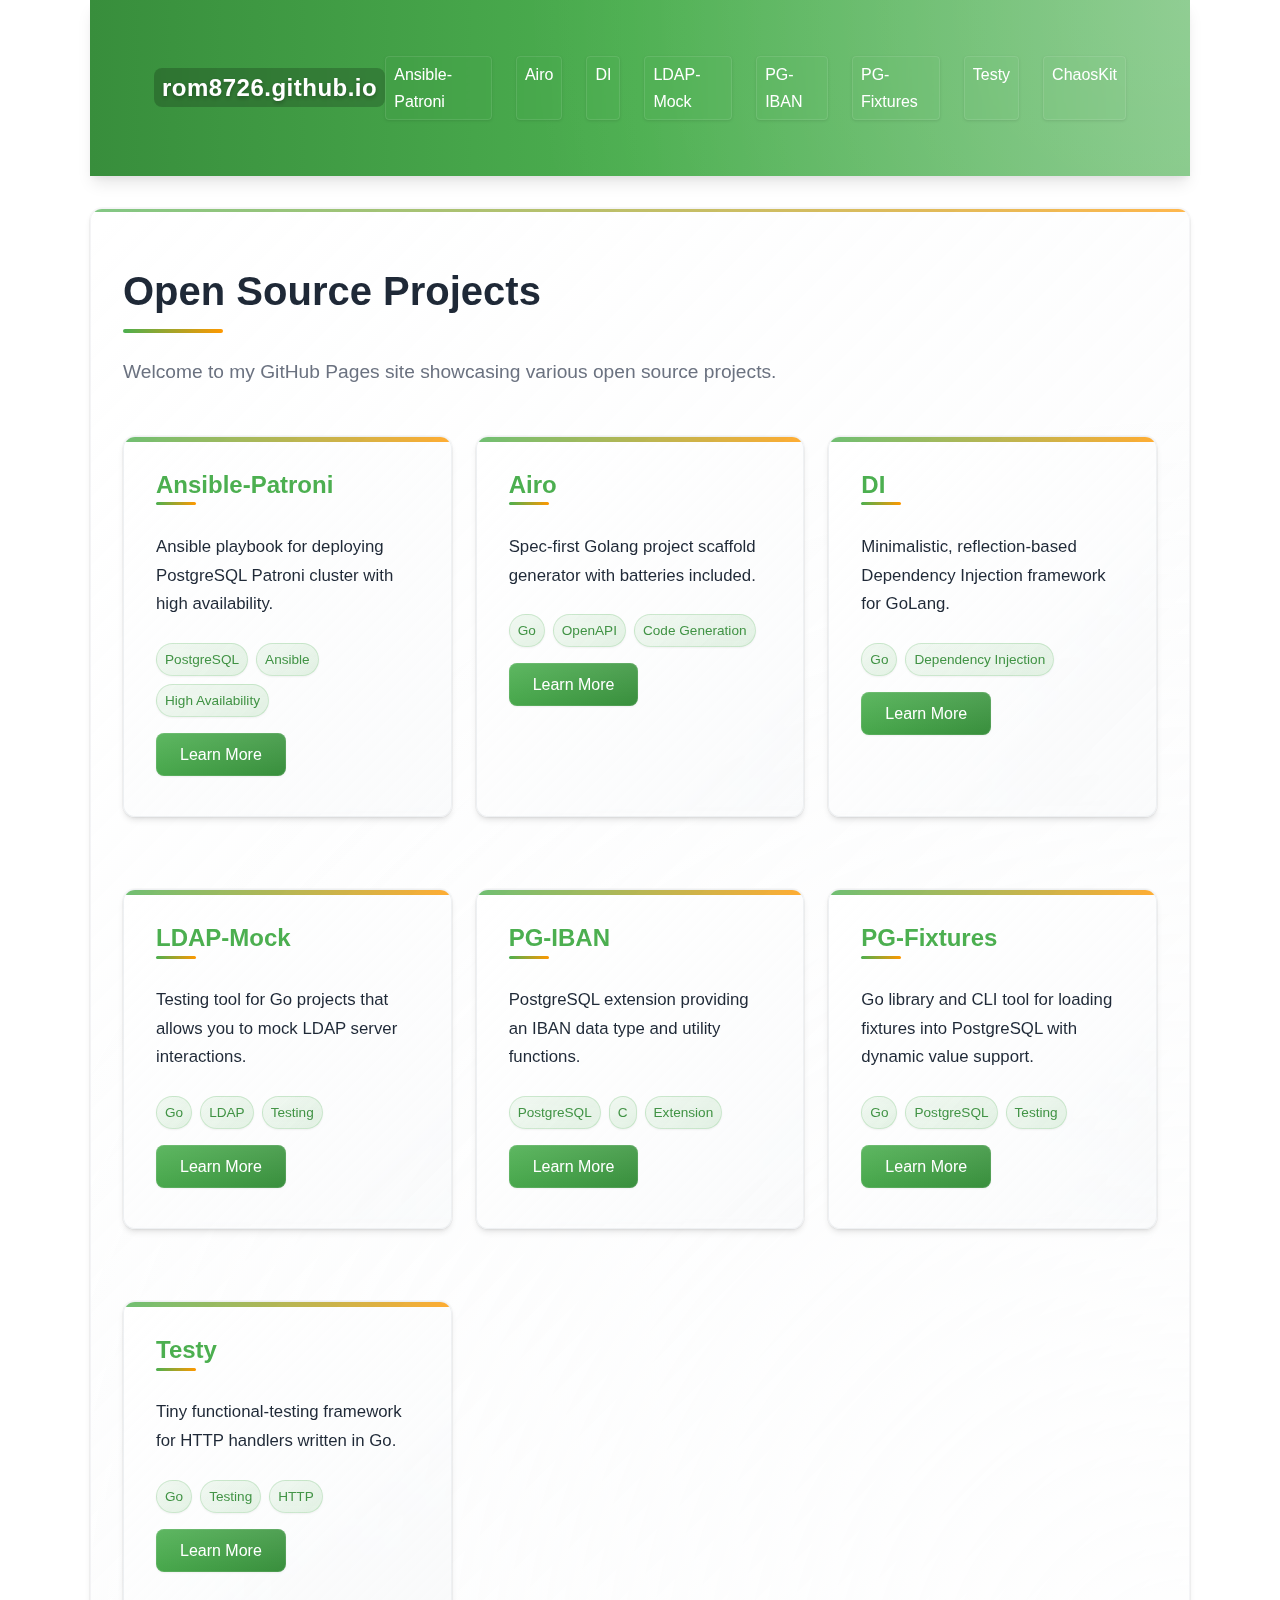
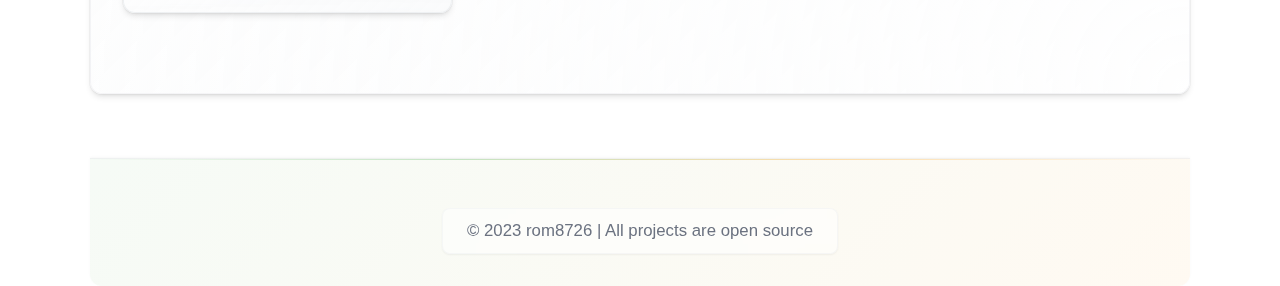
<file: index.html>
<!DOCTYPE html>
<html lang="en">

<head>
    <meta charset="UTF-8">
    <meta name="viewport" content="width=device-width, initial-scale=1.0">
    <meta name="description" content="A collection of open source projects by rom8726 including tools for Go development, PostgreSQL extensions, and DevOps utilities.">
    <link rel="icon" type="image/x-icon" href="favicon.ico">
    <title>rom8726.github.io - Open Source Projects</title>
    <link rel="stylesheet" href="styles.css">
</head>

<body>
    <header>
        <div class="container">
            <a href="index.html"><h2 class="site-title">rom8726.github.io</h2></a>
            <nav class="nav">
                <a href="ansible-patroni.html" class="nav-item">Ansible-Patroni</a>
                <a href="airo.html" class="nav-item">Airo</a>
                <a href="di.html" class="nav-item">DI</a>
                <a href="ldap_mock.html" class="nav-item">LDAP-Mock</a>
                <a href="pg_iban.html" class="nav-item">PG-IBAN</a>
                <a href="pgfixtures.html" class="nav-item">PG-Fixtures</a>
                <a href="testy.html" class="nav-item">Testy</a>
                <a href="chaoskit.html" class="nav-item">ChaosKit</a>
            </nav>
        </div>
    </header>

    <main class="container">
        <h1>Open Source Projects</h1>
        <p class="lead">Welcome to my GitHub Pages site showcasing various open source projects.</p>

        <div class="card-grid">
            <div class="card">
                <h3 class="card-title">Ansible-Patroni</h3>
                <p>Ansible playbook for deploying PostgreSQL Patroni cluster with high availability.</p>
                <div class="tags">
                    <span class="tag">PostgreSQL</span>
                    <span class="tag">Ansible</span>
                    <span class="tag">High Availability</span>
                </div>
                <a href="ansible-patroni.html" class="button">Learn More</a>
            </div>

            <div class="card">
                <h3 class="card-title">Airo</h3>
                <p>Spec-first Golang project scaffold generator with batteries included.</p>
                <div class="tags">
                    <span class="tag">Go</span>
                    <span class="tag">OpenAPI</span>
                    <span class="tag">Code Generation</span>
                </div>
                <a href="airo.html" class="button">Learn More</a>
            </div>

            <div class="card">
                <h3 class="card-title">DI</h3>
                <p>Minimalistic, reflection-based Dependency Injection framework for GoLang.</p>
                <div class="tags">
                    <span class="tag">Go</span>
                    <span class="tag">Dependency Injection</span>
                </div>
                <a href="di.html" class="button">Learn More</a>
            </div>

            <div class="card">
                <h3 class="card-title">LDAP-Mock</h3>
                <p>Testing tool for Go projects that allows you to mock LDAP server interactions.</p>
                <div class="tags">
                    <span class="tag">Go</span>
                    <span class="tag">LDAP</span>
                    <span class="tag">Testing</span>
                </div>
                <a href="ldap_mock.html" class="button">Learn More</a>
            </div>

            <div class="card">
                <h3 class="card-title">PG-IBAN</h3>
                <p>PostgreSQL extension providing an IBAN data type and utility functions.</p>
                <div class="tags">
                    <span class="tag">PostgreSQL</span>
                    <span class="tag">C</span>
                    <span class="tag">Extension</span>
                </div>
                <a href="pg_iban.html" class="button">Learn More</a>
            </div>

            <div class="card">
                <h3 class="card-title">PG-Fixtures</h3>
                <p>Go library and CLI tool for loading fixtures into PostgreSQL with dynamic value support.</p>
                <div class="tags">
                    <span class="tag">Go</span>
                    <span class="tag">PostgreSQL</span>
                    <span class="tag">Testing</span>
                </div>
                <a href="pgfixtures.html" class="button">Learn More</a>
            </div>

            <div class="card">
                <h3 class="card-title">Testy</h3>
                <p>Tiny functional-testing framework for HTTP handlers written in Go.</p>
                <div class="tags">
                    <span class="tag">Go</span>
                    <span class="tag">Testing</span>
                    <span class="tag">HTTP</span>
                </div>
                <a href="testy.html" class="button">Learn More</a>
            </div>
        </div>
    </main>

    <footer>
        <p>© 2023 rom8726 | All projects are open source</p>
    </footer>
</body>

</html>
</file>
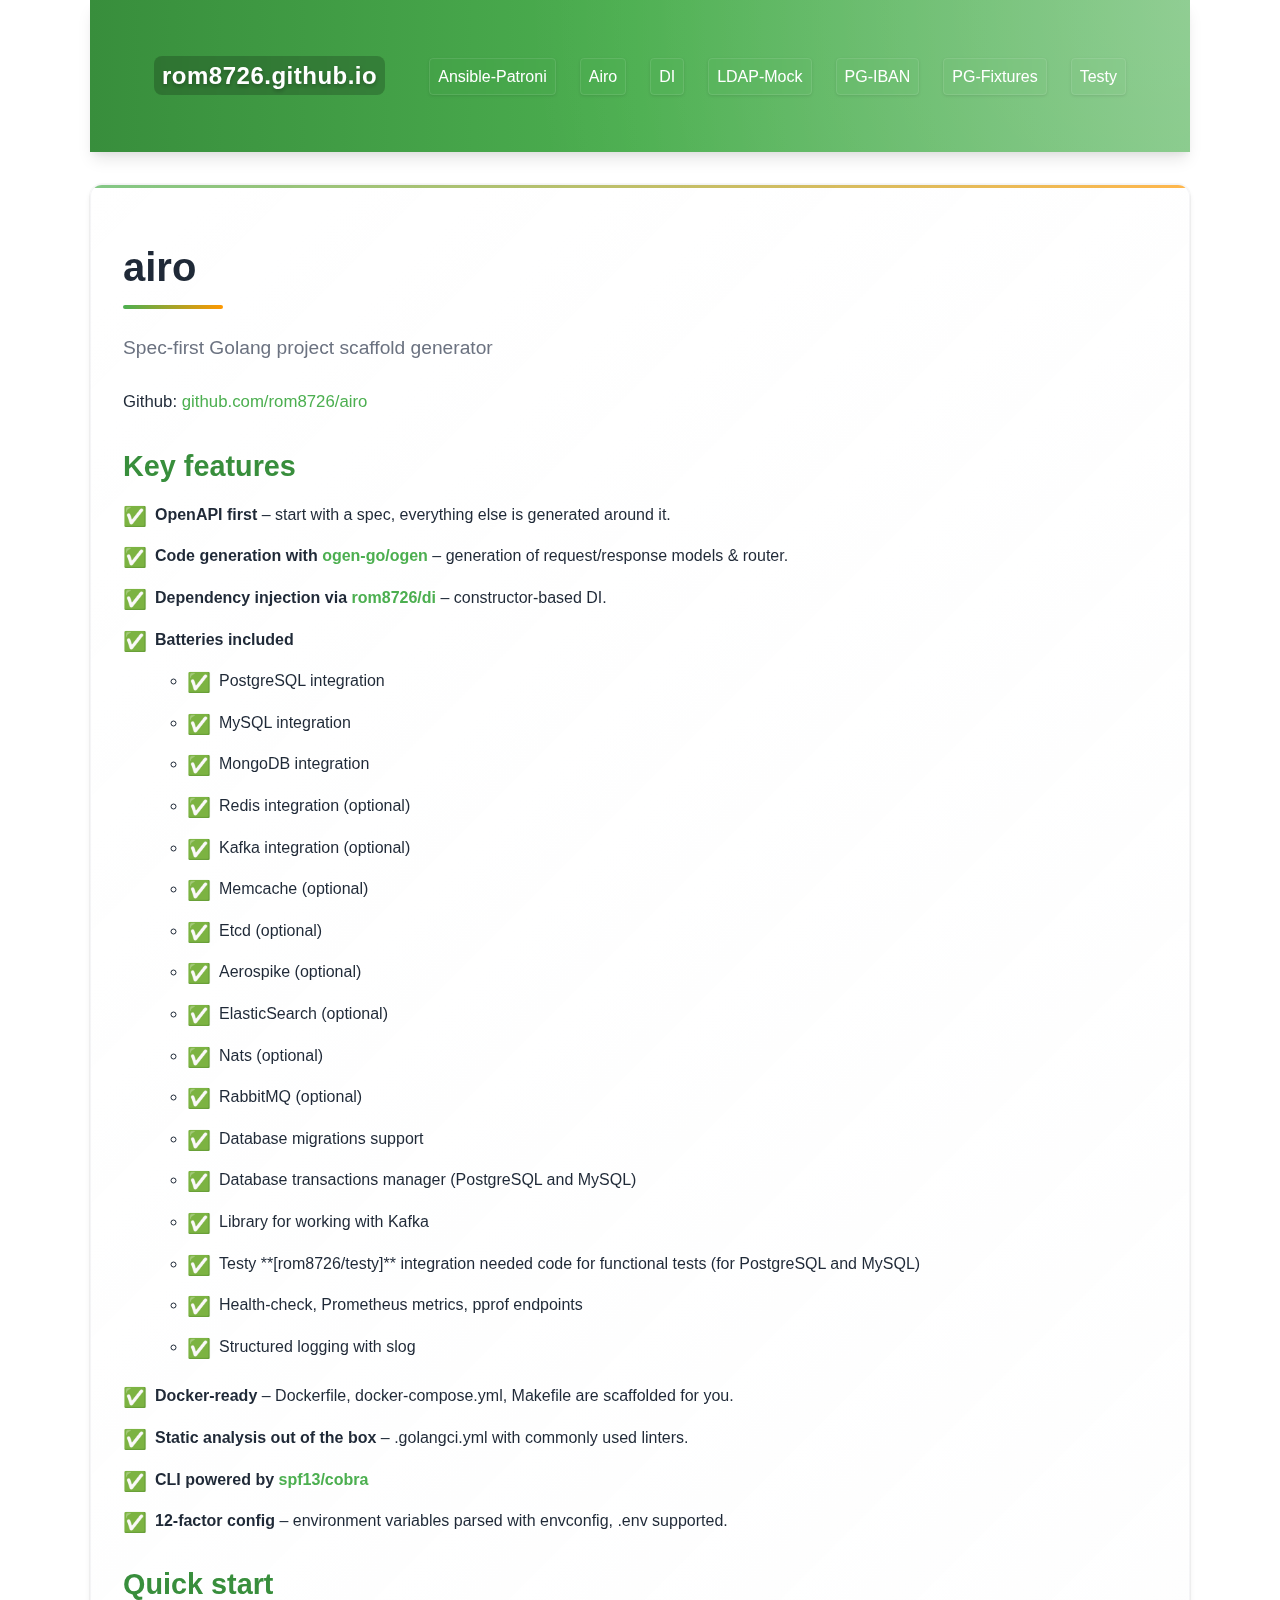
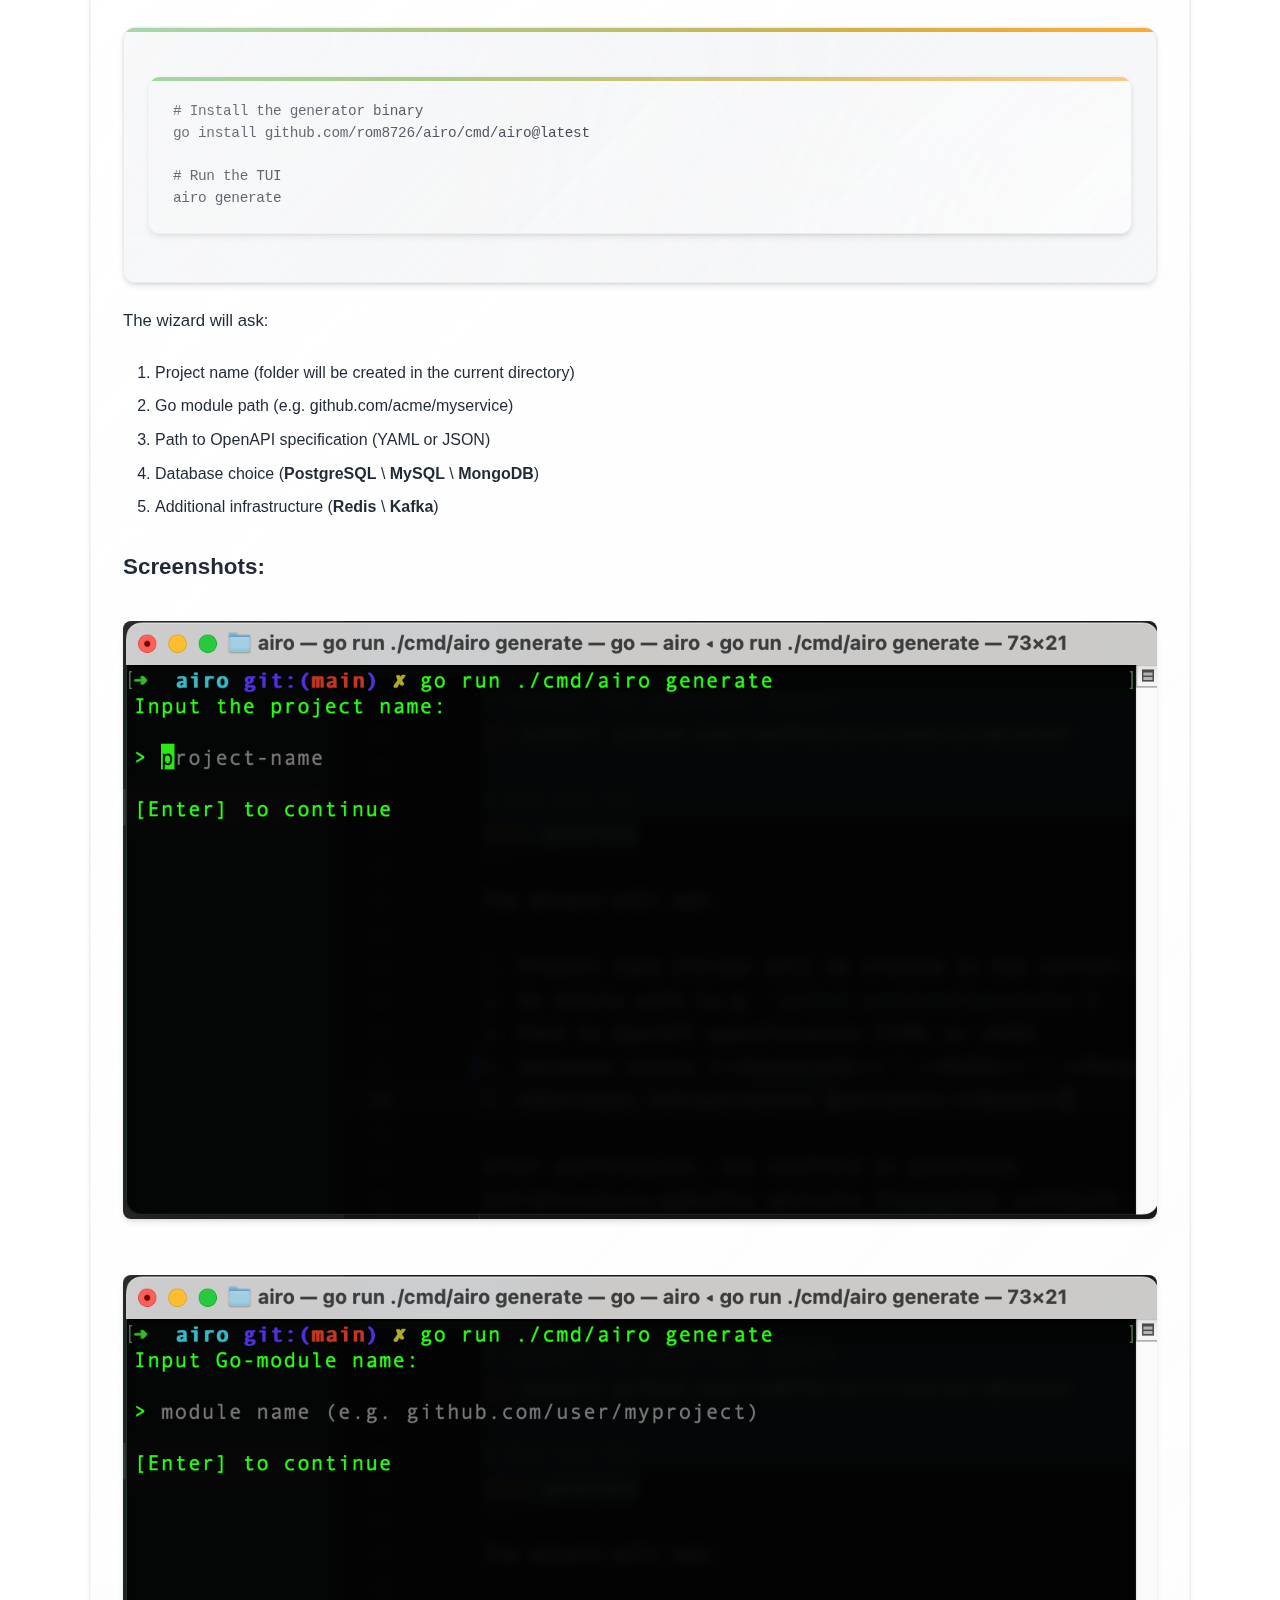
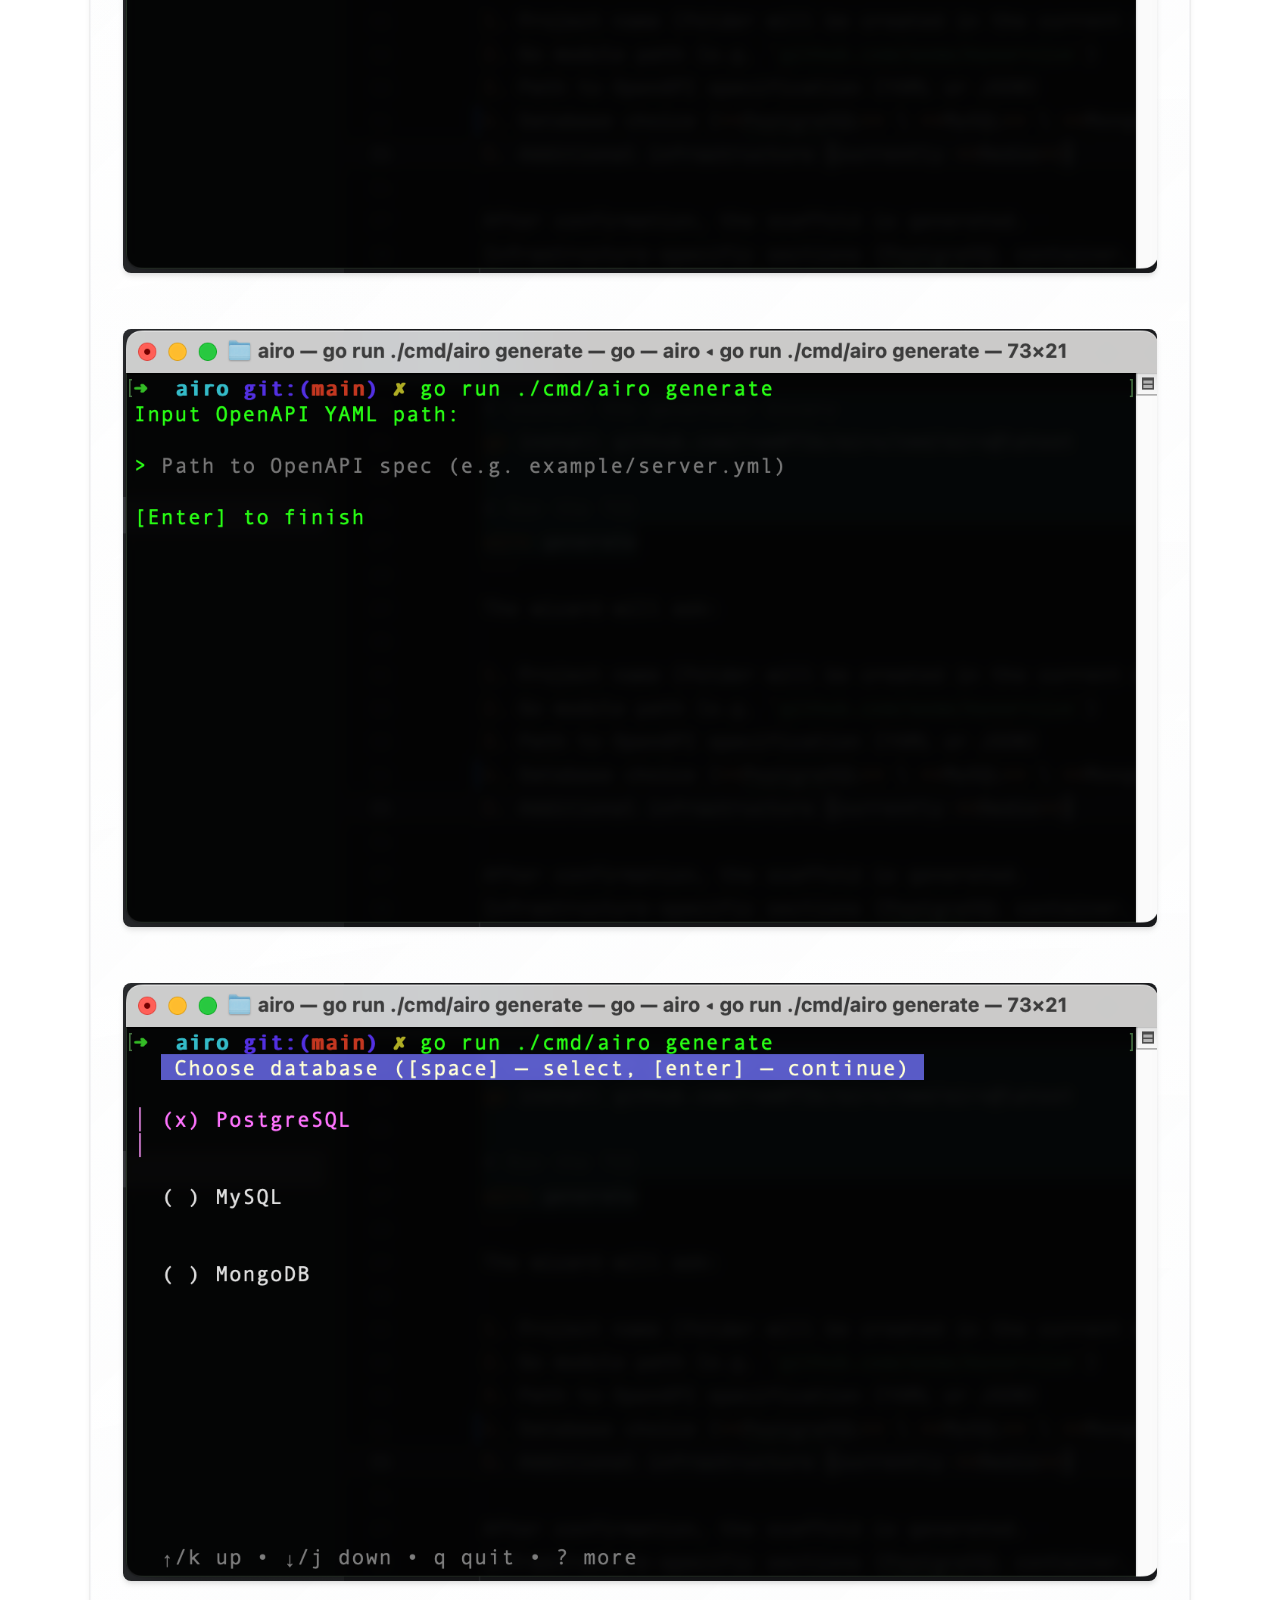
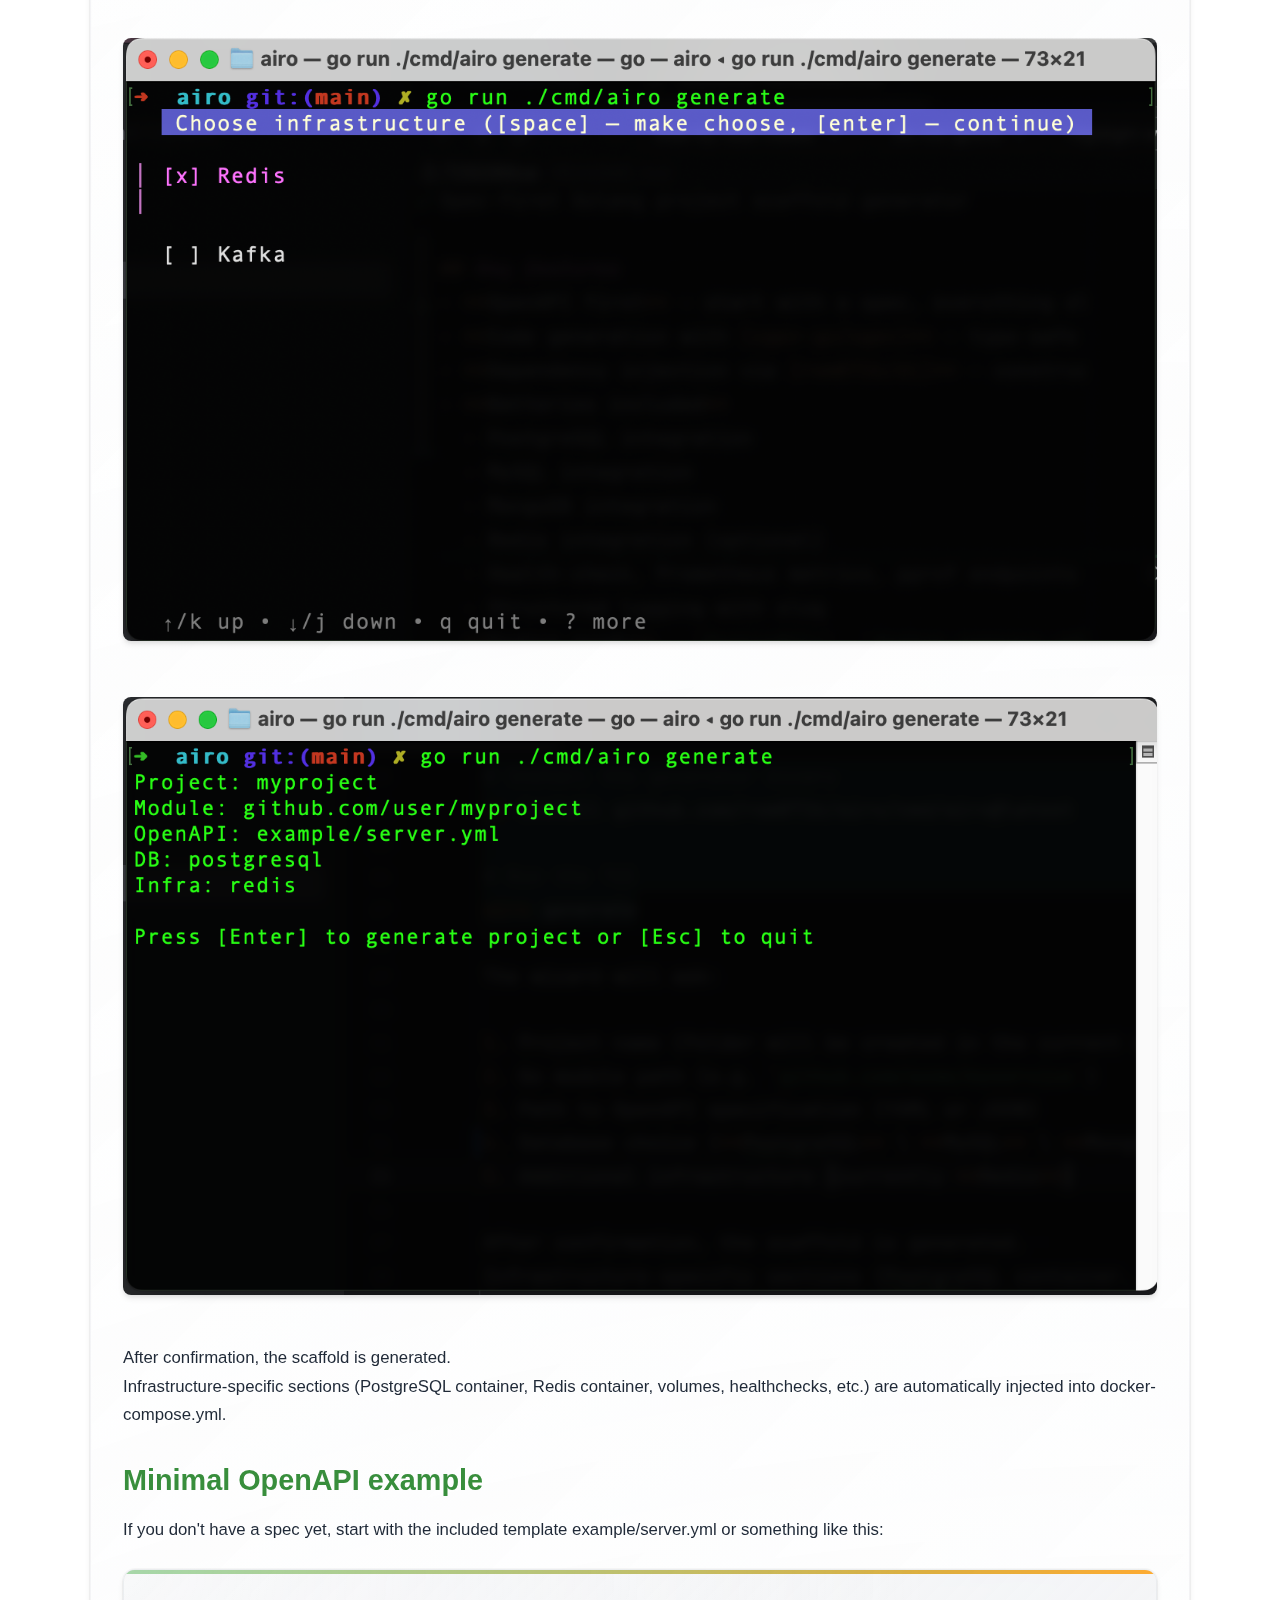
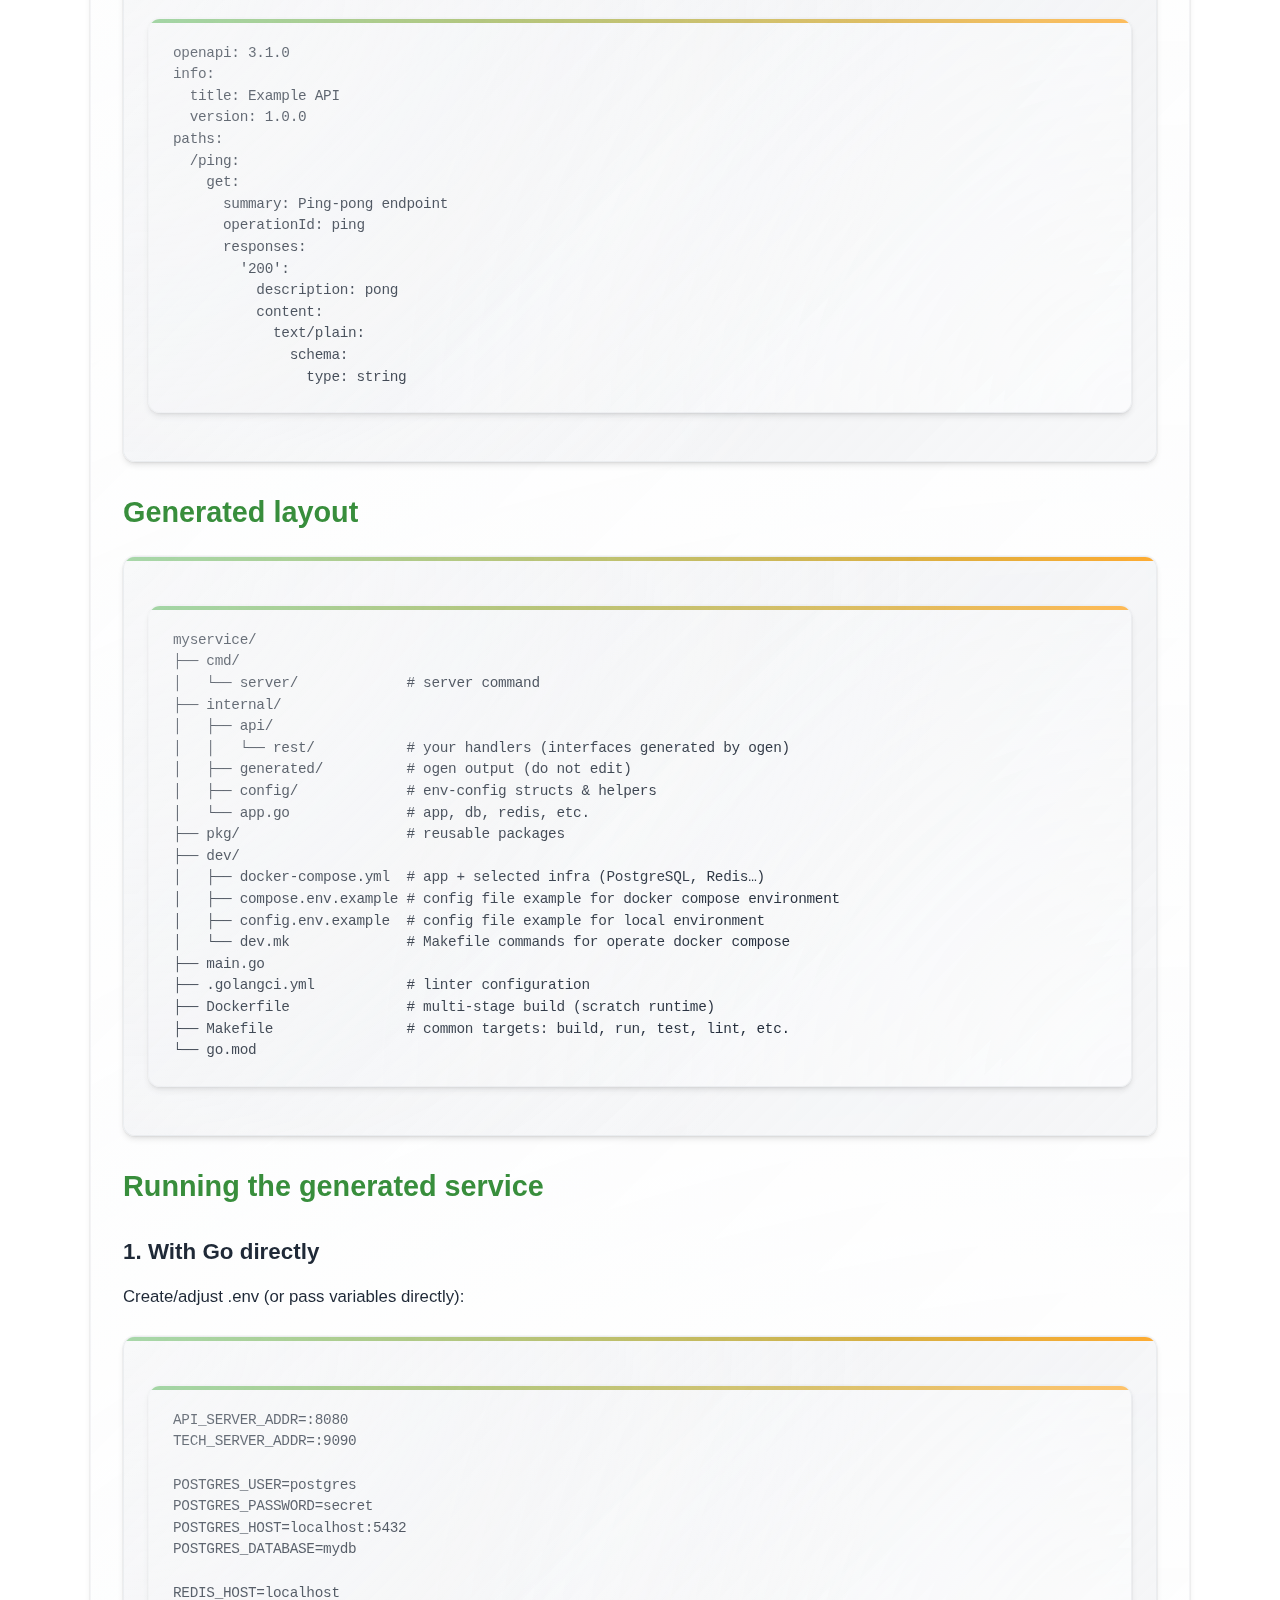
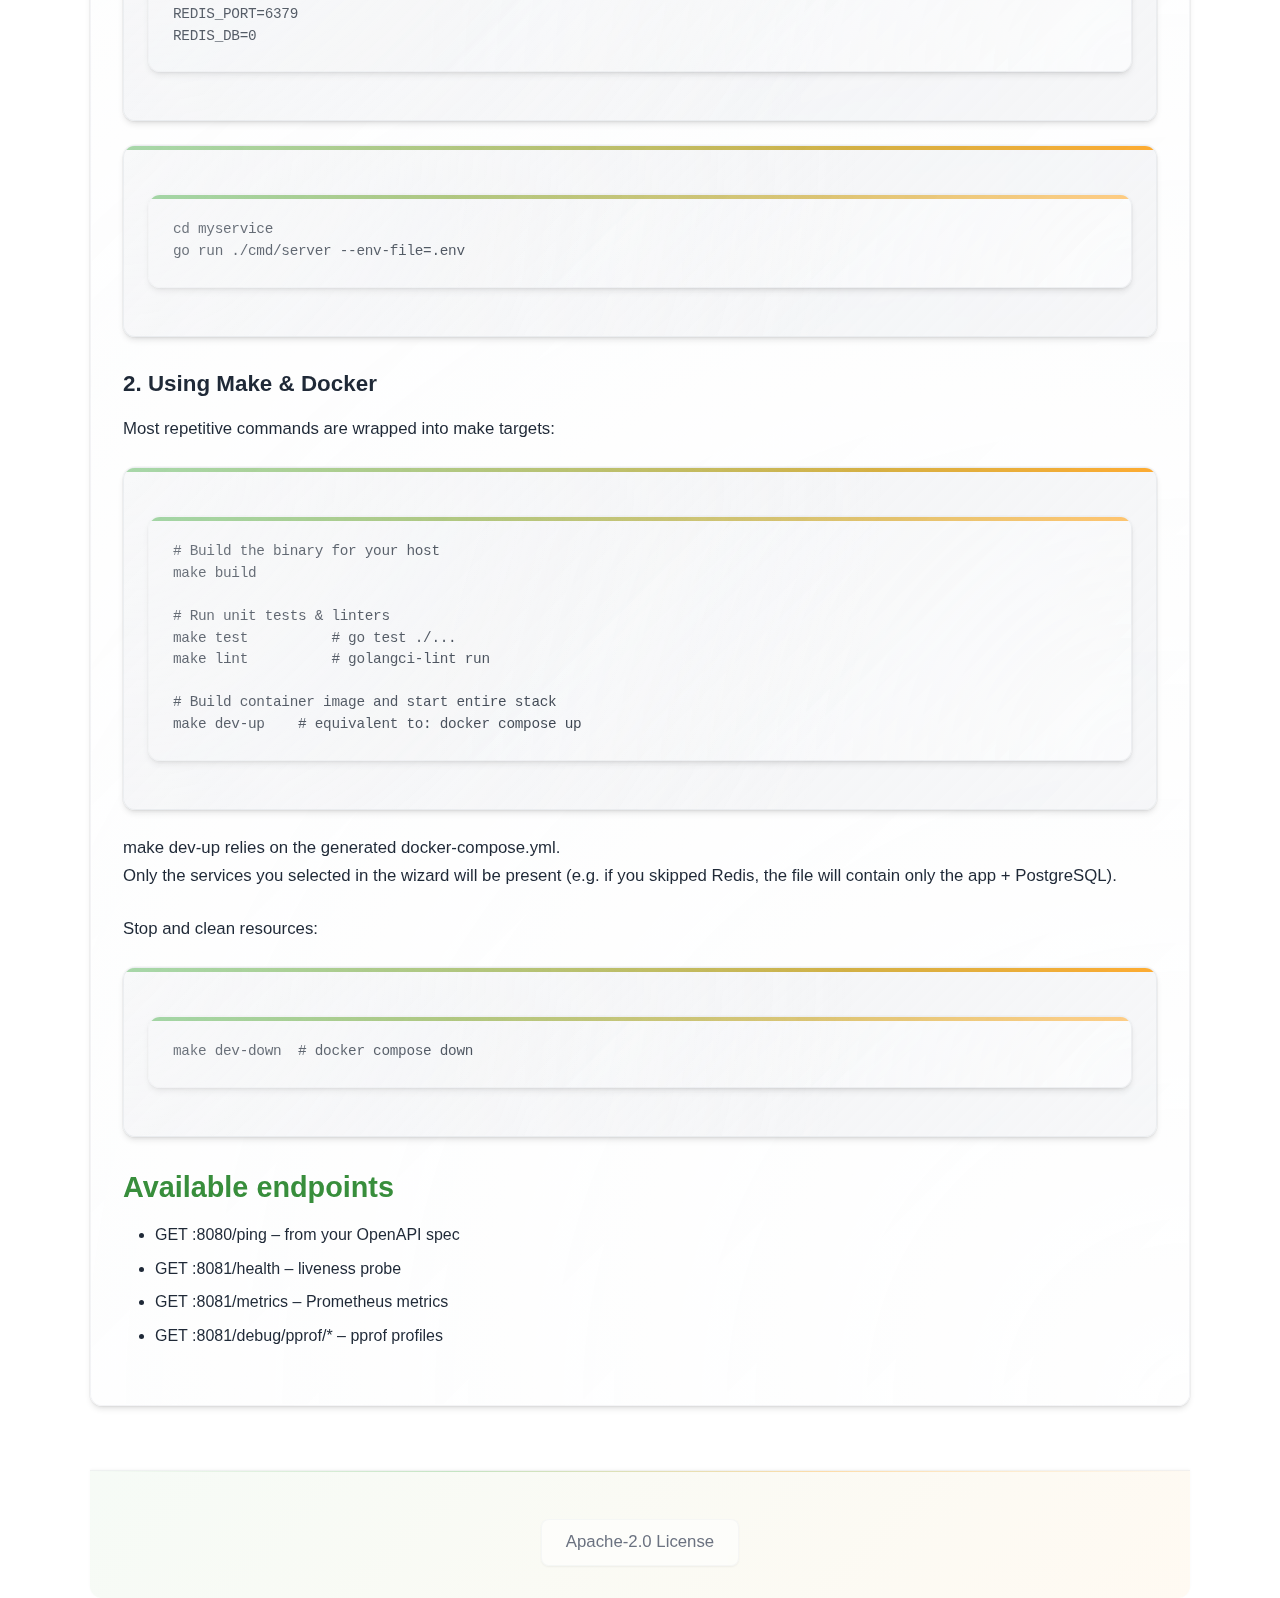
<file: airo.html>
<!DOCTYPE html>
<html lang="en">

<head>
    <link rel="icon" type="image/x-icon" href="favicon.ico">
    <meta charset="UTF-8">
    <meta name="viewport" content="width=device-width, initial-scale=1.0">
    <meta name="description" content="Airo is an OpenAPI-first Golang project scaffold generator with batteries included - supporting PostgreSQL, MySQL, MongoDB, Redis, Kafka and more.">
    <title>airo - Spec-first Golang project scaffold generator</title>
    <link rel="stylesheet" href="styles.css">
    <!-- Yandex.Metrika counter -->
    <script type="text/javascript">
        (function (m, e, t, r, i, k, a) {
            m[i] = m[i] || function () { (m[i].a = m[i].a || []).push(arguments) };
            m[i].l = 1 * new Date();
            for (var j = 0; j < document.scripts.length; j++) { if (document.scripts[j].src === r) { return; } }
            k = e.createElement(t), a = e.getElementsByTagName(t)[0], k.async = 1, k.src = r, a.parentNode.insertBefore(k, a)
        })
            (window, document, "script", "https://mc.yandex.ru/metrika/tag.js", "ym");

        ym(101946943, "init", {
            clickmap: true,
            trackLinks: true,
            accurateTrackBounce: true
        });
    </script>
    <noscript>
        <div><img src="https://mc.yandex.ru/watch/101946943" style="position:absolute; left:-9999px;" alt="" /></div>
    </noscript>
    <!-- /Yandex.Metrika counter -->
</head>

<body>
    <header>
        <div class="container">
            <a href="index.html"><h2 class="site-title">rom8726.github.io</h2></a>
            <nav class="nav">
                <a href="ansible-patroni.html" class="nav-item">Ansible-Patroni</a>
                <a href="airo.html" class="nav-item">Airo</a>
                <a href="di.html" class="nav-item">DI</a>
                <a href="ldap_mock.html" class="nav-item">LDAP-Mock</a>
                <a href="pg_iban.html" class="nav-item">PG-IBAN</a>
                <a href="pgfixtures.html" class="nav-item">PG-Fixtures</a>
                <a href="testy.html" class="nav-item">Testy</a>
            </nav>
        </div>
    </header>

    <main class="container">
        <h1>airo</h1>
        <p class="lead">Spec-first Golang project scaffold generator</p>
        <p>Github: <a href="https://github.com/rom8726/airo">github.com/rom8726/airo</a></p>

    <h2>Key features</h2>
    <ul class="features">
        <li><strong>OpenAPI first</strong> – start with a spec, everything else is generated around it.</li>
        <li><strong>Code generation with <a href="https://github.com/ogen-go/ogen">ogen-go/ogen</a></strong> –
            generation of request/response models & router.</li>
        <li><strong>Dependency injection via <a href="https://github.com/rom8726/di">rom8726/di</a></strong> –
            constructor-based DI.</li>
        <li><strong>Batteries included</strong>
            <ul>
                <li>PostgreSQL integration</li>
                <li>MySQL integration</li>
                <li>MongoDB integration</li>
                <li>Redis integration (optional)</li>
                <li>Kafka integration (optional)</li>
                <li>Memcache (optional)</li>
                <li>Etcd (optional)</li>
                <li>Aerospike (optional)</li>
                <li>ElasticSearch (optional)</li>
                <li>Nats (optional)</li>
                <li>RabbitMQ (optional)</li>
                <li>Database migrations support</li>
                <li>Database transactions manager (PostgreSQL and MySQL)</li>
                <li>Library for working with Kafka</li>
                <li>Testy **[rom8726/testy]** integration needed code for functional tests (for PostgreSQL and MySQL)</li>
                <li>Health-check, Prometheus metrics, pprof endpoints</li>
                <li>Structured logging with slog</li>
            </ul>
        </li>
        <li><strong>Docker-ready</strong> – Dockerfile, docker-compose.yml, Makefile are scaffolded for you.</li>
        <li><strong>Static analysis out of the box</strong> – .golangci.yml with commonly used linters.</li>
        <li><strong>CLI powered by <a href="https://github.com/spf13/cobra">spf13/cobra</a></strong></li>
        <li><strong>12-factor config</strong> – environment variables parsed with envconfig, .env supported.</li>
    </ul>

    <h2>Quick start</h2>
    <div class="example">
        <pre><code># Install the generator binary
go install github.com/rom8726/airo/cmd/airo@latest

# Run the TUI
airo generate</code></pre>
    </div>

    <p>The wizard will ask:</p>
    <ol>
        <li>Project name (folder will be created in the current directory)</li>
        <li>Go module path (e.g. github.com/acme/myservice)</li>
        <li>Path to OpenAPI specification (YAML or JSON)</li>
        <li>Database choice (<strong>PostgreSQL</strong> \ <strong>MySQL</strong> \ <strong>MongoDB</strong>)</li>
        <li>Additional infrastructure (<strong>Redis</strong> \ <strong>Kafka</strong>)</li>
    </ol>

    <h3>Screenshots:</h3>
    <div>
        <img src="./docs/wizard1.png" alt="Enter project name" />
        <img src="./docs/wizard2.png" alt="Enter module name" />
        <img src="./docs/wizard3.png" alt="Enter OpenAPI specification file path" />
        <img src="./docs/wizard4.png" alt="Choose database type" />
        <img src="./docs/wizard5.png" alt="Choose additional infrastructure" />
        <img src="./docs/wizard6.png" alt="Confirmation" />
    </div>

    <p>After confirmation, the scaffold is generated.<br>
        Infrastructure-specific sections (PostgreSQL container, Redis container, volumes, healthchecks, etc.) are
        automatically injected into docker-compose.yml.</p>

    <h2>Minimal OpenAPI example</h2>
    <p>If you don't have a spec yet, start with the included template example/server.yml or something like this:</p>
    <div class="example">
        <pre><code>openapi: 3.1.0
info:
  title: Example API
  version: 1.0.0
paths:
  /ping:
    get:
      summary: Ping-pong endpoint
      operationId: ping
      responses:
        '200':
          description: pong
          content:
            text/plain:
              schema:
                type: string</code></pre>
    </div>

    <h2>Generated layout</h2>
    <div class="example">
        <pre><code>myservice/
├── cmd/
│   └── server/             # server command
├── internal/
│   ├── api/
│   │   └── rest/           # your handlers (interfaces generated by ogen)
│   ├── generated/          # ogen output (do not edit)
│   ├── config/             # env-config structs & helpers
│   └── app.go              # app, db, redis, etc.
├── pkg/                    # reusable packages
├── dev/
│   ├── docker-compose.yml  # app + selected infra (PostgreSQL, Redis…)
│   ├── compose.env.example # config file example for docker compose environment
│   ├── config.env.example  # config file example for local environment
│   └── dev.mk              # Makefile commands for operate docker compose
├── main.go
├── .golangci.yml           # linter configuration
├── Dockerfile              # multi-stage build (scratch runtime)
├── Makefile                # common targets: build, run, test, lint, etc.
└── go.mod</code></pre>
    </div>

    <h2>Running the generated service</h2>

    <h3>1. With Go directly</h3>
    <p>Create/adjust .env (or pass variables directly):</p>
    <div class="example">
        <pre><code>API_SERVER_ADDR=:8080
TECH_SERVER_ADDR=:9090

POSTGRES_USER=postgres
POSTGRES_PASSWORD=secret
POSTGRES_HOST=localhost:5432
POSTGRES_DATABASE=mydb

REDIS_HOST=localhost
REDIS_PORT=6379
REDIS_DB=0</code></pre>
    </div>

    <div class="example">
        <pre><code>cd myservice
go run ./cmd/server --env-file=.env</code></pre>
    </div>

    <h3>2. Using Make & Docker</h3>
    <p>Most repetitive commands are wrapped into make targets:</p>
    <div class="example">
        <pre><code># Build the binary for your host
make build

# Run unit tests & linters
make test          # go test ./...
make lint          # golangci-lint run

# Build container image and start entire stack
make dev-up    # equivalent to: docker compose up</code></pre>
    </div>

    <p>make dev-up relies on the generated docker-compose.yml.<br>
        Only the services you selected in the wizard will be present (e.g. if you skipped Redis, the file will contain
        only the app + PostgreSQL).</p>

    <p>Stop and clean resources:</p>
    <div class="example">
        <pre><code>make dev-down  # docker compose down</code></pre>
    </div>

    <h2>Available endpoints</h2>
    <ul>
        <li>GET :8080/ping – from your OpenAPI spec</li>
        <li>GET :8081/health – liveness probe</li>
        <li>GET :8081/metrics – Prometheus metrics</li>
        <li>GET :8081/debug/pprof/* – pprof profiles</li>
    </ul>

    </main>

    <footer>
        <p>Apache-2.0 License</p>
    </footer>
</body>

</html>
</file>
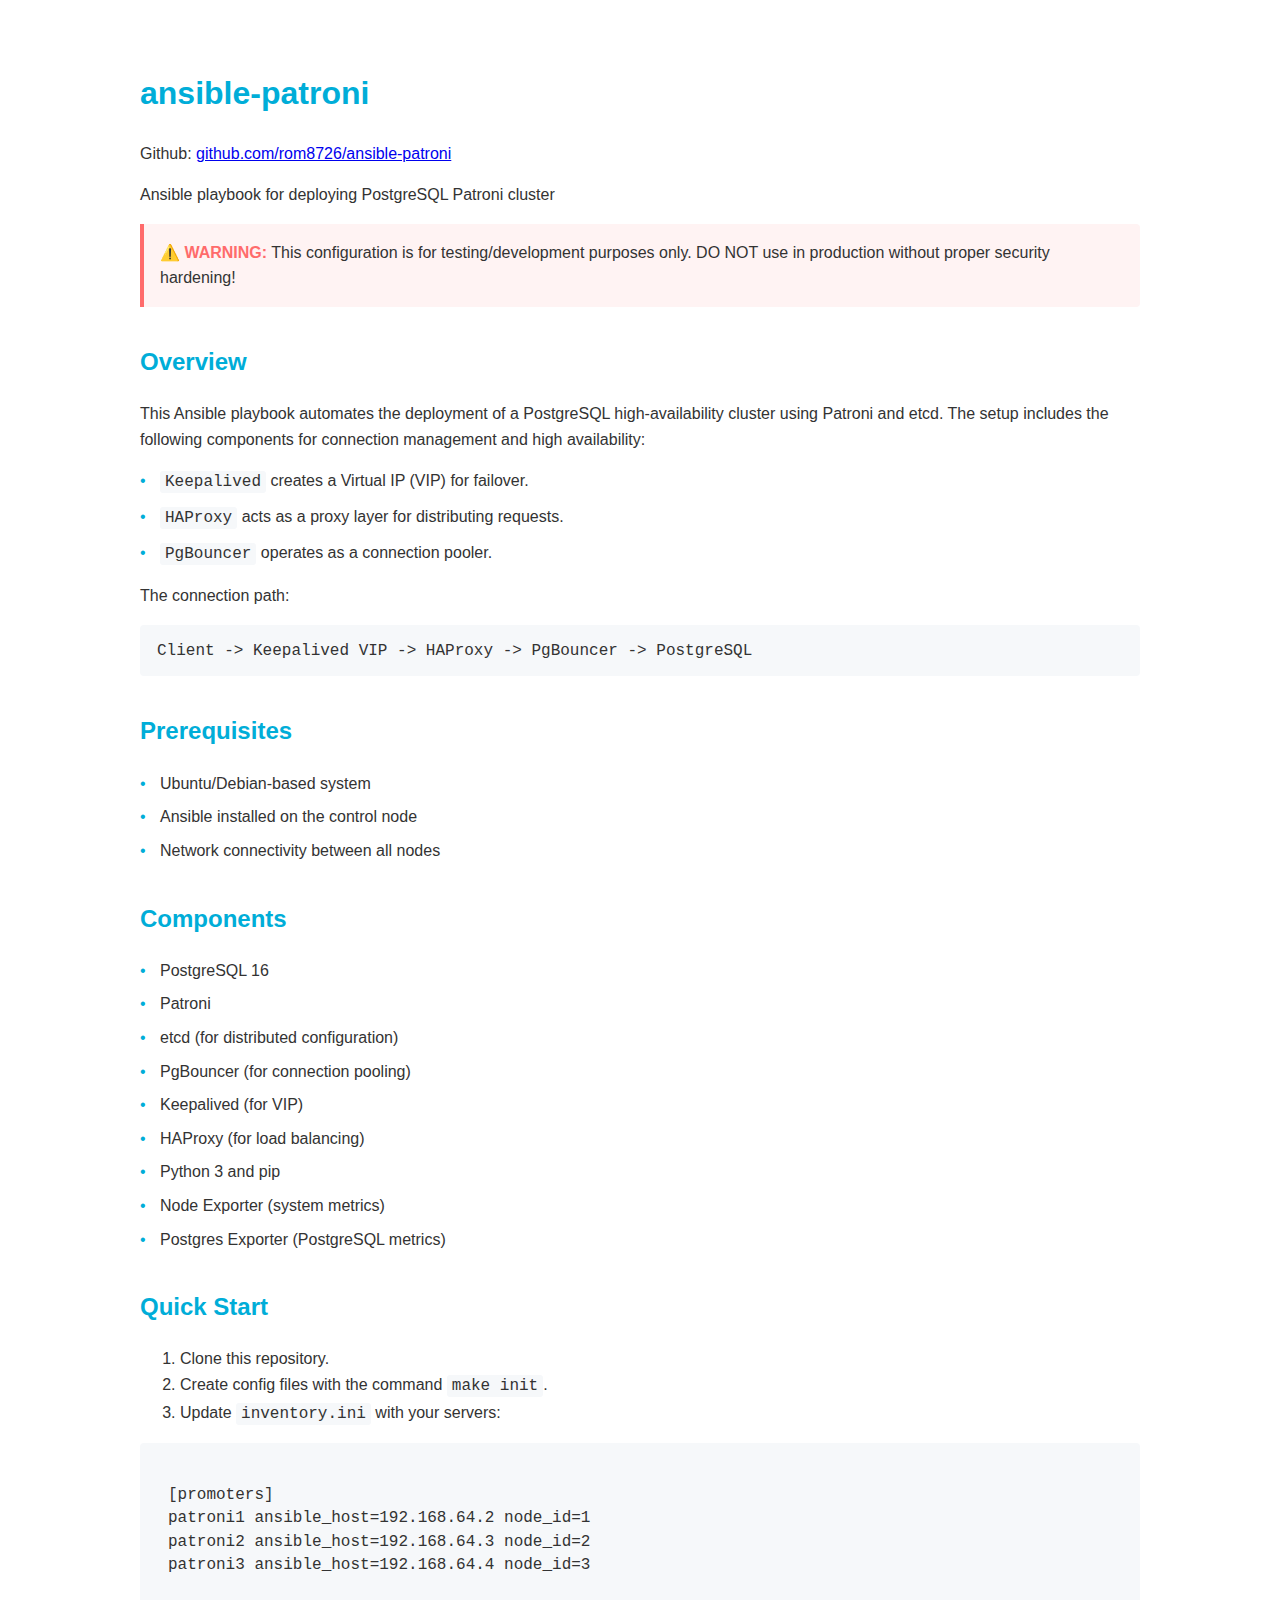
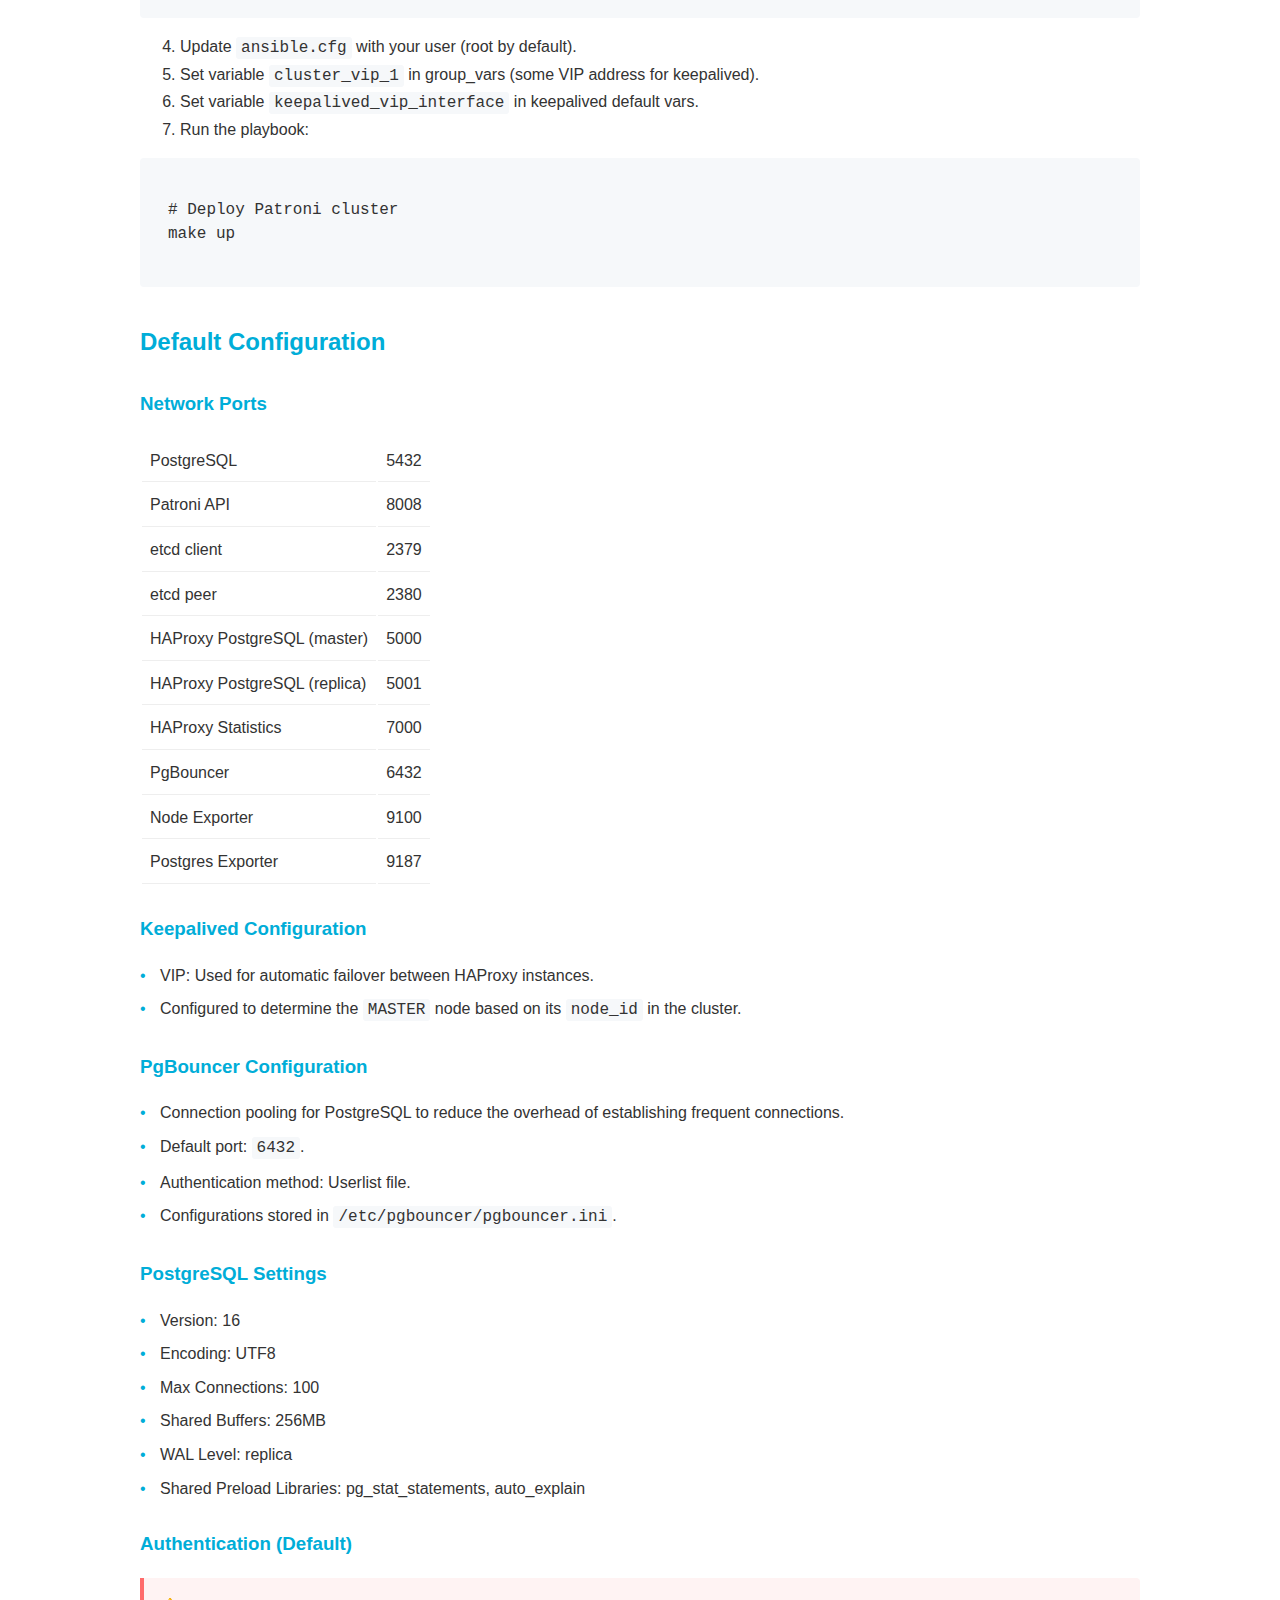
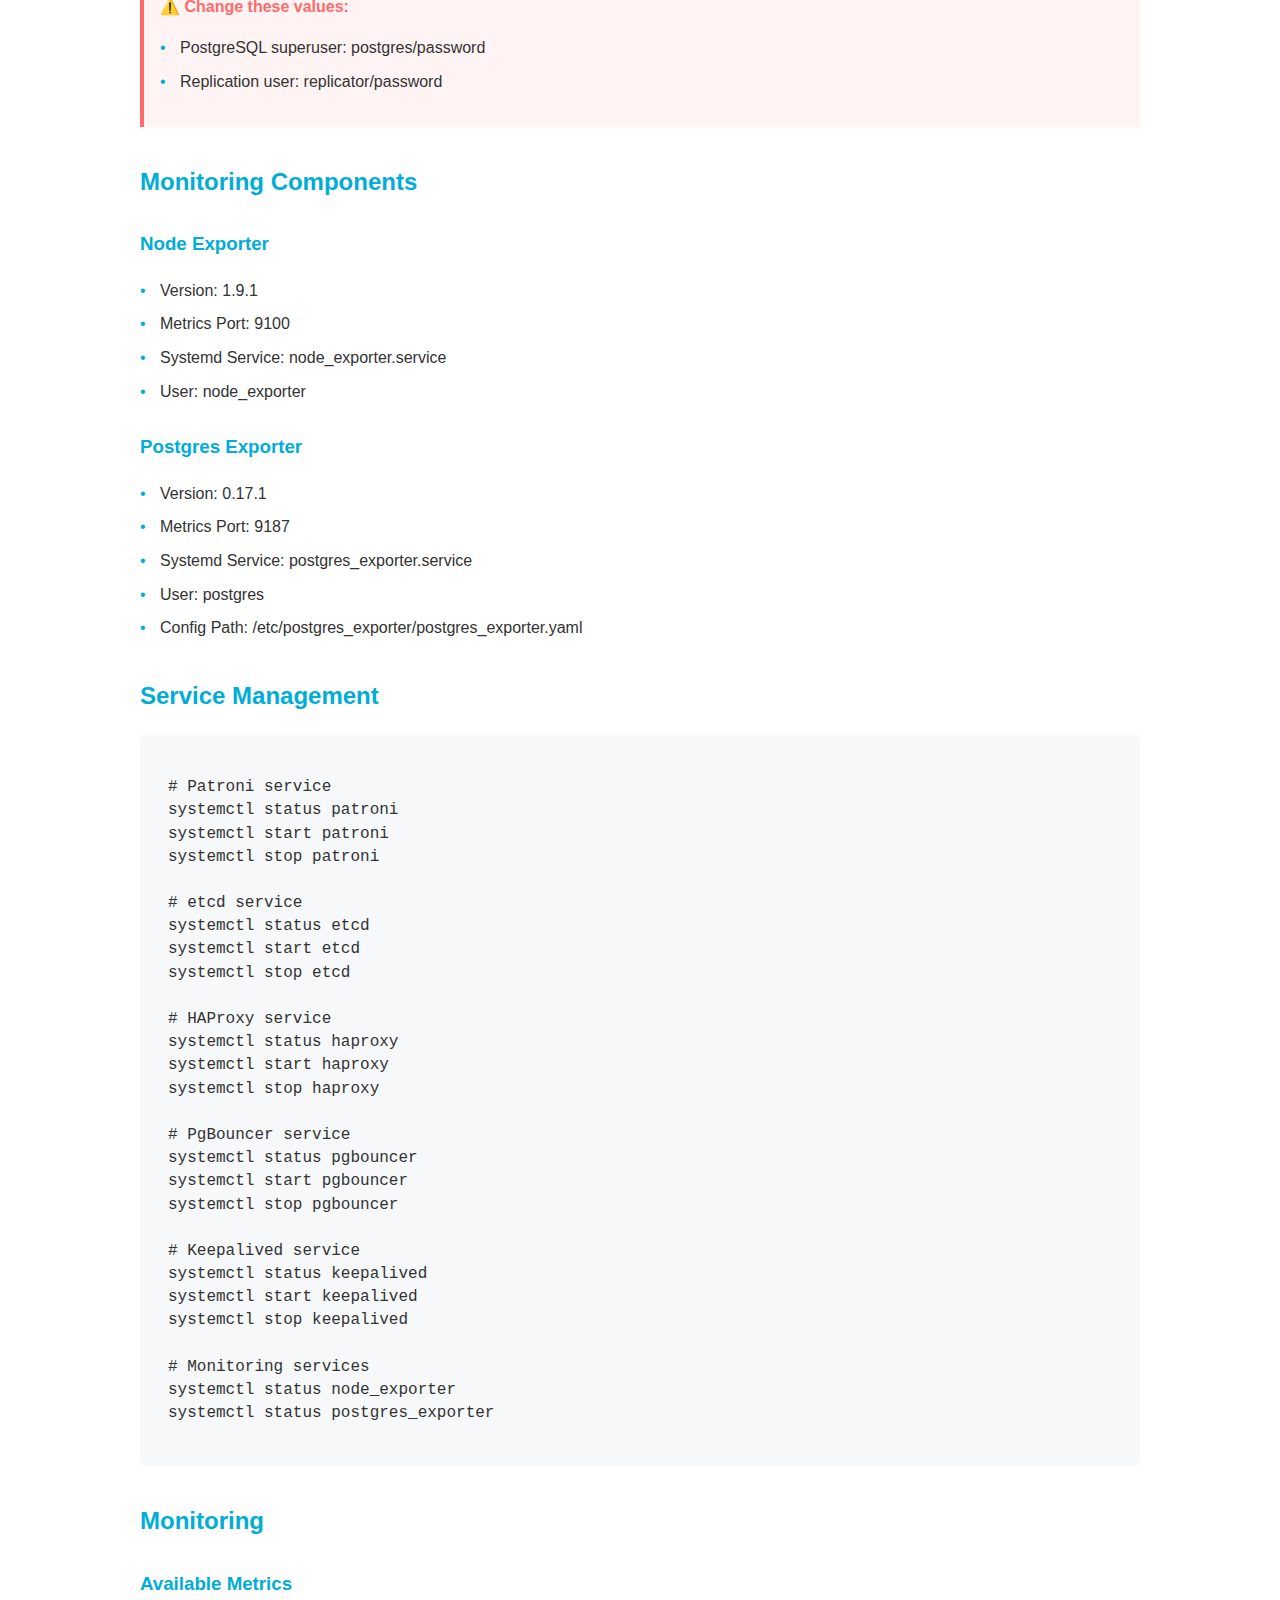
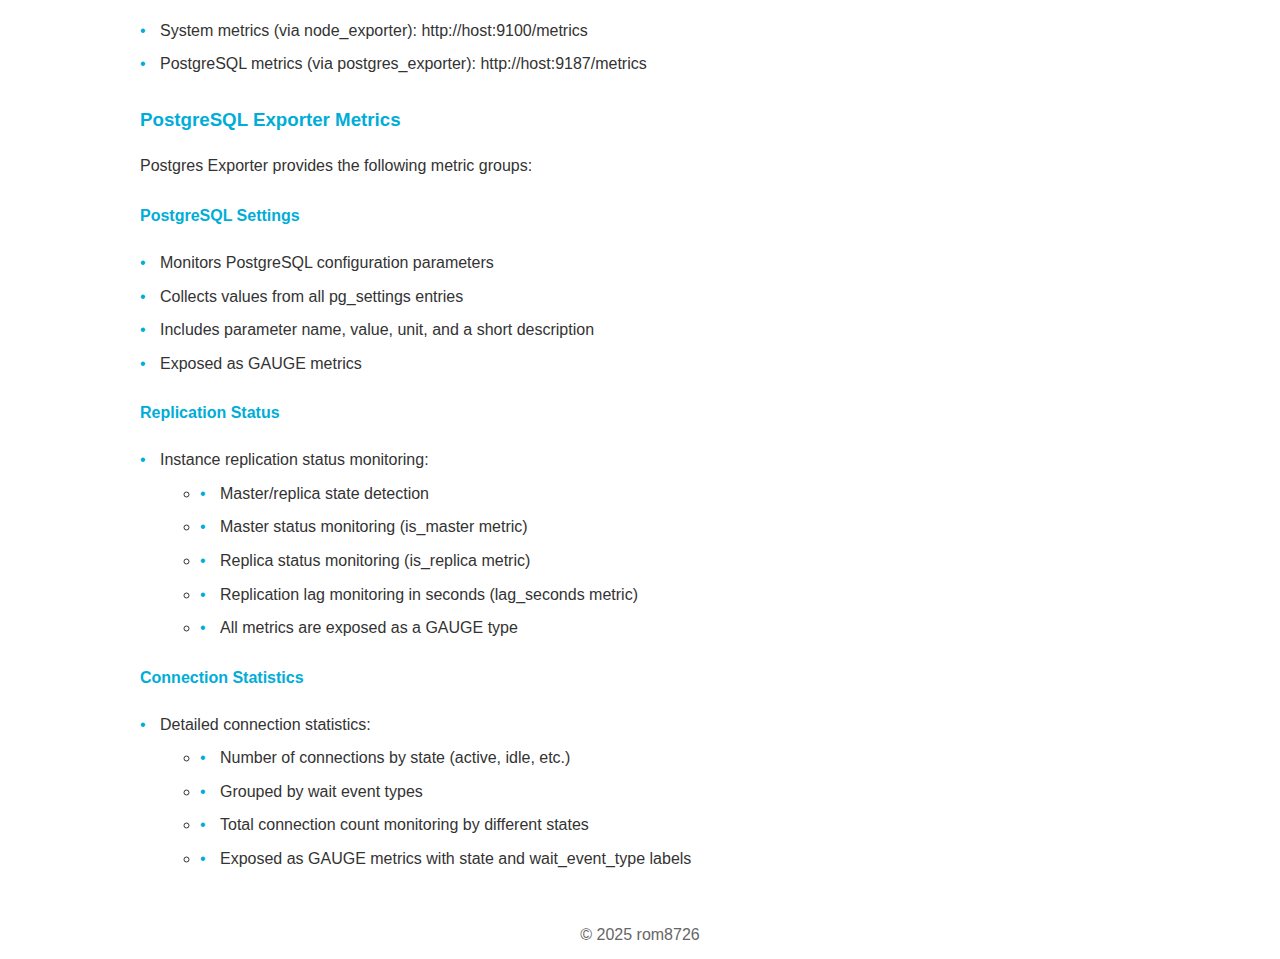
<file: ansible-patroni.html>
<!DOCTYPE html>
<html lang="en">

<head>
    <meta charset="UTF-8">
    <meta name="viewport" content="width=device-width, initial-scale=1.0">
    <link rel="icon" type="image/x-icon" href="favicon.ico">
    <title>ansible-patroni - PostgreSQL Patroni Cluster Deployment</title>
    <style>
        :root {
            --primary-color: #00ADD8;
            --text-color: #333;
            --bg-color: #fff;
            --code-bg: #f6f8fa;
            --warning-color: #ff6b6b;
        }

        body {
            font-family: -apple-system, BlinkMacSystemFont, 'Segoe UI', Roboto, Oxygen, Ubuntu, sans-serif;
            line-height: 1.6;
            color: var(--text-color);
            max-width: 1000px;
            margin: 0 auto;
            padding: 20px;
            background: var(--bg-color);
        }

        h1,
        h2,
        h3,
        h4 {
            color: var(--primary-color);
            margin-top: 1.5em;
        }

        code {
            background: var(--code-bg);
            padding: 2px 5px;
            border-radius: 3px;
            font-family: 'Monaco', 'Consolas', monospace;
        }

        pre code {
            display: block;
            padding: 16px;
            overflow-x: auto;
            line-height: 1.45;
        }

        .warning {
            background-color: #fff3f3;
            border-left: 4px solid var(--warning-color);
            padding: 1em;
            margin: 1em 0;
            border-radius: 0 4px 4px 0;
        }

        .warning strong {
            color: var(--warning-color);
        }

        .component-list {
            list-style: none;
            padding-left: 0;
        }

        .component-list li {
            margin: 8px 0;
            padding-left: 20px;
            position: relative;
        }

        .component-list li:before {
            content: "•";
            position: absolute;
            left: 0;
            color: var(--primary-color);
        }

        .config-table {
            width: 100%;
            border-collapse: collapse;
            margin: 1em 0;
        }

        .config-table td {
            padding: 8px;
            border-bottom: 1px solid #eee;
        }

        .config-table tr:hover {
            background: #f8f9fa;
        }

        .service-command {
            background: var(--code-bg);
            padding: 12px;
            margin: 8px 0;
            border-radius: 4px;
        }
    </style>
</head>

<body>
    <h1>ansible-patroni</h1>
    <p>Github: <a href="https://github.com/rom8726/ansible-patroni">github.com/rom8726/ansible-patroni</a></p>
    <p>Ansible playbook for deploying PostgreSQL Patroni cluster</p>

    <div class="warning">
        <strong>⚠️ WARNING:</strong> This configuration is for testing/development purposes only. DO NOT use in
        production without proper security hardening!
    </div>

    <h2>Overview</h2>
    <p>This Ansible playbook automates the deployment of a PostgreSQL high-availability cluster using Patroni and etcd.
        The setup includes the following components for connection management and high availability:</p>
    <ul class="component-list">
        <li><code>Keepalived</code> creates a Virtual IP (VIP) for failover.</li>
        <li><code>HAProxy</code> acts as a proxy layer for distributing requests.</li>
        <li><code>PgBouncer</code> operates as a connection pooler.</li>
    </ul>

    <p>The connection path:</p>
    <div class="service-command">
        <code>Client -> Keepalived VIP -> HAProxy -> PgBouncer -> PostgreSQL</code>
    </div>

    <h2>Prerequisites</h2>
    <ul class="component-list">
        <li>Ubuntu/Debian-based system</li>
        <li>Ansible installed on the control node</li>
        <li>Network connectivity between all nodes</li>
    </ul>

    <h2>Components</h2>
    <ul class="component-list">
        <li>PostgreSQL 16</li>
        <li>Patroni</li>
        <li>etcd (for distributed configuration)</li>
        <li>PgBouncer (for connection pooling)</li>
        <li>Keepalived (for VIP)</li>
        <li>HAProxy (for load balancing)</li>
        <li>Python 3 and pip</li>
        <li>Node Exporter (system metrics)</li>
        <li>Postgres Exporter (PostgreSQL metrics)</li>
    </ul>

    <h2>Quick Start</h2>
    <ol>
        <li>Clone this repository.</li>
        <li>Create config files with the command <code>make init</code>.</li>
        <li>Update <code>inventory.ini</code> with your servers:</li>
    </ol>
    <div class="service-command">
        <pre><code>[promoters]
patroni1 ansible_host=192.168.64.2 node_id=1
patroni2 ansible_host=192.168.64.3 node_id=2
patroni3 ansible_host=192.168.64.4 node_id=3</code></pre>
    </div>

    <ol start="4">
        <li>Update <code>ansible.cfg</code> with your user (root by default).</li>
        <li>Set variable <code>cluster_vip_1</code> in group_vars (some VIP address for keepalived).</li>
        <li>Set variable <code>keepalived_vip_interface</code> in keepalived default vars.</li>
        <li>Run the playbook:</li>
    </ol>
    <div class="service-command">
        <pre><code># Deploy Patroni cluster
make up</code></pre>
    </div>

    <h2>Default Configuration</h2>

    <h3>Network Ports</h3>
    <div class="config-table">
        <table>
            <tr>
                <td>PostgreSQL</td>
                <td>5432</td>
            </tr>
            <tr>
                <td>Patroni API</td>
                <td>8008</td>
            </tr>
            <tr>
                <td>etcd client</td>
                <td>2379</td>
            </tr>
            <tr>
                <td>etcd peer</td>
                <td>2380</td>
            </tr>
            <tr>
                <td>HAProxy PostgreSQL (master)</td>
                <td>5000</td>
            </tr>
            <tr>
                <td>HAProxy PostgreSQL (replica)</td>
                <td>5001</td>
            </tr>
            <tr>
                <td>HAProxy Statistics</td>
                <td>7000</td>
            </tr>
            <tr>
                <td>PgBouncer</td>
                <td>6432</td>
            </tr>
            <tr>
                <td>Node Exporter</td>
                <td>9100</td>
            </tr>
            <tr>
                <td>Postgres Exporter</td>
                <td>9187</td>
            </tr>
        </table>
    </div>

    <h3>Keepalived Configuration</h3>
    <ul class="component-list">
        <li>VIP: Used for automatic failover between HAProxy instances.</li>
        <li>Configured to determine the <code>MASTER</code> node based on its <code>node_id</code> in the cluster.</li>
    </ul>

    <h3>PgBouncer Configuration</h3>
    <ul class="component-list">
        <li>Connection pooling for PostgreSQL to reduce the overhead of establishing frequent connections.</li>
        <li>Default port: <code>6432</code>.</li>
        <li>Authentication method: Userlist file.</li>
        <li>Configurations stored in <code>/etc/pgbouncer/pgbouncer.ini</code>.</li>
    </ul>

    <h3>PostgreSQL Settings</h3>
    <ul class="component-list">
        <li>Version: 16</li>
        <li>Encoding: UTF8</li>
        <li>Max Connections: 100</li>
        <li>Shared Buffers: 256MB</li>
        <li>WAL Level: replica</li>
        <li>Shared Preload Libraries: pg_stat_statements, auto_explain</li>
    </ul>

    <h3>Authentication (Default)</h3>
    <div class="warning">
        <strong>⚠️ Change these values:</strong>
        <ul class="component-list">
            <li>PostgreSQL superuser: postgres/password</li>
            <li>Replication user: replicator/password</li>
        </ul>
    </div>

    <h2>Monitoring Components</h2>

    <h3>Node Exporter</h3>
    <ul class="component-list">
        <li>Version: 1.9.1</li>
        <li>Metrics Port: 9100</li>
        <li>Systemd Service: node_exporter.service</li>
        <li>User: node_exporter</li>
    </ul>

    <h3>Postgres Exporter</h3>
    <ul class="component-list">
        <li>Version: 0.17.1</li>
        <li>Metrics Port: 9187</li>
        <li>Systemd Service: postgres_exporter.service</li>
        <li>User: postgres</li>
        <li>Config Path: /etc/postgres_exporter/postgres_exporter.yaml</li>
    </ul>

    <h2>Service Management</h2>
    <div class="service-command">
        <pre><code># Patroni service
systemctl status patroni
systemctl start patroni
systemctl stop patroni

# etcd service
systemctl status etcd
systemctl start etcd
systemctl stop etcd

# HAProxy service
systemctl status haproxy
systemctl start haproxy
systemctl stop haproxy

# PgBouncer service
systemctl status pgbouncer
systemctl start pgbouncer
systemctl stop pgbouncer

# Keepalived service
systemctl status keepalived
systemctl start keepalived
systemctl stop keepalived

# Monitoring services
systemctl status node_exporter
systemctl status postgres_exporter</code></pre>
    </div>

    <h2>Monitoring</h2>
    <h3>Available Metrics</h3>
    <ul class="component-list">
        <li>System metrics (via node_exporter): http://host:9100/metrics</li>
        <li>PostgreSQL metrics (via postgres_exporter): http://host:9187/metrics</li>
    </ul>

    <h3>PostgreSQL Exporter Metrics</h3>
    <p>Postgres Exporter provides the following metric groups:</p>

    <h4>PostgreSQL Settings</h4>
    <ul class="component-list">
        <li>Monitors PostgreSQL configuration parameters</li>
        <li>Collects values from all pg_settings entries</li>
        <li>Includes parameter name, value, unit, and a short description</li>
        <li>Exposed as GAUGE metrics</li>
    </ul>

    <h4>Replication Status</h4>
    <ul class="component-list">
        <li>Instance replication status monitoring:
            <ul>
                <li>Master/replica state detection</li>
                <li>Master status monitoring (is_master metric)</li>
                <li>Replica status monitoring (is_replica metric)</li>
                <li>Replication lag monitoring in seconds (lag_seconds metric)</li>
                <li>All metrics are exposed as a GAUGE type</li>
            </ul>
        </li>
    </ul>

    <h4>Connection Statistics</h4>
    <ul class="component-list">
        <li>Detailed connection statistics:
            <ul>
                <li>Number of connections by state (active, idle, etc.)</li>
                <li>Grouped by wait event types</li>
                <li>Total connection count monitoring by different states</li>
                <li>Exposed as GAUGE metrics with state and wait_event_type labels</li>
            </ul>
        </li>
    </ul>

    <footer style="margin-top: 50px; text-align: center; color: #666;">
        <p>© 2025 rom8726</p>
    </footer>
</body>

</html>
</file>
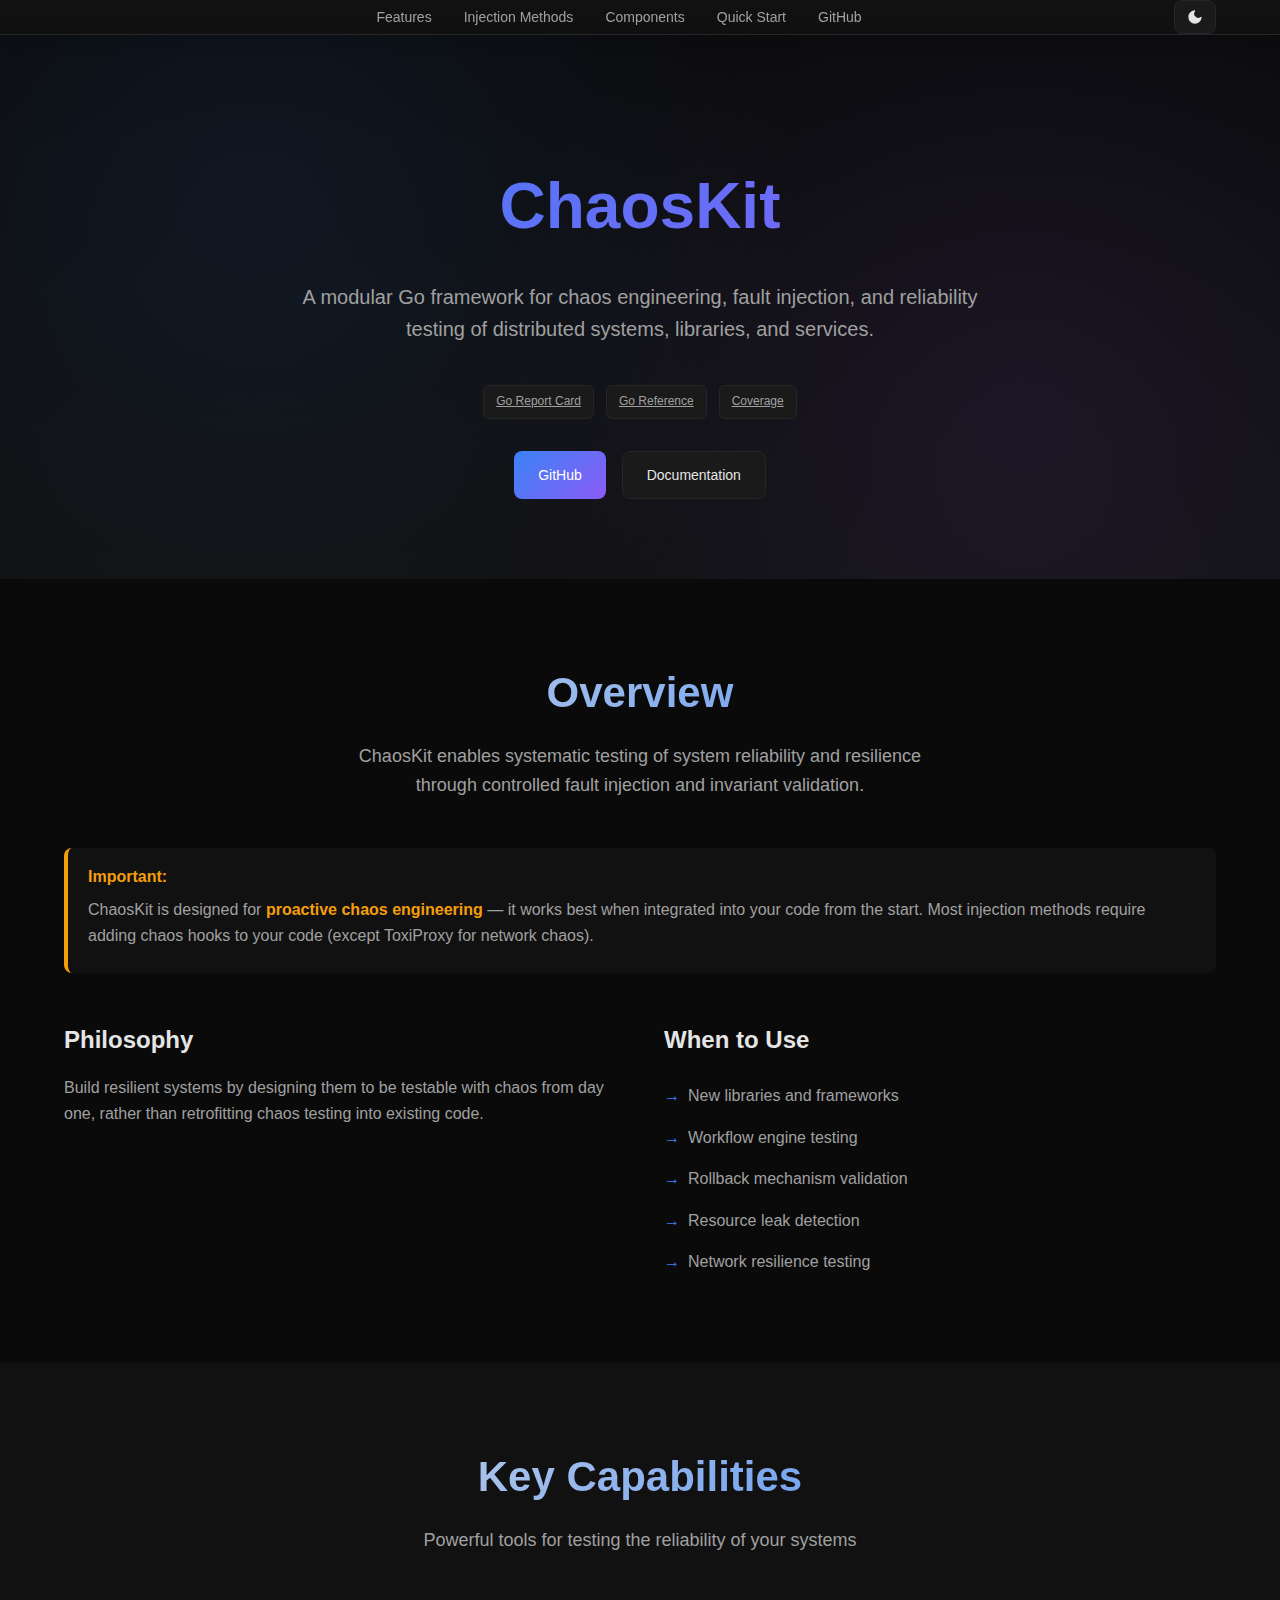
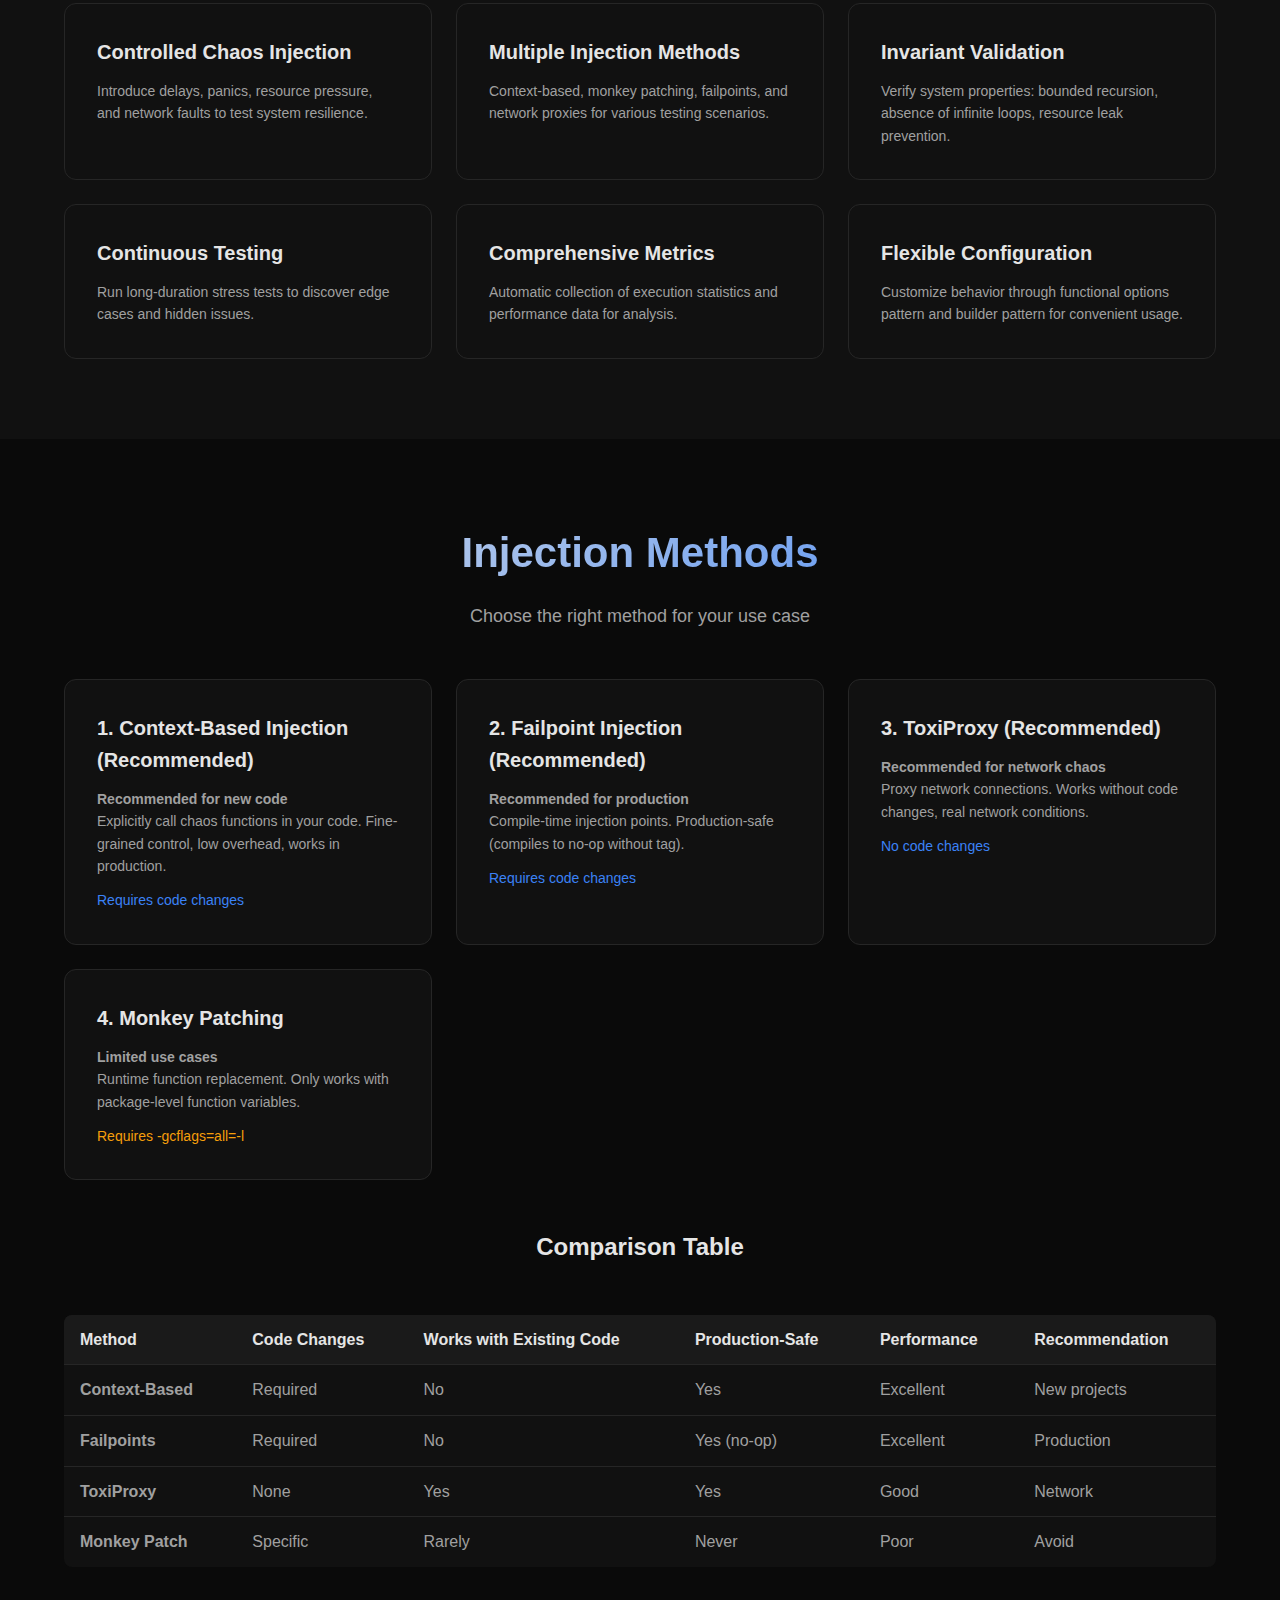
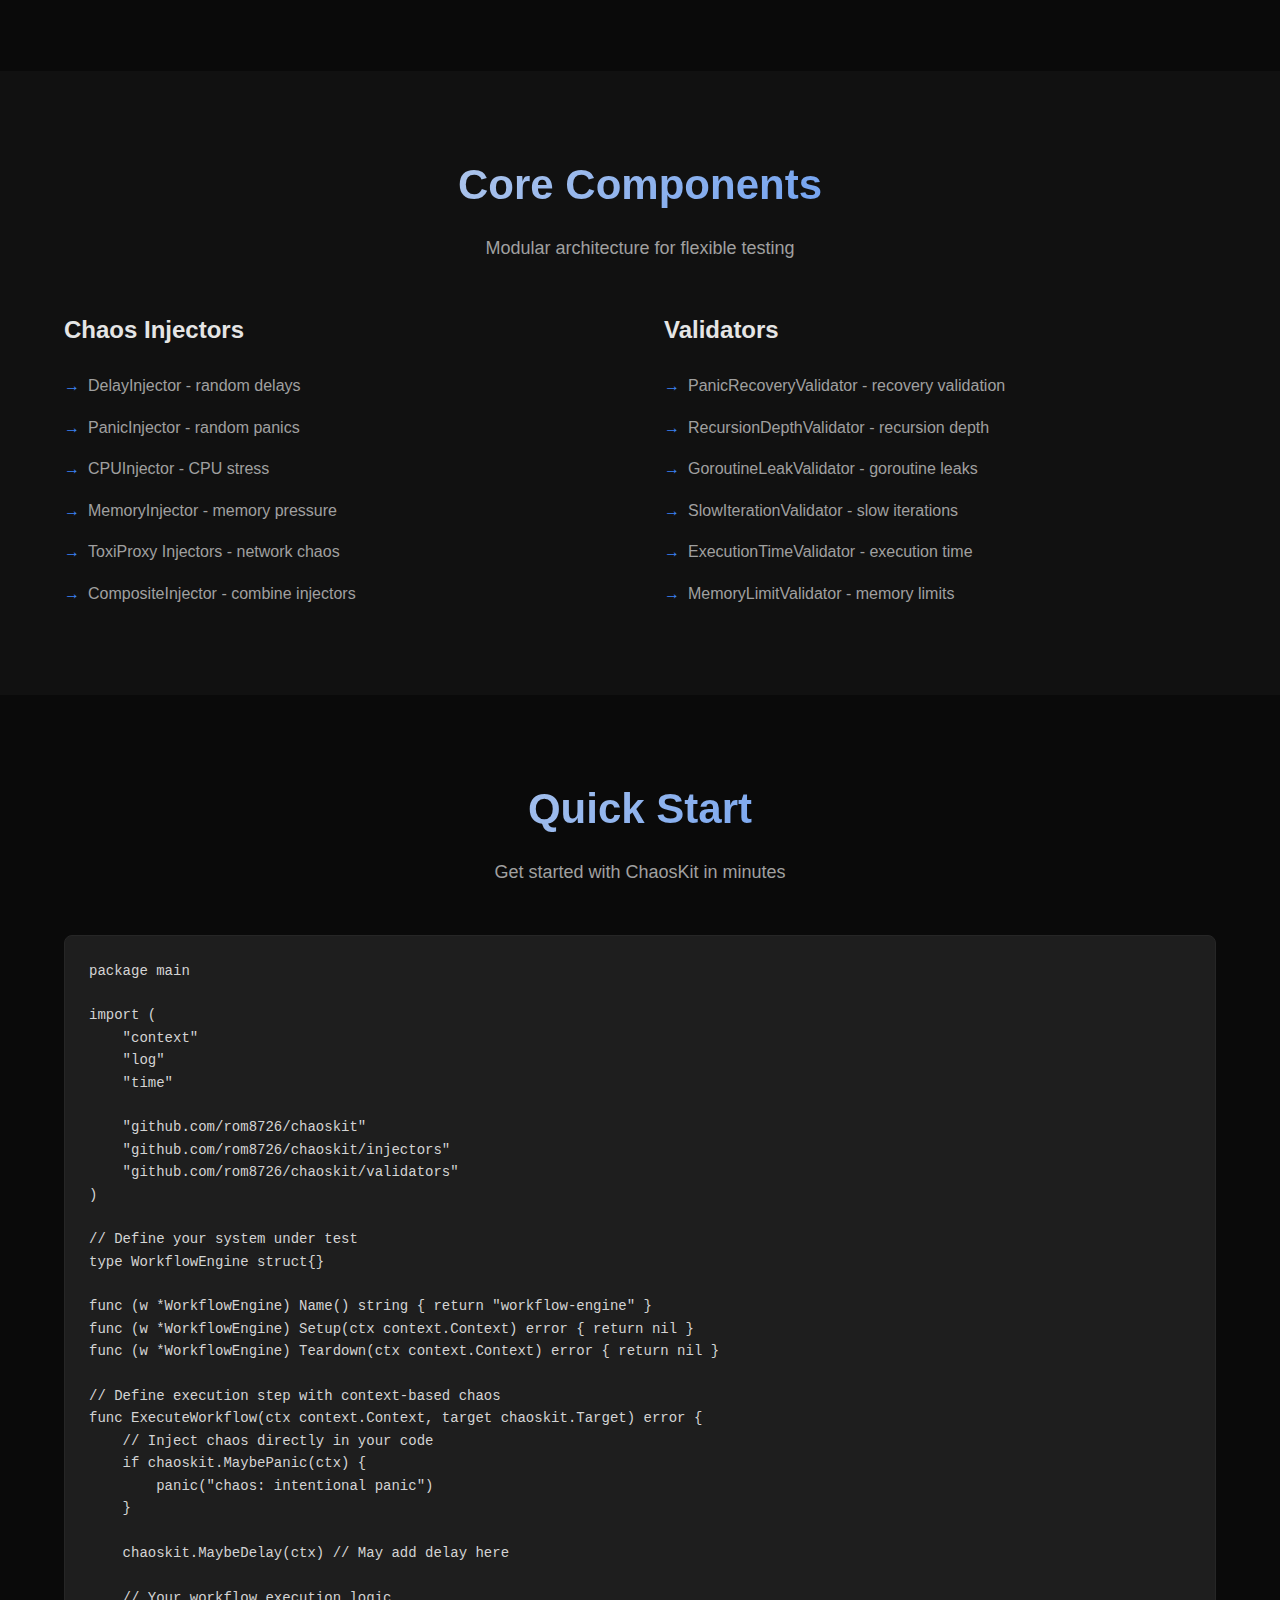
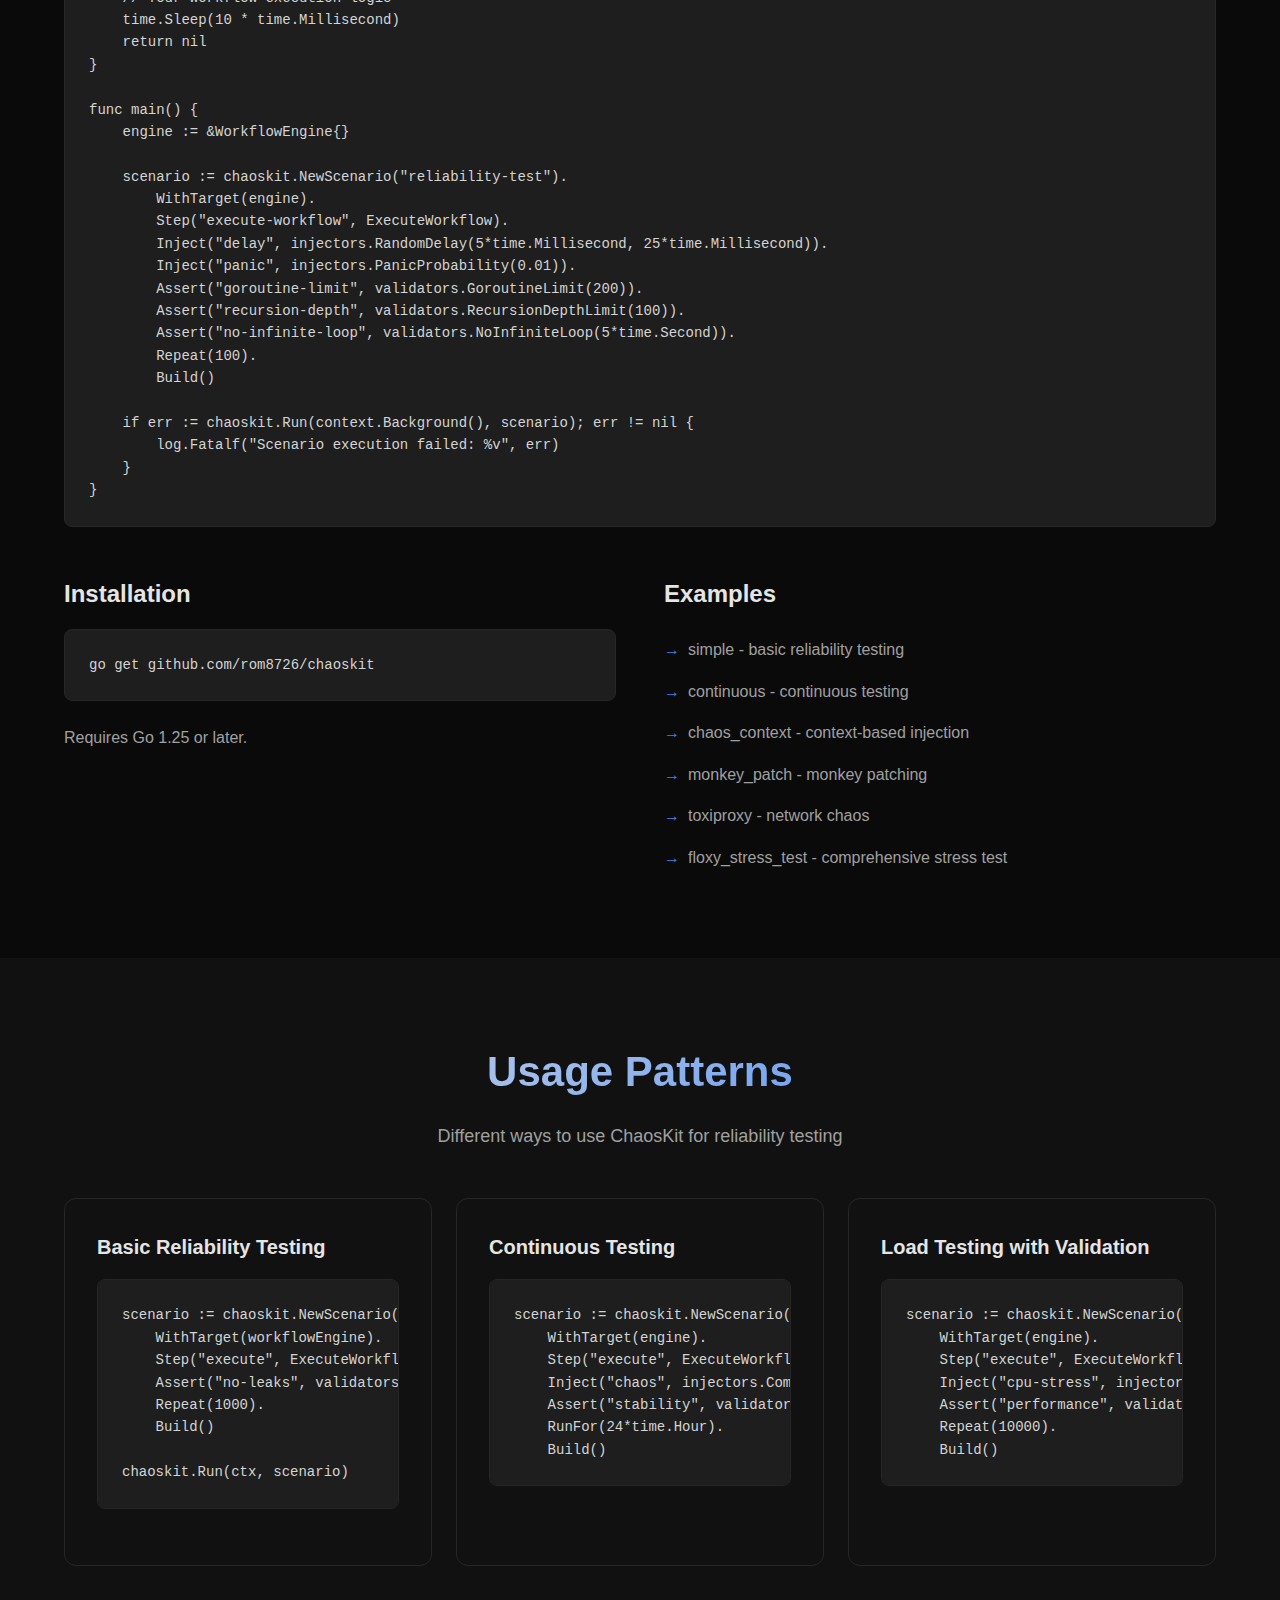
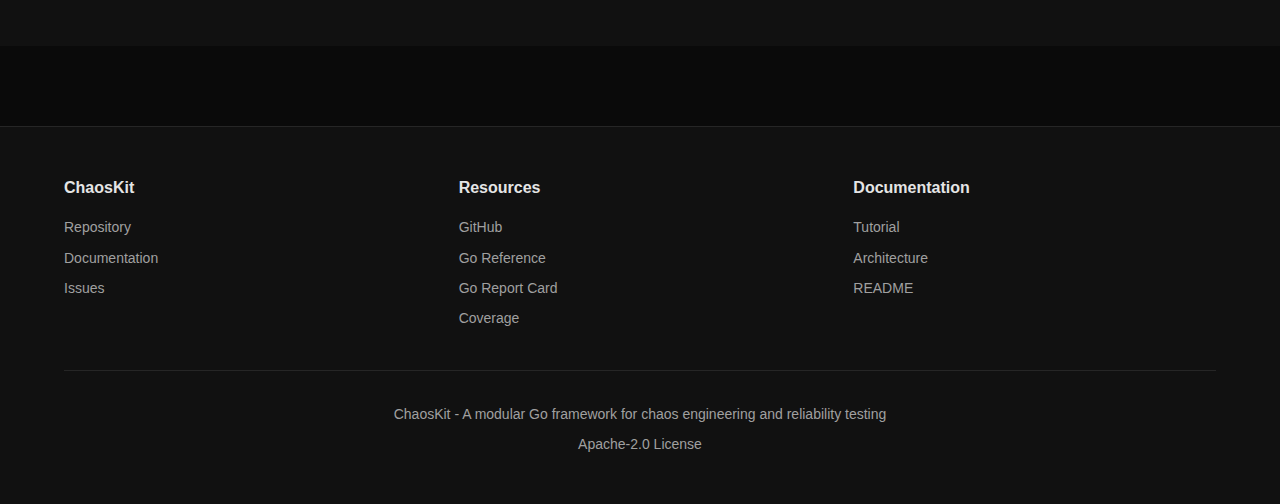
<file: chaoskit.html>
<!DOCTYPE html>
<html lang="en">

<head>
    <meta charset="UTF-8">
    <meta name="viewport" content="width=device-width, initial-scale=1.0">
    <title>ChaosKit - Chaos Engineering Framework for Go</title>
    <style>
        * {
            margin: 0;
            padding: 0;
            box-sizing: border-box;
        }

        :root {
            --bg-primary: #0a0a0a;
            --bg-secondary: #111111;
            --bg-tertiary: #1a1a1a;
            --text-primary: #e5e5e5;
            --text-secondary: #a0a0a0;
            --accent: #3b82f6;
            --accent-hover: #2563eb;
            --border: #262626;
            --code-bg: #1e1e1e;
            --gradient-start: #3b82f6;
            --gradient-end: #8b5cf6;
        }

        [data-theme="light"] {
            --bg-primary: #ffffff;
            --bg-secondary: #f8f9fa;
            --bg-tertiary: #f1f3f5;
            --text-primary: #1a1a1a;
            --text-secondary: #6b7280;
            --accent: #3b82f6;
            --accent-hover: #2563eb;
            --border: #e5e7eb;
            --code-bg: #f9fafb;
            --gradient-start: #3b82f6;
            --gradient-end: #8b5cf6;
        }

        body {
            font-family: -apple-system, BlinkMacSystemFont, 'Segoe UI', 'Roboto', 'Oxygen', 'Ubuntu', 'Cantarell', sans-serif;
            background: var(--bg-primary);
            color: var(--text-primary);
            line-height: 1.6;
            overflow-x: hidden;
        }

        .container {
            max-width: 1200px;
            margin: 0 auto;
            padding: 0 24px;
        }

        /* Header */
        header {
            background: linear-gradient(180deg, var(--bg-secondary) 0%, rgba(17, 17, 17, 0.95) 100%);
            border-bottom: 1px solid var(--border);
            position: sticky;
            top: 0;
            z-index: 100;
            backdrop-filter: blur(10px);
            box-shadow: 0 1px 20px rgba(0, 0, 0, 0.1);
        }

        [data-theme="light"] header {
            background: linear-gradient(180deg, var(--bg-secondary) 0%, rgba(248, 249, 250, 0.95) 100%);
        }

        nav {
            display: flex;
            justify-content: space-between;
            align-items: center;
            padding: 20px 0;
            gap: 16px;
        }

        .logo {
            display: flex;
            align-items: center;
            gap: 12px;
            font-size: 24px;
            font-weight: 600;
            color: var(--text-primary);
            text-decoration: none;
        }

        .logo img {
            height: 32px;
            width: auto;
        }

        .nav-links {
            display: flex;
            gap: 32px;
            list-style: none;
        }

        .nav-links a {
            color: var(--text-secondary);
            text-decoration: none;
            transition: color 0.2s;
            font-size: 14px;
        }

        .nav-links a:hover {
            color: var(--text-primary);
        }

        .theme-toggle {
            background: var(--bg-tertiary);
            border: 1px solid var(--border);
            border-radius: 8px;
            padding: 8px 12px;
            cursor: pointer;
            color: var(--text-primary);
            font-size: 14px;
            display: flex;
            align-items: center;
            gap: 8px;
            transition: all 0.2s;
        }

        .theme-toggle:hover {
            background: var(--bg-secondary);
            border-color: var(--accent);
        }

        .theme-toggle svg {
            width: 16px;
            height: 16px;
            fill: currentColor;
        }

        /* Hero Section */
        .hero {
            padding: 120px 0 80px;
            text-align: center;
            background: linear-gradient(180deg, var(--bg-primary) 0%, var(--bg-secondary) 100%);
            position: relative;
            overflow: hidden;
        }

        .hero>* {
            position: relative;
            z-index: 1;
        }

        .hero::before {
            content: '';
            position: absolute;
            top: 0;
            left: 0;
            right: 0;
            bottom: 0;
            background:
                radial-gradient(circle at 20% 30%, rgba(59, 130, 246, 0.1) 0%, transparent 50%),
                radial-gradient(circle at 80% 70%, rgba(139, 92, 246, 0.1) 0%, transparent 50%);
            pointer-events: none;
        }

        .glitter {
            position: absolute;
            width: 4px;
            height: 4px;
            background: linear-gradient(135deg, rgba(59, 130, 246, 0.8), rgba(139, 92, 246, 0.8));
            border-radius: 50%;
            pointer-events: none;
            animation: glitter-float 8s infinite ease-in-out;
            box-shadow: 0 0 10px rgba(59, 130, 246, 0.6);
            z-index: 0;
        }

        [data-theme="light"] .glitter {
            background: linear-gradient(135deg, rgba(59, 130, 246, 0.6), rgba(139, 92, 246, 0.6));
            box-shadow: 0 0 8px rgba(59, 130, 246, 0.4);
        }

        @keyframes glitter-float {

            0%,
            100% {
                transform: translateY(0) translateX(0) scale(1);
                opacity: 0;
            }

            10% {
                opacity: 1;
            }

            90% {
                opacity: 1;
            }

            50% {
                transform: translateY(-100px) translateX(50px) scale(1.5);
                opacity: 0.8;
            }
        }

        .hero h1 {
            font-size: 64px;
            font-weight: 700;
            margin-bottom: 24px;
            background: linear-gradient(135deg, var(--gradient-start), var(--gradient-end), #ec4899);
            background-size: 200% 200%;
            -webkit-background-clip: text;
            -webkit-text-fill-color: transparent;
            background-clip: text;
            animation: gradient-shift 5s ease infinite;
            position: relative;
        }

        @keyframes gradient-shift {

            0%,
            100% {
                background-position: 0% 50%;
            }

            50% {
                background-position: 100% 50%;
            }
        }

        .hero .subtitle {
            font-size: 20px;
            color: var(--text-secondary);
            margin-bottom: 40px;
            max-width: 700px;
            margin-left: auto;
            margin-right: auto;
        }

        .hero-logo {
            margin: 40px 0;
        }

        .hero-logo img {
            max-width: 500px;
            height: auto;
        }

        .cta-buttons {
            display: flex;
            gap: 16px;
            justify-content: center;
            flex-wrap: wrap;
        }

        .btn {
            padding: 12px 24px;
            border-radius: 8px;
            font-size: 14px;
            font-weight: 500;
            text-decoration: none;
            transition: all 0.2s;
            border: none;
            cursor: pointer;
            display: inline-flex;
            align-items: center;
            gap: 8px;
        }

        .btn-primary {
            background: linear-gradient(135deg, var(--gradient-start), var(--gradient-end));
            color: white;
        }

        .btn-primary:hover {
            transform: translateY(-2px);
            box-shadow: 0 8px 24px rgba(59, 130, 246, 0.4);
        }

        .btn-secondary {
            background: var(--bg-tertiary);
            color: var(--text-primary);
            border: 1px solid var(--border);
        }

        .btn-secondary:hover {
            background: var(--bg-secondary);
            border-color: var(--accent);
        }

        /* Section */
        section {
            padding: 80px 0;
        }

        .section-title {
            font-size: 42px;
            font-weight: 700;
            margin-bottom: 16px;
            text-align: center;
            background: linear-gradient(135deg, var(--text-primary), var(--accent), var(--gradient-end));
            background-size: 200% 200%;
            -webkit-background-clip: text;
            -webkit-text-fill-color: transparent;
            background-clip: text;
            animation: gradient-shift 6s ease infinite;
        }

        .section-subtitle {
            font-size: 18px;
            color: var(--text-secondary);
            text-align: center;
            max-width: 600px;
            margin: 0 auto 48px;
        }

        /* Features Grid */
        .features-grid {
            display: grid;
            grid-template-columns: repeat(auto-fit, minmax(300px, 1fr));
            gap: 24px;
            margin-top: 48px;
        }

        .feature-card {
            background: var(--bg-secondary);
            border: 1px solid var(--border);
            border-radius: 12px;
            padding: 32px;
            transition: all 0.3s;
            position: relative;
            overflow: hidden;
        }

        .feature-card::before {
            content: '';
            position: absolute;
            top: 0;
            left: 0;
            right: 0;
            height: 2px;
            background: linear-gradient(90deg, var(--gradient-start), var(--gradient-end), var(--gradient-start));
            background-size: 200% 100%;
            transform: translateX(-100%);
            transition: transform 0.5s;
        }

        .feature-card:hover::before {
            transform: translateX(100%);
            animation: gradient-shift 2s linear infinite;
        }

        .feature-card:hover {
            border-color: var(--accent);
            transform: translateY(-4px);
            box-shadow: 0 12px 32px rgba(59, 130, 246, 0.2), 0 0 40px rgba(139, 92, 246, 0.1);
        }

        .feature-card h3 {
            font-size: 20px;
            font-weight: 600;
            margin-bottom: 12px;
            color: var(--text-primary);
        }

        .feature-card p {
            color: var(--text-secondary);
            font-size: 14px;
            line-height: 1.6;
        }

        /* Code Block */
        .code-block {
            background: var(--code-bg);
            border: 1px solid var(--border);
            border-radius: 8px;
            padding: 24px;
            margin: 24px 0;
            overflow-x: auto;
        }

        .code-block pre {
            margin: 0;
            padding: 0;
            background: transparent;
            border: none;
        }

        .code-block code {
            font-family: 'Monaco', 'Menlo', 'Ubuntu Mono', monospace;
            font-size: 14px;
            color: #d4d4d4;
            line-height: 1.6;
            white-space: pre;
            display: block;
        }

        [data-theme="light"] .code-block code {
            color: #1f2937;
        }

        /* Two Column Layout */
        .two-column {
            display: grid;
            grid-template-columns: 1fr 1fr;
            gap: 48px;
            align-items: start;
            margin-top: 48px;
        }

        @media (max-width: 768px) {
            .two-column {
                grid-template-columns: 1fr;
            }
        }

        .column h3 {
            font-size: 24px;
            font-weight: 600;
            margin-bottom: 16px;
        }

        .column p {
            color: var(--text-secondary);
            margin-bottom: 16px;
        }

        .column ul {
            list-style: none;
            padding-left: 0;
        }

        .column ul li {
            padding: 8px 0;
            padding-left: 24px;
            position: relative;
            color: var(--text-secondary);
        }

        .column ul li:before {
            content: "→";
            position: absolute;
            left: 0;
            color: var(--accent);
        }

        /* Badges */
        .badges {
            display: flex;
            gap: 12px;
            justify-content: center;
            flex-wrap: wrap;
            margin: 32px 0;
        }

        .badge {
            padding: 6px 12px;
            background: var(--bg-tertiary);
            border: 1px solid var(--border);
            border-radius: 6px;
            font-size: 12px;
            color: var(--text-secondary);
            transition: all 0.2s;
        }

        .badge:hover {
            border-color: var(--accent);
        }

        /* Warning Box */
        .warning-box {
            background: var(--bg-secondary);
            border-left: 4px solid #f59e0b;
            border-radius: 8px;
            padding: 16px 20px;
            margin: 24px 0;
        }

        .warning-box strong {
            color: #f59e0b;
        }

        .warning-box p {
            color: var(--text-secondary);
            margin: 8px 0;
        }

        /* Table */
        .comparison-table {
            width: 100%;
            border-collapse: collapse;
            margin: 24px 0;
            background: var(--bg-secondary);
            border-radius: 8px;
            overflow: hidden;
        }

        .comparison-table th,
        .comparison-table td {
            padding: 12px 16px;
            text-align: left;
            border-bottom: 1px solid var(--border);
        }

        .comparison-table th {
            background: var(--bg-tertiary);
            font-weight: 600;
            color: var(--text-primary);
        }

        .comparison-table td {
            color: var(--text-secondary);
        }

        .comparison-table tr:last-child td {
            border-bottom: none;
        }

        /* Footer */
        footer {
            background: var(--bg-secondary);
            border-top: 1px solid var(--border);
            padding: 48px 0;
            margin-top: 80px;
        }

        .footer-content {
            display: grid;
            grid-template-columns: repeat(auto-fit, minmax(200px, 1fr));
            gap: 32px;
        }

        .footer-section h4 {
            font-size: 16px;
            font-weight: 600;
            margin-bottom: 16px;
        }

        .footer-section a {
            display: block;
            color: var(--text-secondary);
            text-decoration: none;
            margin-bottom: 8px;
            font-size: 14px;
            transition: color 0.2s;
        }

        .footer-section a:hover {
            color: var(--text-primary);
        }

        .footer-bottom {
            text-align: center;
            margin-top: 32px;
            padding-top: 32px;
            border-top: 1px solid var(--border);
            color: var(--text-secondary);
            font-size: 14px;
        }

        /* Responsive */
        @media (max-width: 768px) {
            .hero h1 {
                font-size: 40px;
            }

            .hero .subtitle {
                font-size: 18px;
            }

            .section-title {
                font-size: 32px;
            }

            .nav-links {
                display: none;
            }

            .theme-toggle {
                padding: 6px 10px;
                font-size: 12px;
            }

            .comparison-table {
                font-size: 12px;
            }

            .comparison-table th,
            .comparison-table td {
                padding: 8px 12px;
            }
        }
    </style>
</head>

<body>
    <header>
        <nav class="container">
            <a href="#" class="logo"></a>
            <ul class="nav-links">
                <li><a href="#features">Features</a></li>
                <li><a href="#methods">Injection Methods</a></li>
                <li><a href="#components">Components</a></li>
                <li><a href="#quickstart">Quick Start</a></li>
                <li><a href="https://github.com/rom8726/chaoskit" target="_blank">GitHub</a></li>
            </ul>
            <button class="theme-toggle" id="theme-toggle" aria-label="Toggle theme">
                <svg id="theme-icon-sun" style="display: none;" xmlns="http://www.w3.org/2000/svg" viewBox="0 0 24 24"
                    fill="none" stroke="currentColor" stroke-width="2" stroke-linecap="round" stroke-linejoin="round">
                    <circle cx="12" cy="12" r="5"></circle>
                    <line x1="12" y1="1" x2="12" y2="3"></line>
                    <line x1="12" y1="21" x2="12" y2="23"></line>
                    <line x1="4.22" y1="4.22" x2="5.64" y2="5.64"></line>
                    <line x1="18.36" y1="18.36" x2="19.78" y2="19.78"></line>
                    <line x1="1" y1="12" x2="3" y2="12"></line>
                    <line x1="21" y1="12" x2="23" y2="12"></line>
                    <line x1="4.22" y1="19.78" x2="5.64" y2="18.36"></line>
                    <line x1="18.36" y1="5.64" x2="19.78" y2="4.22"></line>
                </svg>
                <svg id="theme-icon-moon" xmlns="http://www.w3.org/2000/svg" viewBox="0 0 24 24" fill="none"
                    stroke="currentColor" stroke-width="2" stroke-linecap="round" stroke-linejoin="round">
                    <path d="M21 12.79A9 9 0 1 1 11.21 3 7 7 0 0 0 21 12.79z"></path>
                </svg>
            </button>
        </nav>
    </header>

    <main>
        <section class="hero">
            <div class="container">
                <!--            <div class="hero-logo">-->
                <!--                <img src="docs/chaoskit_logo.png" alt="ChaosKit Logo">-->
                <!--            </div>-->
                <h1>ChaosKit</h1>
                <p class="subtitle">
                    A modular Go framework for chaos engineering, fault injection, and reliability testing of
                    distributed systems, libraries, and services.
                </p>
                <div class="badges">
                    <a href="https://goreportcard.com/report/github.com/rom8726/chaoskit" target="_blank"
                        class="badge">Go Report Card</a>
                    <a href="https://pkg.go.dev/github.com/rom8726/chaoskit" target="_blank" class="badge">Go
                        Reference</a>
                    <a href="https://coveralls.io/github/rom8726/chaoskit?branch=main" target="_blank"
                        class="badge">Coverage</a>
                </div>
                <div class="cta-buttons">
                    <a href="https://github.com/rom8726/chaoskit" class="btn btn-primary" target="_blank">GitHub</a>
                    <a href="https://pkg.go.dev/github.com/rom8726/chaoskit" class="btn btn-secondary"
                        target="_blank">Documentation</a>
                </div>
            </div>
        </section>

        <section id="overview">
            <div class="container">
                <h2 class="section-title">Overview</h2>
                <p class="section-subtitle">
                    ChaosKit enables systematic testing of system reliability and resilience through controlled fault
                    injection and invariant validation.
                </p>

                <div class="warning-box">
                    <strong>Important:</strong>
                    <p>ChaosKit is designed for <strong>proactive chaos engineering</strong> — it works best when
                        integrated into your code from the start. Most injection methods require adding chaos hooks to
                        your code (except ToxiProxy for network chaos).</p>
                </div>

                <div class="two-column" style="margin-top: 48px;">
                    <div class="column">
                        <h3>Philosophy</h3>
                        <p>Build resilient systems by designing them to be testable with chaos from day one, rather than
                            retrofitting chaos testing into existing code.</p>
                    </div>
                    <div class="column">
                        <h3>When to Use</h3>
                        <ul>
                            <li>New libraries and frameworks</li>
                            <li>Workflow engine testing</li>
                            <li>Rollback mechanism validation</li>
                            <li>Resource leak detection</li>
                            <li>Network resilience testing</li>
                        </ul>
                    </div>
                </div>
            </div>
        </section>

        <section id="features" style="background: var(--bg-secondary);">
            <div class="container">
                <h2 class="section-title">Key Capabilities</h2>
                <p class="section-subtitle">
                    Powerful tools for testing the reliability of your systems
                </p>

                <div class="features-grid">
                    <div class="feature-card">
                        <h3>Controlled Chaos Injection</h3>
                        <p>Introduce delays, panics, resource pressure, and network faults to test system resilience.
                        </p>
                    </div>
                    <div class="feature-card">
                        <h3>Multiple Injection Methods</h3>
                        <p>Context-based, monkey patching, failpoints, and network proxies for various testing
                            scenarios.</p>
                    </div>
                    <div class="feature-card">
                        <h3>Invariant Validation</h3>
                        <p>Verify system properties: bounded recursion, absence of infinite loops, resource leak
                            prevention.</p>
                    </div>
                    <div class="feature-card">
                        <h3>Continuous Testing</h3>
                        <p>Run long-duration stress tests to discover edge cases and hidden issues.</p>
                    </div>
                    <div class="feature-card">
                        <h3>Comprehensive Metrics</h3>
                        <p>Automatic collection of execution statistics and performance data for analysis.</p>
                    </div>
                    <div class="feature-card">
                        <h3>Flexible Configuration</h3>
                        <p>Customize behavior through functional options pattern and builder pattern for convenient
                            usage.</p>
                    </div>
                </div>
            </div>
        </section>

        <section id="methods">
            <div class="container">
                <h2 class="section-title">Injection Methods</h2>
                <p class="section-subtitle">
                    Choose the right method for your use case
                </p>

                <div class="features-grid">
                    <div class="feature-card">
                        <h3>1. Context-Based Injection (Recommended)</h3>
                        <p><strong>Recommended for new code</strong></p>
                        <p>Explicitly call chaos functions in your code. Fine-grained control, low overhead, works in
                            production.</p>
                        <p style="margin-top: 12px; color: var(--accent);">Requires code changes</p>
                    </div>
                    <div class="feature-card">
                        <h3>2. Failpoint Injection (Recommended)</h3>
                        <p><strong>Recommended for production</strong></p>
                        <p>Compile-time injection points. Production-safe (compiles to no-op without tag).</p>
                        <p style="margin-top: 12px; color: var(--accent);">Requires code changes</p>
                    </div>
                    <div class="feature-card">
                        <h3>3. ToxiProxy (Recommended)</h3>
                        <p><strong>Recommended for network chaos</strong></p>
                        <p>Proxy network connections. Works without code changes, real network conditions.</p>
                        <p style="margin-top: 12px; color: var(--accent);">No code changes</p>
                    </div>
                    <div class="feature-card">
                        <h3>4. Monkey Patching</h3>
                        <p><strong>Limited use cases</strong></p>
                        <p>Runtime function replacement. Only works with package-level function variables.</p>
                        <p style="margin-top: 12px; color: #f59e0b;">Requires -gcflags=all=-l</p>
                    </div>
                </div>

                <div style="margin-top: 48px;">
                    <h3 style="font-size: 24px; margin-bottom: 24px; text-align: center;">Comparison Table</h3>
                    <div style="overflow-x: auto;">
                        <table class="comparison-table">
                            <thead>
                                <tr>
                                    <th>Method</th>
                                    <th>Code Changes</th>
                                    <th>Works with Existing Code</th>
                                    <th>Production-Safe</th>
                                    <th>Performance</th>
                                    <th>Recommendation</th>
                                </tr>
                            </thead>
                            <tbody>
                                <tr>
                                    <td><strong>Context-Based</strong></td>
                                    <td>Required</td>
                                    <td>No</td>
                                    <td>Yes</td>
                                    <td>Excellent</td>
                                    <td>New projects</td>
                                </tr>
                                <tr>
                                    <td><strong>Failpoints</strong></td>
                                    <td>Required</td>
                                    <td>No</td>
                                    <td>Yes (no-op)</td>
                                    <td>Excellent</td>
                                    <td>Production</td>
                                </tr>
                                <tr>
                                    <td><strong>ToxiProxy</strong></td>
                                    <td>None</td>
                                    <td>Yes</td>
                                    <td>Yes</td>
                                    <td>Good</td>
                                    <td>Network</td>
                                </tr>
                                <tr>
                                    <td><strong>Monkey Patch</strong></td>
                                    <td>Specific</td>
                                    <td>Rarely</td>
                                    <td>Never</td>
                                    <td>Poor</td>
                                    <td>Avoid</td>
                                </tr>
                            </tbody>
                        </table>
                    </div>
                </div>
            </div>
        </section>

        <section id="components" style="background: var(--bg-secondary);">
            <div class="container">
                <h2 class="section-title">Core Components</h2>
                <p class="section-subtitle">
                    Modular architecture for flexible testing
                </p>

                <div class="two-column">
                    <div class="column">
                        <h3>Chaos Injectors</h3>
                        <ul>
                            <li>DelayInjector - random delays</li>
                            <li>PanicInjector - random panics</li>
                            <li>CPUInjector - CPU stress</li>
                            <li>MemoryInjector - memory pressure</li>
                            <li>ToxiProxy Injectors - network chaos</li>
                            <li>CompositeInjector - combine injectors</li>
                        </ul>
                    </div>
                    <div class="column">
                        <h3>Validators</h3>
                        <ul>
                            <li>PanicRecoveryValidator - recovery validation</li>
                            <li>RecursionDepthValidator - recursion depth</li>
                            <li>GoroutineLeakValidator - goroutine leaks</li>
                            <li>SlowIterationValidator - slow iterations</li>
                            <li>ExecutionTimeValidator - execution time</li>
                            <li>MemoryLimitValidator - memory limits</li>
                        </ul>
                    </div>
                </div>
            </div>
        </section>

        <section id="quickstart">
            <div class="container">
                <h2 class="section-title">Quick Start</h2>
                <p class="section-subtitle">
                    Get started with ChaosKit in minutes
                </p>

                <div class="code-block">
                    <pre><code>package main

import (
    "context"
    "log"
    "time"

    "github.com/rom8726/chaoskit"
    "github.com/rom8726/chaoskit/injectors"
    "github.com/rom8726/chaoskit/validators"
)

// Define your system under test
type WorkflowEngine struct{}

func (w *WorkflowEngine) Name() string { return "workflow-engine" }
func (w *WorkflowEngine) Setup(ctx context.Context) error { return nil }
func (w *WorkflowEngine) Teardown(ctx context.Context) error { return nil }

// Define execution step with context-based chaos
func ExecuteWorkflow(ctx context.Context, target chaoskit.Target) error {
    // Inject chaos directly in your code
    if chaoskit.MaybePanic(ctx) {
        panic("chaos: intentional panic")
    }
    
    chaoskit.MaybeDelay(ctx) // May add delay here
    
    // Your workflow execution logic
    time.Sleep(10 * time.Millisecond)
    return nil
}

func main() {
    engine := &WorkflowEngine{}

    scenario := chaoskit.NewScenario("reliability-test").
        WithTarget(engine).
        Step("execute-workflow", ExecuteWorkflow).
        Inject("delay", injectors.RandomDelay(5*time.Millisecond, 25*time.Millisecond)).
        Inject("panic", injectors.PanicProbability(0.01)).
        Assert("goroutine-limit", validators.GoroutineLimit(200)).
        Assert("recursion-depth", validators.RecursionDepthLimit(100)).
        Assert("no-infinite-loop", validators.NoInfiniteLoop(5*time.Second)).
        Repeat(100).
        Build()

    if err := chaoskit.Run(context.Background(), scenario); err != nil {
        log.Fatalf("Scenario execution failed: %v", err)
    }
}</code></pre>
                </div>

                <div class="two-column" style="margin-top: 48px;">
                    <div class="column">
                        <h3>Installation</h3>
                        <div class="code-block" style="margin-top: 16px;">
                            <code>go get github.com/rom8726/chaoskit</code>
                        </div>
                        <p style="margin-top: 16px; color: var(--text-secondary);">
                            Requires Go 1.25 or later.
                        </p>
                    </div>
                    <div class="column">
                        <h3>Examples</h3>
                        <ul>
                            <li>simple - basic reliability testing</li>
                            <li>continuous - continuous testing</li>
                            <li>chaos_context - context-based injection</li>
                            <li>monkey_patch - monkey patching</li>
                            <li>toxiproxy - network chaos</li>
                            <li>floxy_stress_test - comprehensive stress test</li>
                        </ul>
                    </div>
                </div>
            </div>
        </section>

        <section id="usage-patterns" style="background: var(--bg-secondary);">
            <div class="container">
                <h2 class="section-title">Usage Patterns</h2>
                <p class="section-subtitle">
                    Different ways to use ChaosKit for reliability testing
                </p>

                <div class="features-grid">
                    <div class="feature-card">
                        <h3>Basic Reliability Testing</h3>
                        <div class="code-block" style="margin-top: 16px;">
                            <pre><code>scenario := chaoskit.NewScenario("basic-test").
    WithTarget(workflowEngine).
    Step("execute", ExecuteWorkflow).
    Assert("no-leaks", validators.GoroutineLimit(100)).
    Repeat(1000).
    Build()

chaoskit.Run(ctx, scenario)</code></pre>
                        </div>
                    </div>
                    <div class="feature-card">
                        <h3>Continuous Testing</h3>
                        <div class="code-block" style="margin-top: 16px;">
                            <pre><code>scenario := chaoskit.NewScenario("continuous-test").
    WithTarget(engine).
    Step("execute", ExecuteWorkflow).
    Inject("chaos", injectors.CompositeInjector(...)).
    Assert("stability", validators.GoroutineLimit(500)).
    RunFor(24*time.Hour).
    Build()</code></pre>
                        </div>
                    </div>
                    <div class="feature-card">
                        <h3>Load Testing with Validation</h3>
                        <div class="code-block" style="margin-top: 16px;">
                            <pre><code>scenario := chaoskit.NewScenario("load-test").
    WithTarget(engine).
    Step("execute", ExecuteWorkflow).
    Inject("cpu-stress", injectors.NewCPUInjector(4, 500*time.Millisecond)).
    Assert("performance", validators.NewExecutionTimeValidator(100*time.Millisecond)).
    Repeat(10000).
    Build()</code></pre>
                        </div>
                    </div>
                </div>
            </div>
        </section>
    </main>

    <footer>
        <div class="container">
            <div class="footer-content">
                <div class="footer-section">
                    <h4>ChaosKit</h4>
                    <a href="https://github.com/rom8726/chaoskit" target="_blank">Repository</a>
                    <a href="https://pkg.go.dev/github.com/rom8726/chaoskit" target="_blank">Documentation</a>
                    <a href="https://github.com/rom8726/chaoskit/issues" target="_blank">Issues</a>
                </div>
                <div class="footer-section">
                    <h4>Resources</h4>
                    <a href="https://github.com/rom8726/chaoskit" target="_blank">GitHub</a>
                    <a href="https://pkg.go.dev/github.com/rom8726/chaoskit" target="_blank">Go Reference</a>
                    <a href="https://goreportcard.com/report/github.com/rom8726/chaoskit" target="_blank">Go Report
                        Card</a>
                    <a href="https://coveralls.io/github/rom8726/chaoskit?branch=main" target="_blank">Coverage</a>
                </div>
                <div class="footer-section">
                    <h4>Documentation</h4>
                    <a href="https://github.com/rom8726/chaoskit/blob/main/TUTORIAL.md" target="_blank">Tutorial</a>
                    <a href="https://github.com/rom8726/chaoskit/blob/main/ARCHITECTURE.md" target="_blank">Architecture</a>
                    <a href="https://github.com/rom8726/chaoskit/blob/main/README.md" target="_blank">README</a>
                </div>
            </div>
            <div class="footer-bottom">
                <p>ChaosKit - A modular Go framework for chaos engineering and reliability testing</p>
                <p style="margin-top: 8px;">Apache-2.0 License</p>
            </div>
        </div>
    </footer>

    <script>
        (function () {
            const themeToggle = document.getElementById('theme-toggle');
            const themeIconSun = document.getElementById('theme-icon-sun');
            const themeIconMoon = document.getElementById('theme-icon-moon');
            const html = document.documentElement;

            // Get theme from localStorage or default to dark
            const currentTheme = localStorage.getItem('theme') || 'dark';

            // Apply theme on page load
            function applyTheme(theme) {
                html.setAttribute('data-theme', theme);
                if (theme === 'light') {
                    themeIconSun.style.display = 'block';
                    themeIconMoon.style.display = 'none';
                } else {
                    themeIconSun.style.display = 'none';
                    themeIconMoon.style.display = 'block';
                }
            }

            // Initialize theme
            applyTheme(currentTheme);

            // Toggle theme on button click
            themeToggle.addEventListener('click', function () {
                const currentTheme = html.getAttribute('data-theme');
                const newTheme = currentTheme === 'dark' ? 'light' : 'dark';

                applyTheme(newTheme);
                localStorage.setItem('theme', newTheme);
            });
        })();

        // Glitter effect
        (function () {
            const hero = document.querySelector('.hero');
            if (!hero) return;

            function createGlitter() {
                const glitter = document.createElement('div');
                glitter.className = 'glitter';

                const startX = Math.random() * 100;
                const startY = 100 + Math.random() * 50;
                const delay = Math.random() * 8;
                const duration = 6 + Math.random() * 4;

                glitter.style.left = startX + '%';
                glitter.style.top = startY + '%';
                glitter.style.animationDelay = delay + 's';
                glitter.style.animationDuration = duration + 's';

                hero.appendChild(glitter);

                setTimeout(() => {
                    glitter.remove();
                }, (delay + duration) * 1000);
            }

            // Create glitters periodically
            setInterval(createGlitter, 800);

            // Create initial glitters
            for (let i = 0; i < 5; i++) {
                setTimeout(createGlitter, i * 200);
            }
        })();
    </script>
</body>

</html>
</file>
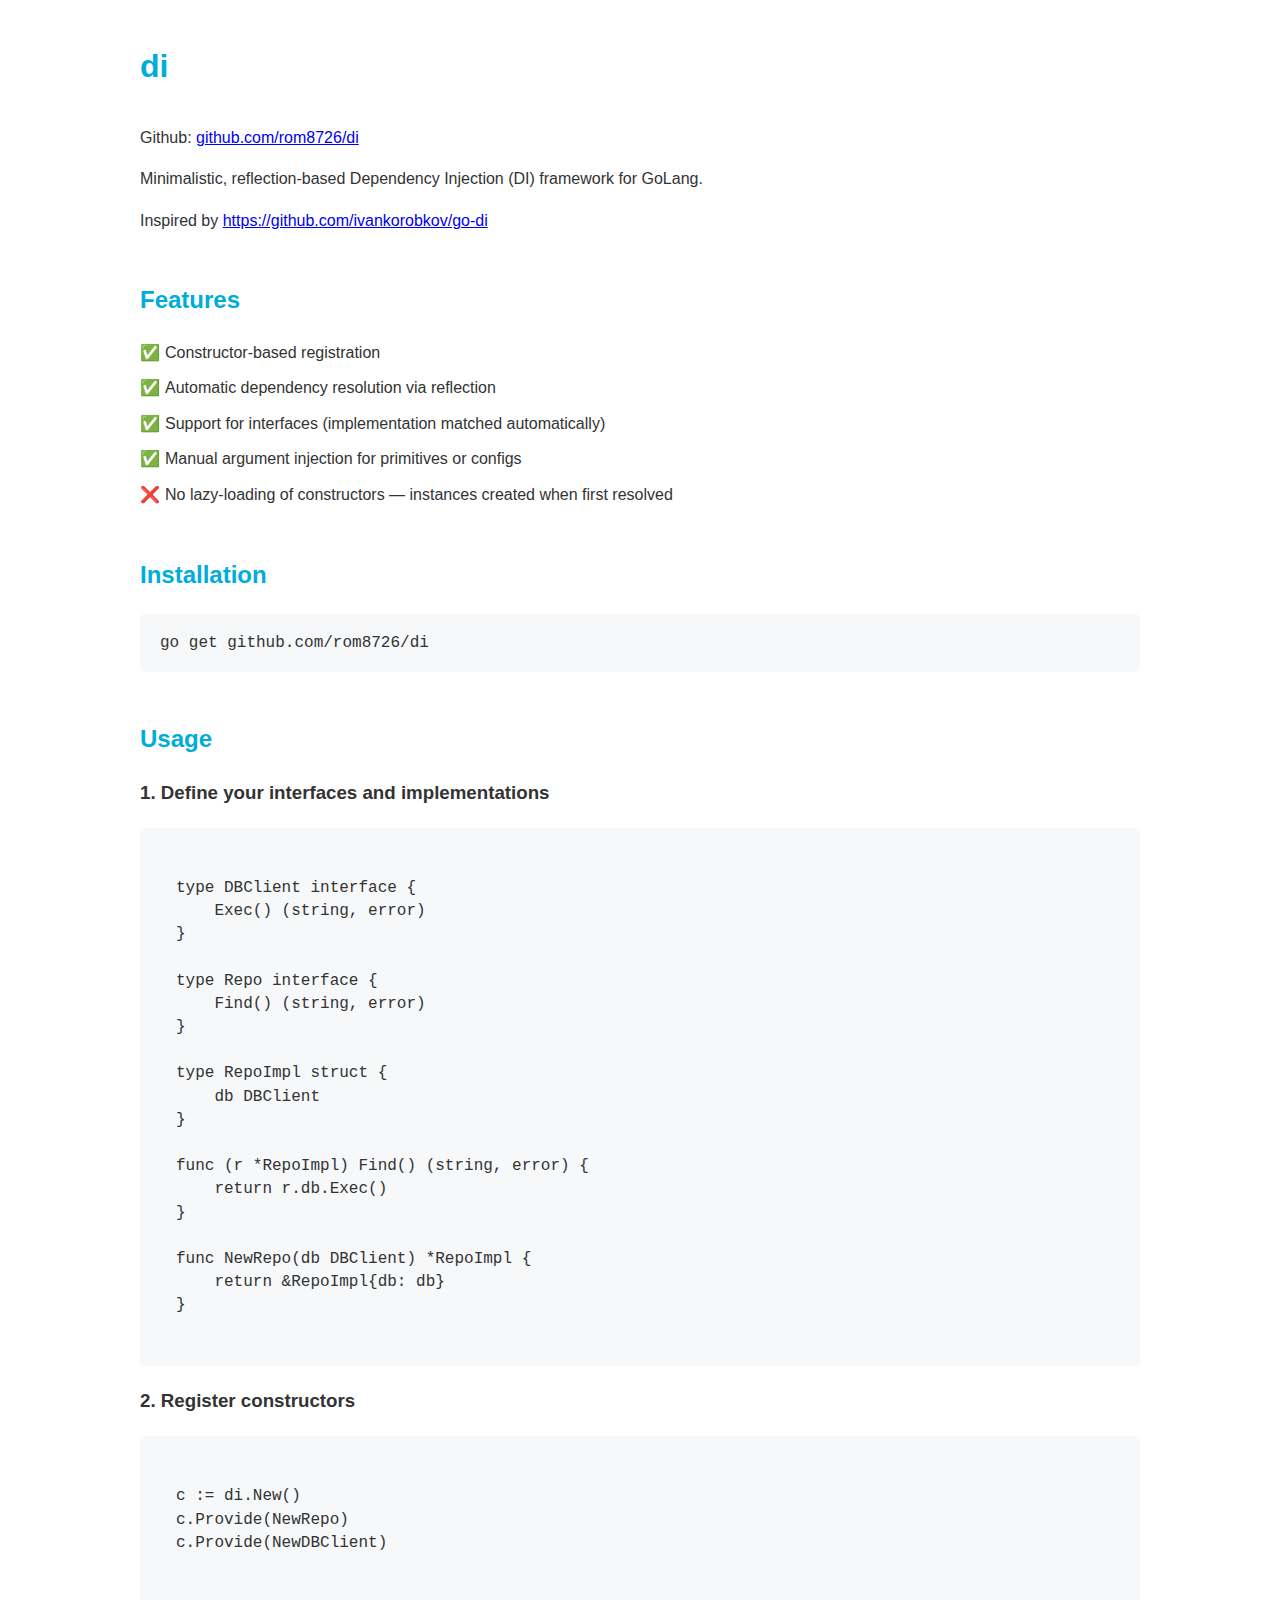
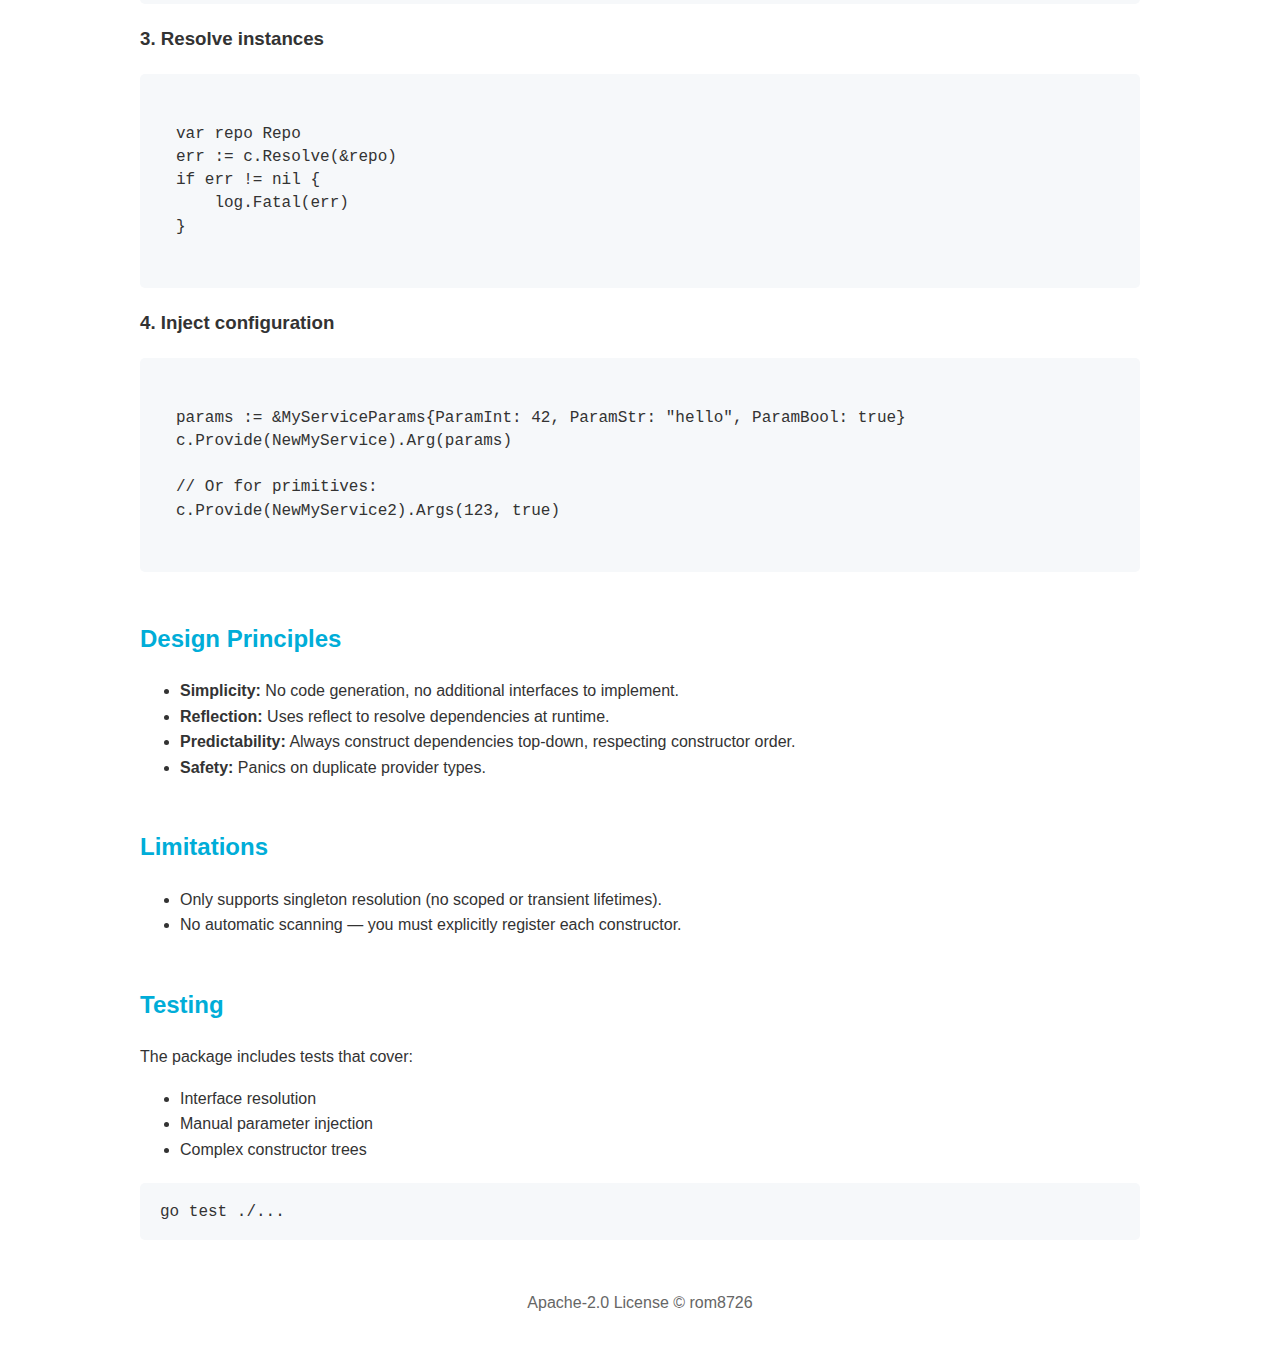
<file: di.html>
<!DOCTYPE html>
<html lang="en">

<head>
    <meta charset="UTF-8">
    <meta name="viewport" content="width=device-width, initial-scale=1.0">
    <link rel="icon" type="image/x-icon" href="favicon.ico">
    <title>di - Minimalistic DI Framework for Go</title>
    <style>
        :root {
            --primary-color: #00ADD8;
            --text-color: #333;
            --bg-color: #fff;
            --code-bg: #f6f8fa;
        }

        body {
            font-family: -apple-system, BlinkMacSystemFont, 'Segoe UI', Roboto, Oxygen, Ubuntu, sans-serif;
            line-height: 1.6;
            color: var(--text-color);
            max-width: 1000px;
            margin: 0 auto;
            padding: 20px;
            background: var(--bg-color);
        }

        h1 {
            color: var(--primary-color);
            margin-bottom: 1em;
        }

        h2 {
            margin-top: 2em;
            color: var(--primary-color);
        }

        code {
            background: var(--code-bg);
            padding: 2px 5px;
            border-radius: 3px;
            font-family: 'Monaco', 'Consolas', monospace;
        }

        pre code {
            display: block;
            padding: 16px;
            overflow-x: auto;
            line-height: 1.45;
        }

        .features {
            list-style: none;
            padding: 0;
        }

        .features li {
            margin: 10px 0;
            padding-left: 25px;
            position: relative;
        }

        .features li:before {
            content: "✅";
            position: absolute;
            left: 0;
        }

        .features li.no:before {
            content: "❌";
        }

        .install {
            background: var(--code-bg);
            padding: 15px;
            border-radius: 5px;
            margin: 20px 0;
        }

        .example {
            background: var(--code-bg);
            padding: 20px;
            border-radius: 5px;
            margin: 20px 0;
        }
    </style>
</head>

<body>
    <h1>di</h1>
    <p>Github: <a href="https://github.com/rom8726/di">github.com/rom8726/di</a></p>
    <p>Minimalistic, reflection-based Dependency Injection (DI) framework for GoLang.</p>

    <p>Inspired by <a href="https://github.com/ivankorobkov/go-di">https://github.com/ivankorobkov/go-di</a></p>

    <h2>Features</h2>
    <ul class="features">
        <li>Constructor-based registration</li>
        <li>Automatic dependency resolution via reflection</li>
        <li>Support for interfaces (implementation matched automatically)</li>
        <li>Manual argument injection for primitives or configs</li>
        <li class="no">No lazy-loading of constructors — instances created when first resolved</li>
    </ul>

    <h2>Installation</h2>
    <div class="install">
        <code>go get github.com/rom8726/di</code>
    </div>

    <h2>Usage</h2>

    <h3>1. Define your interfaces and implementations</h3>
    <div class="example">
        <pre><code>type DBClient interface {
    Exec() (string, error)
}

type Repo interface {
    Find() (string, error)
}

type RepoImpl struct {
    db DBClient
}

func (r *RepoImpl) Find() (string, error) {
    return r.db.Exec()
}

func NewRepo(db DBClient) *RepoImpl {
    return &RepoImpl{db: db}
}</code></pre>
    </div>

    <h3>2. Register constructors</h3>
    <div class="example">
        <pre><code>c := di.New()
c.Provide(NewRepo)
c.Provide(NewDBClient)</code></pre>
    </div>

    <h3>3. Resolve instances</h3>
    <div class="example">
        <pre><code>var repo Repo
err := c.Resolve(&repo)
if err != nil {
    log.Fatal(err)
}</code></pre>
    </div>

    <h3>4. Inject configuration</h3>
    <div class="example">
        <pre><code>params := &MyServiceParams{ParamInt: 42, ParamStr: "hello", ParamBool: true}
c.Provide(NewMyService).Arg(params)

// Or for primitives:
c.Provide(NewMyService2).Args(123, true)</code></pre>
    </div>

    <h2>Design Principles</h2>
    <ul>
        <li><strong>Simplicity:</strong> No code generation, no additional interfaces to implement.</li>
        <li><strong>Reflection:</strong> Uses reflect to resolve dependencies at runtime.</li>
        <li><strong>Predictability:</strong> Always construct dependencies top-down, respecting constructor order.</li>
        <li><strong>Safety:</strong> Panics on duplicate provider types.</li>
    </ul>

    <h2>Limitations</h2>
    <ul>
        <li>Only supports singleton resolution (no scoped or transient lifetimes).</li>
        <li>No automatic scanning — you must explicitly register each constructor.</li>
    </ul>

    <h2>Testing</h2>
    <p>The package includes tests that cover:</p>
    <ul>
        <li>Interface resolution</li>
        <li>Manual parameter injection</li>
        <li>Complex constructor trees</li>
    </ul>
    <div class="install">
        <code>go test ./...</code>
    </div>

    <footer style="margin-top: 50px; text-align: center; color: #666;">
        <p>Apache-2.0 License © rom8726</p>
    </footer>
</body>

</html>
</file>
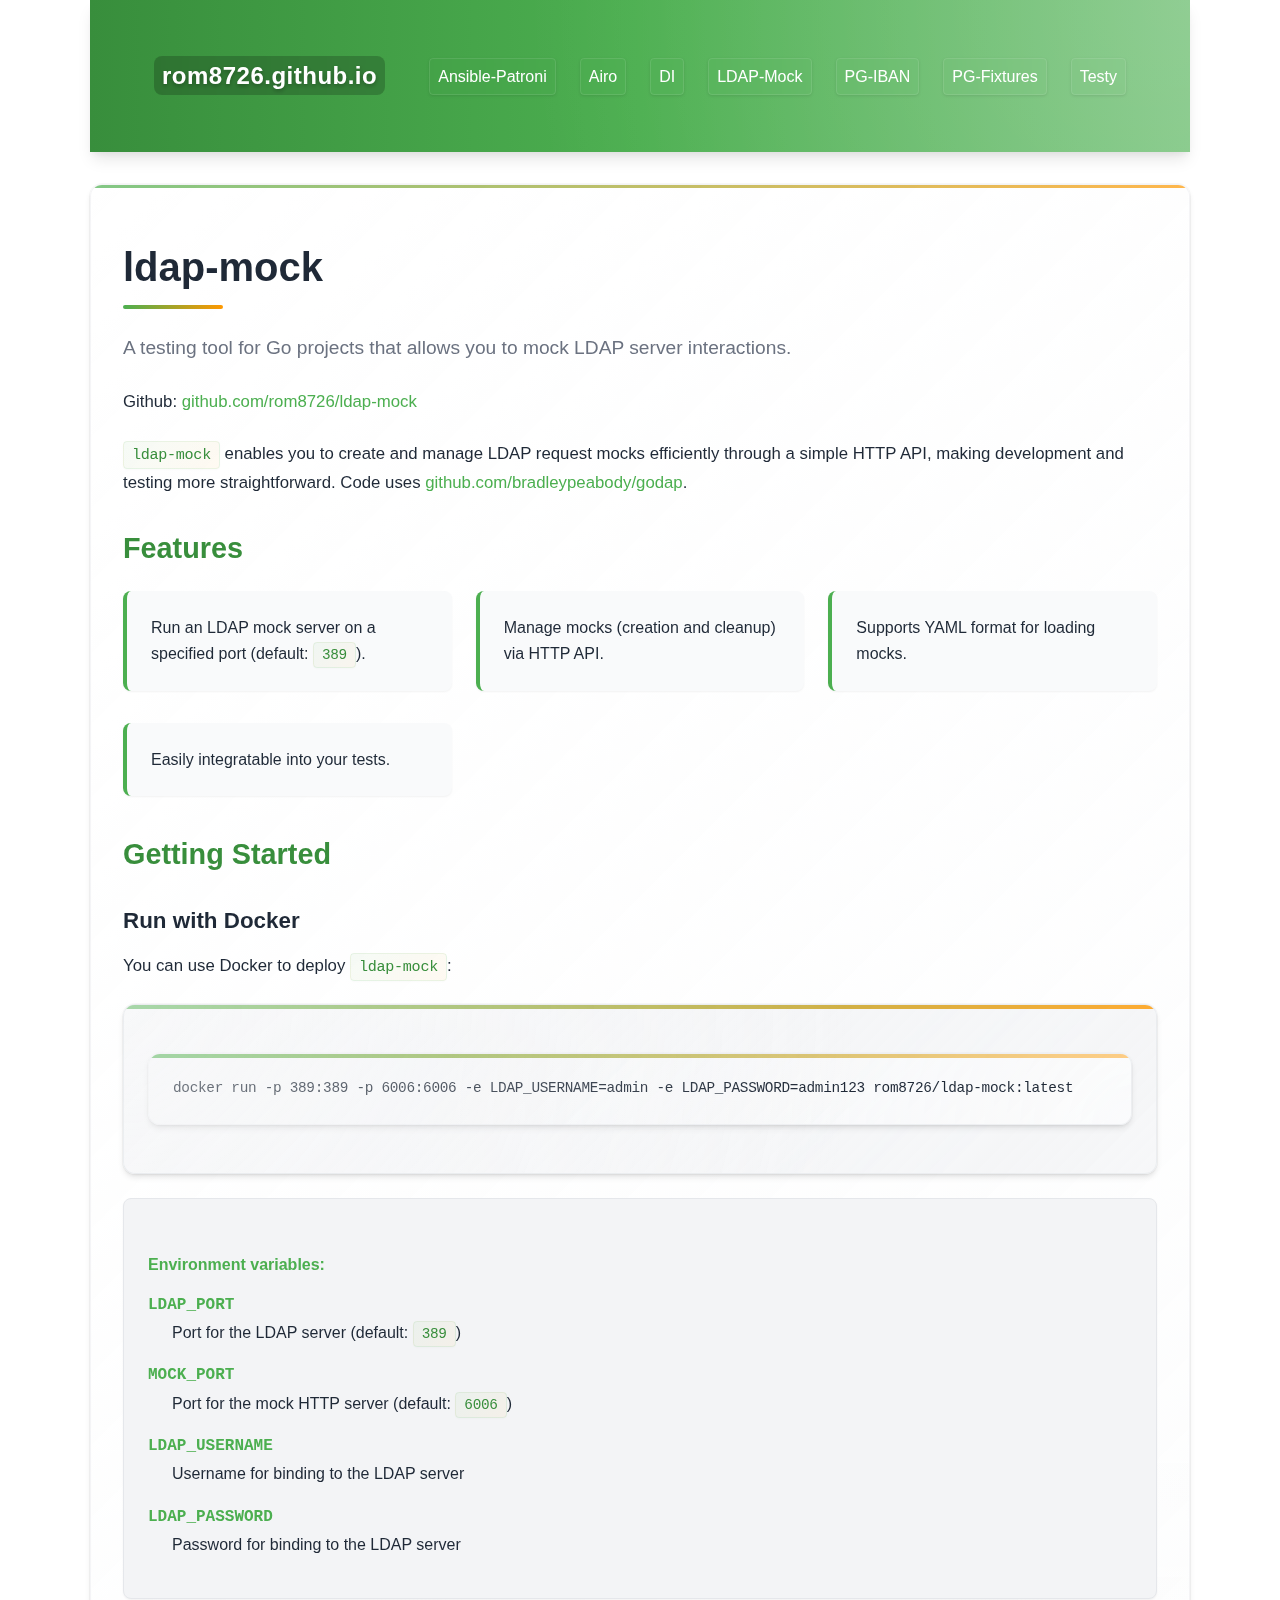
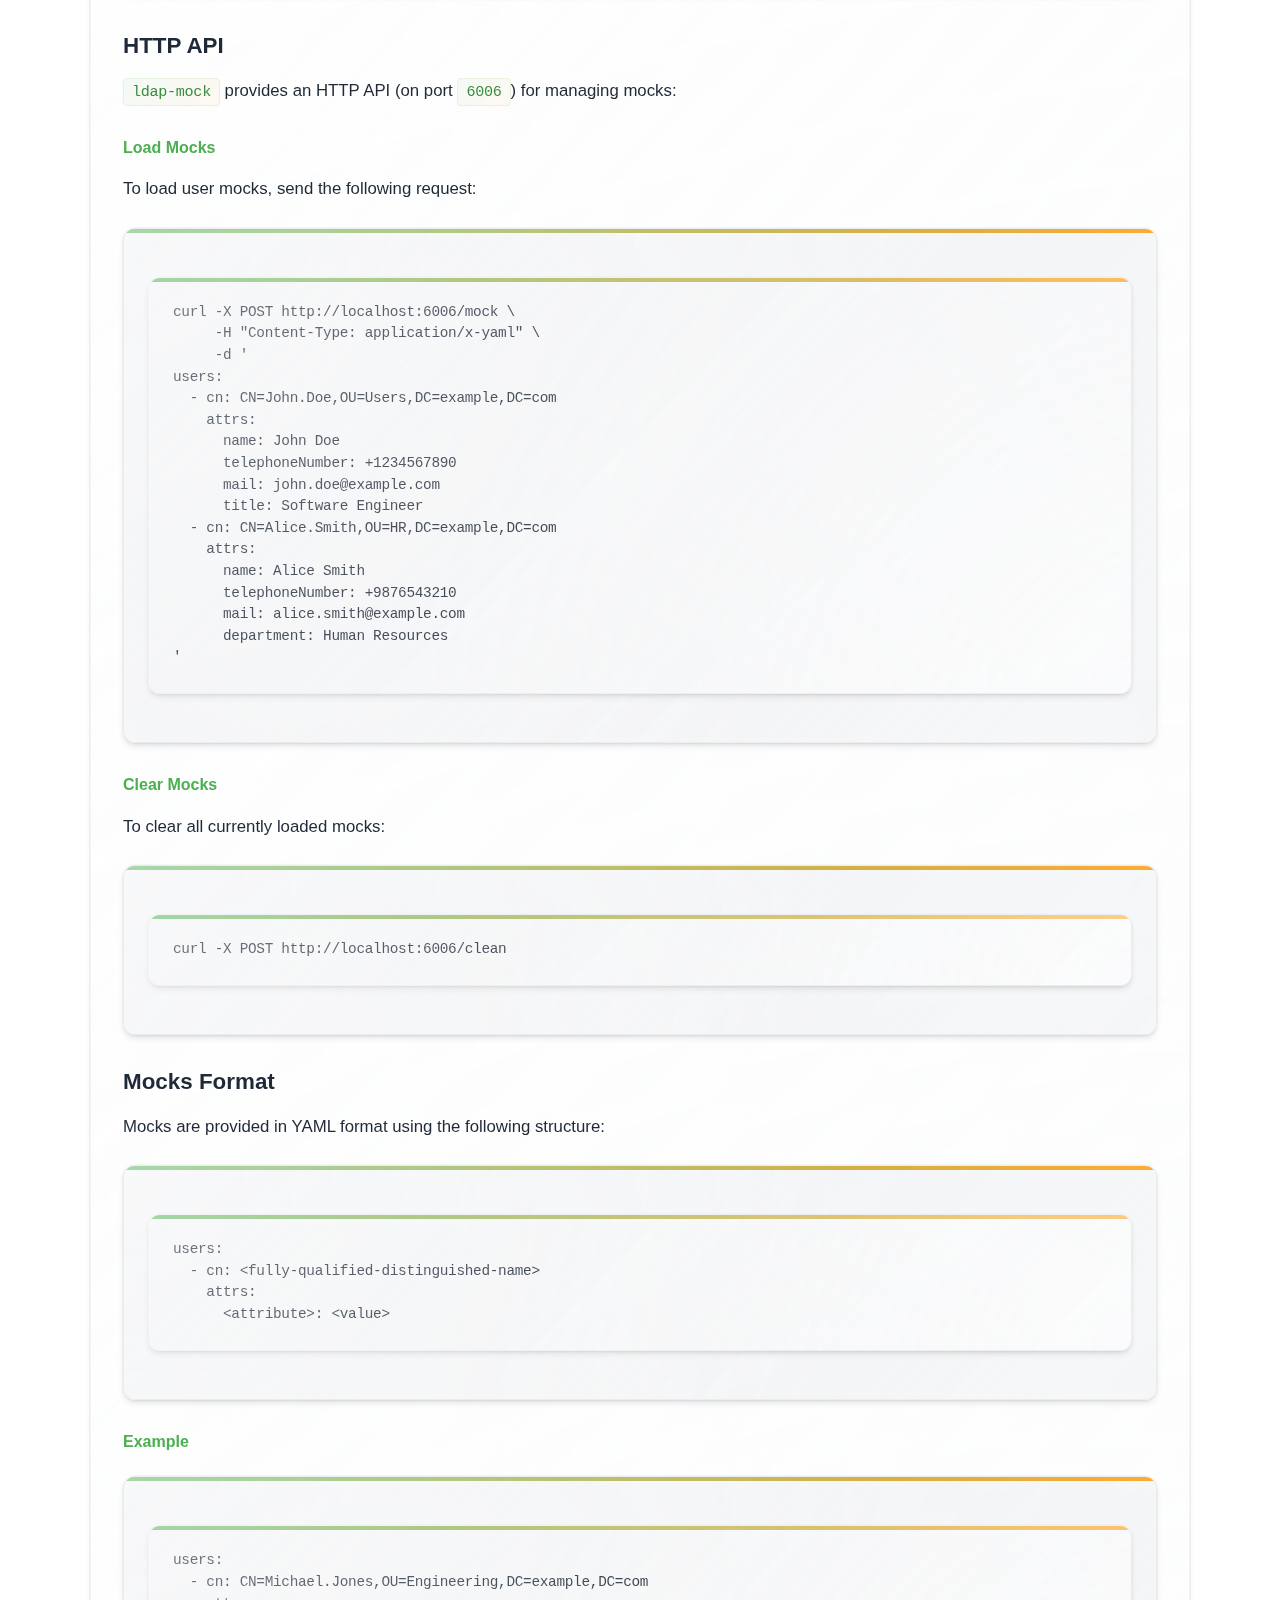
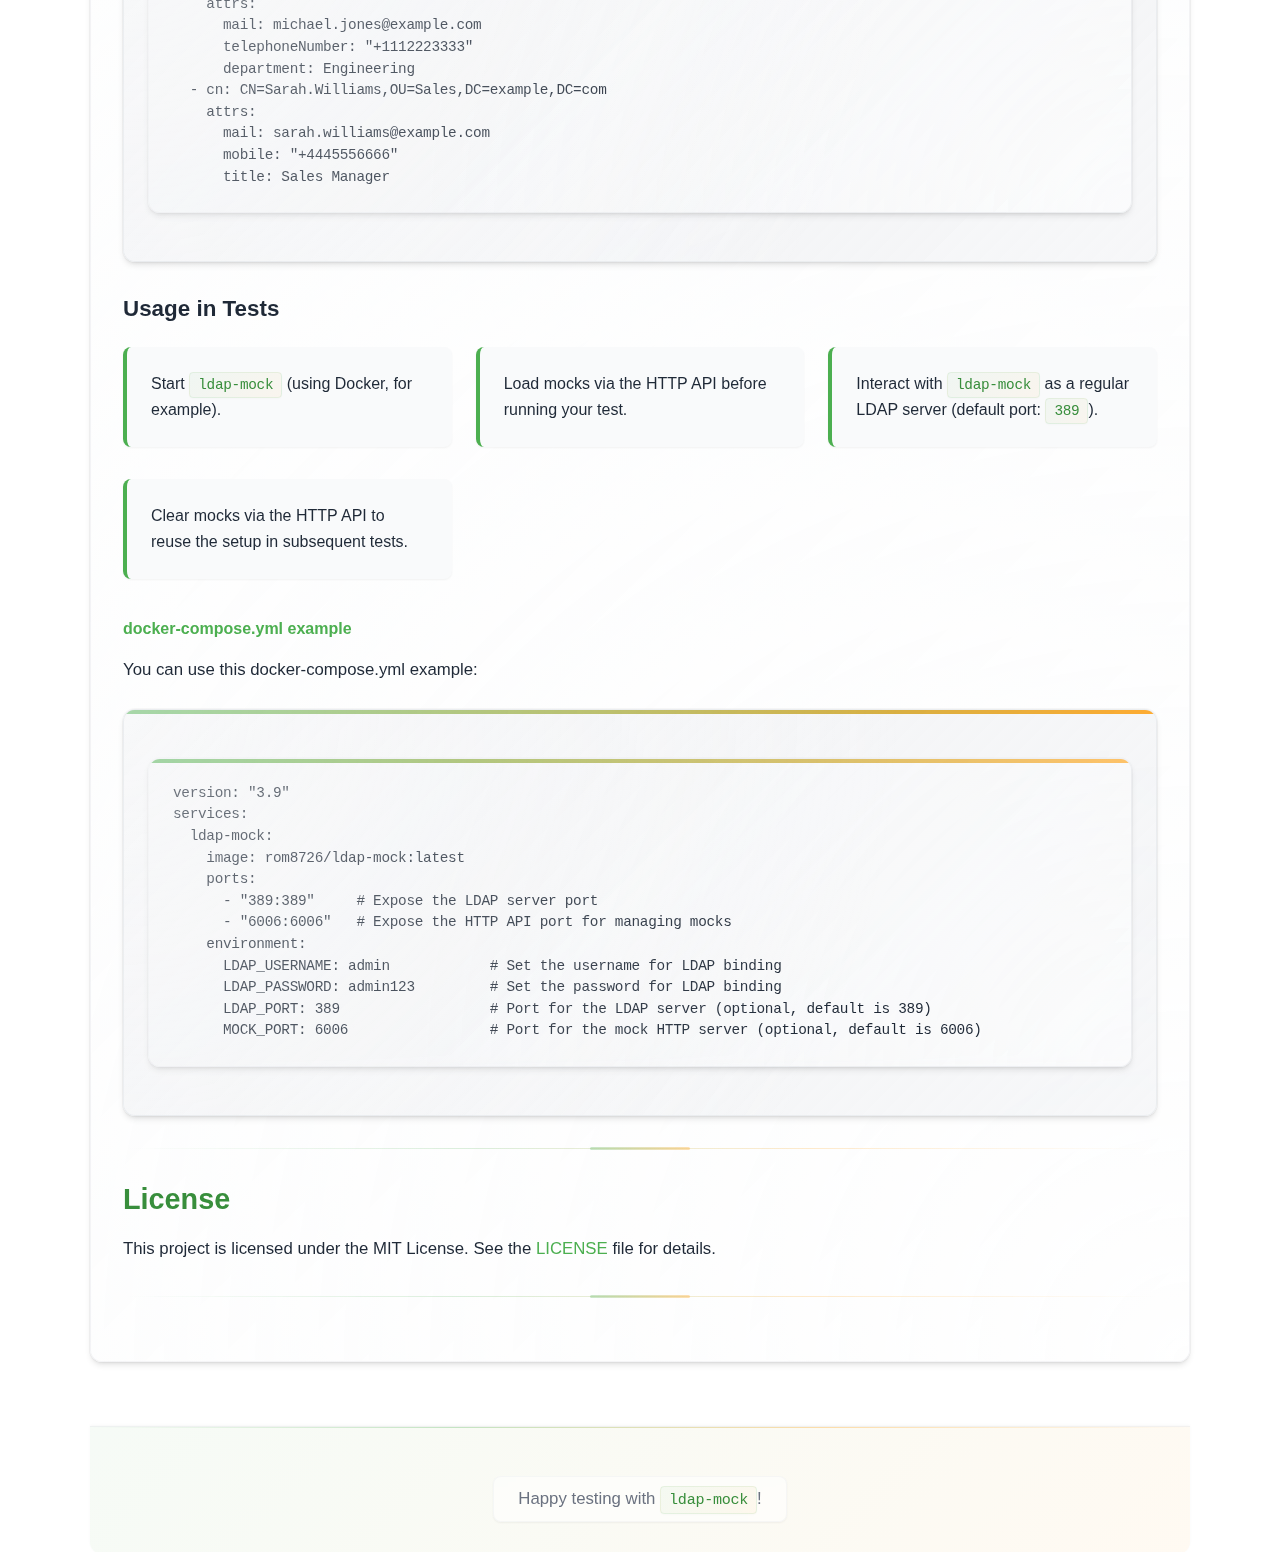
<file: ldap_mock.html>
<!DOCTYPE html>
<html lang="en">

<head>
    <meta charset="UTF-8">
    <meta name="viewport" content="width=device-width, initial-scale=1.0">
    <meta name="description" content="LDAP-Mock is a testing tool for Go projects that allows you to mock LDAP server interactions through a simple HTTP API, with Docker support and YAML-based configuration.">
    <link rel="icon" type="image/x-icon" href="favicon.ico">
    <title>ldap-mock - LDAP Server Mock for Go Testing</title>
    <link rel="stylesheet" href="styles.css">
    <!-- Yandex.Metrika counter -->
    <script type="text/javascript">
        (function (m, e, t, r, i, k, a) {
            m[i] = m[i] || function () { (m[i].a = m[i].a || []).push(arguments) };
            m[i].l = 1 * new Date();
            for (var j = 0; j < document.scripts.length; j++) { if (document.scripts[j].src === r) { return; } }
            k = e.createElement(t), a = e.getElementsByTagName(t)[0], k.async = 1, k.src = r, a.parentNode.insertBefore(k, a)
        })
            (window, document, "script", "https://mc.yandex.ru/metrika/tag.js", "ym");

        ym(101946943, "init", {
            clickmap: true,
            trackLinks: true,
            accurateTrackBounce: true
        });
    </script>
    <noscript>
        <div><img src="https://mc.yandex.ru/watch/101946943" style="position:absolute; left:-9999px;" alt="" /></div>
    </noscript>
    <!-- /Yandex.Metrika counter -->
</head>

<body>
    <header>
        <div class="container">
            <a href="index.html"><h2 class="site-title">rom8726.github.io</h2></a>
            <nav class="nav">
                <a href="ansible-patroni.html" class="nav-item">Ansible-Patroni</a>
                <a href="airo.html" class="nav-item">Airo</a>
                <a href="di.html" class="nav-item">DI</a>
                <a href="ldap_mock.html" class="nav-item">LDAP-Mock</a>
                <a href="pg_iban.html" class="nav-item">PG-IBAN</a>
                <a href="pgfixtures.html" class="nav-item">PG-Fixtures</a>
                <a href="testy.html" class="nav-item">Testy</a>
            </nav>
        </div>
    </header>

    <main class="container">
        <h1>ldap-mock</h1>

        <p class="lead">A testing tool for Go projects that allows you to mock LDAP server interactions.</p>
        <p>Github: <a href="https://github.com/rom8726/ldap-mock">github.com/rom8726/ldap-mock</a></p>
        <p><code>ldap-mock</code> enables you to create and manage LDAP request mocks efficiently through a simple HTTP API, making development
        and testing more straightforward. Code uses <a href="github.com/bradleypeabody/godap">github.com/bradleypeabody/godap</a>.</p>

    <h2>Features</h2>
    <ul class="feature-list">
        <li>Run an LDAP mock server on a specified port (default: <code>389</code>).</li>
        <li>Manage mocks (creation and cleanup) via HTTP API.</li>
        <li>Supports YAML format for loading mocks.</li>
        <li>Easily integratable into your tests.</li>
    </ul>

    <h2>Getting Started</h2>

    <h3>Run with Docker</h3>
    <p>You can use Docker to deploy <code>ldap-mock</code>:</p>

    <div class="code-block">
        <pre><code>docker run -p 389:389 -p 6006:6006 -e LDAP_USERNAME=admin -e LDAP_PASSWORD=admin123 rom8726/ldap-mock:latest</code></pre>
    </div>

    <div class="env-vars">
        <h4>Environment variables:</h4>
        <dl>
            <dt>LDAP_PORT</dt>
            <dd>Port for the LDAP server (default: <code>389</code>)</dd>

            <dt>MOCK_PORT</dt>
            <dd>Port for the mock HTTP server (default: <code>6006</code>)</dd>

            <dt>LDAP_USERNAME</dt>
            <dd>Username for binding to the LDAP server</dd>

            <dt>LDAP_PASSWORD</dt>
            <dd>Password for binding to the LDAP server</dd>
        </dl>
    </div>

    <h3>HTTP API</h3>
    <p><code>ldap-mock</code> provides an HTTP API (on port <code>6006</code>) for managing mocks:</p>

    <h4>Load Mocks</h4>
    <p>To load user mocks, send the following request:</p>

    <div class="http-endpoint">
        <pre><code>curl -X POST http://localhost:6006/mock \
     -H "Content-Type: application/x-yaml" \
     -d '
users:
  - cn: CN=John.Doe,OU=Users,DC=example,DC=com
    attrs:
      name: John Doe
      telephoneNumber: +1234567890
      mail: john.doe@example.com
      title: Software Engineer
  - cn: CN=Alice.Smith,OU=HR,DC=example,DC=com
    attrs:
      name: Alice Smith
      telephoneNumber: +9876543210
      mail: alice.smith@example.com
      department: Human Resources
'</code></pre>
    </div>

    <h4>Clear Mocks</h4>
    <p>To clear all currently loaded mocks:</p>

    <div class="http-endpoint">
        <pre><code>curl -X POST http://localhost:6006/clean</code></pre>
    </div>

    <h3>Mocks Format</h3>
    <p>Mocks are provided in YAML format using the following structure:</p>

    <div class="code-block">
        <pre><code>users:
  - cn: &lt;fully-qualified-distinguished-name&gt;
    attrs:
      &lt;attribute&gt;: &lt;value&gt;</code></pre>
    </div>

    <h4>Example</h4>
    <div class="code-block">
        <pre><code>users:
  - cn: CN=Michael.Jones,OU=Engineering,DC=example,DC=com
    attrs:
      mail: michael.jones@example.com
      telephoneNumber: "+1112223333"
      department: Engineering
  - cn: CN=Sarah.Williams,OU=Sales,DC=example,DC=com
    attrs:
      mail: sarah.williams@example.com
      mobile: "+4445556666"
      title: Sales Manager</code></pre>
    </div>

    <h3>Usage in Tests</h3>
    <ol class="feature-list">
        <li>Start <code>ldap-mock</code> (using Docker, for example).</li>
        <li>Load mocks via the HTTP API before running your test.</li>
        <li>Interact with <code>ldap-mock</code> as a regular LDAP server (default port: <code>389</code>).</li>
        <li>Clear mocks via the HTTP API to reuse the setup in subsequent tests.</li>
    </ol>

    <h4>docker-compose.yml example</h4>
    <p>You can use this docker-compose.yml example:</p>

    <div class="code-block">
        <pre><code>version: "3.9"
services:
  ldap-mock:
    image: rom8726/ldap-mock:latest
    ports:
      - "389:389"     # Expose the LDAP server port
      - "6006:6006"   # Expose the HTTP API port for managing mocks
    environment:
      LDAP_USERNAME: admin            # Set the username for LDAP binding
      LDAP_PASSWORD: admin123         # Set the password for LDAP binding
      LDAP_PORT: 389                  # Port for the LDAP server (optional, default is 389)
      MOCK_PORT: 6006                 # Port for the mock HTTP server (optional, default is 6006)</code></pre>
    </div>

    <div class="divider"></div>

    <h2>License</h2>
    <p>This project is licensed under the MIT License. See the <a href="LICENSE">LICENSE</a> file for details.</p>

    <div class="divider"></div>

    </main>

    <footer>
        <p>Happy testing with <code>ldap-mock</code>!</p>
    </footer>
</body>

</html>
</file>
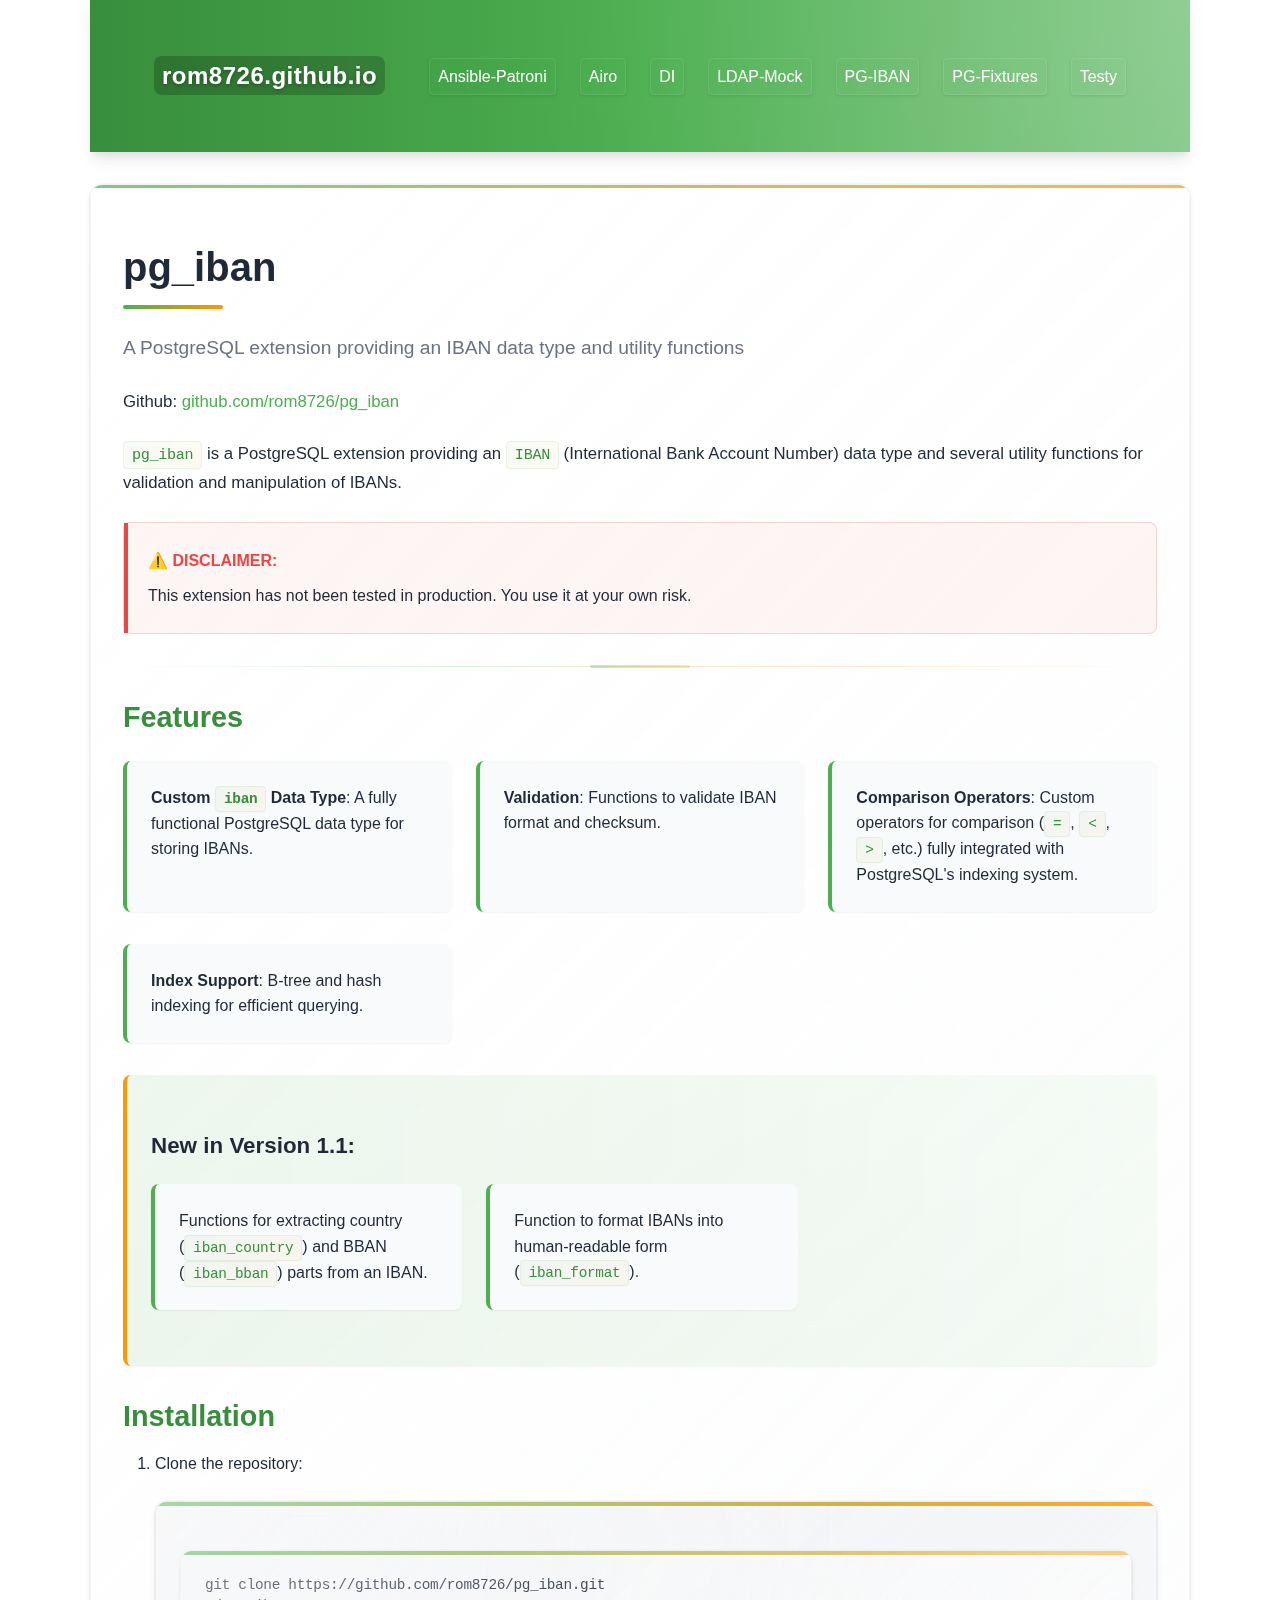
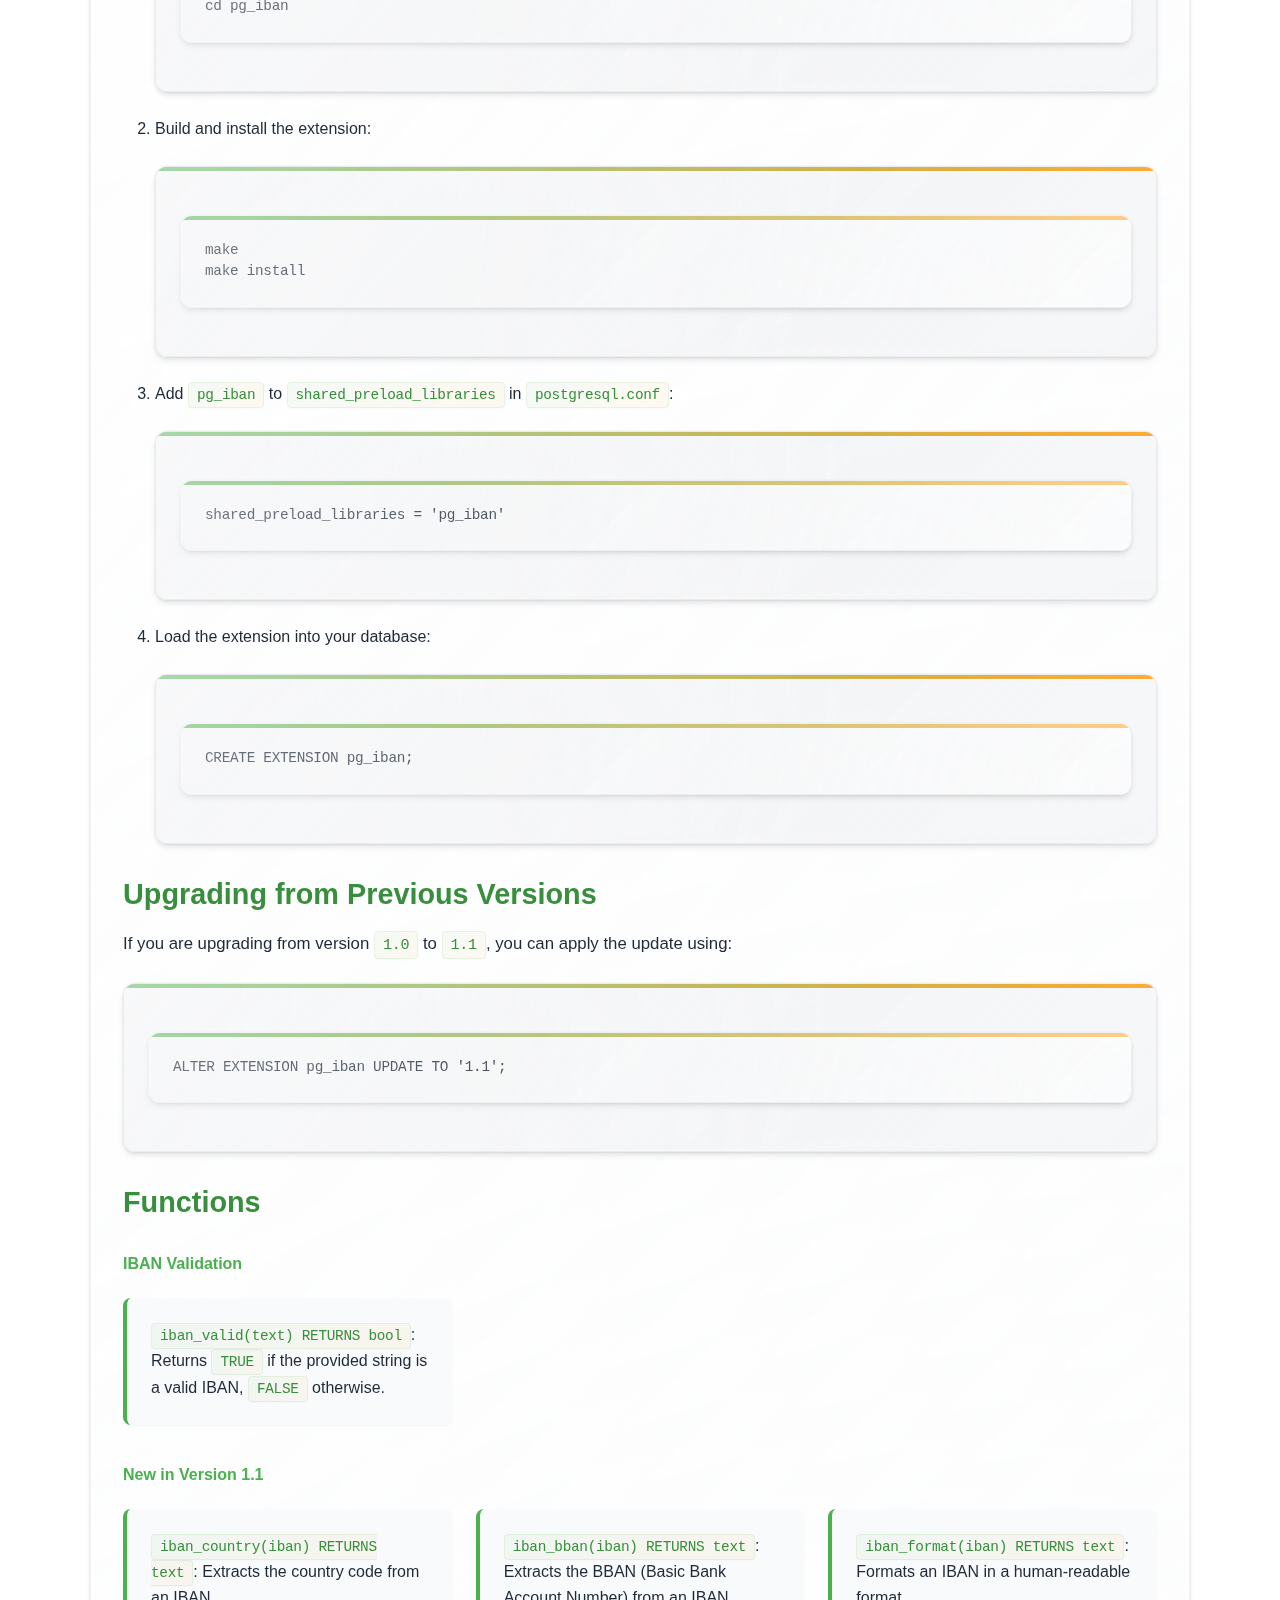
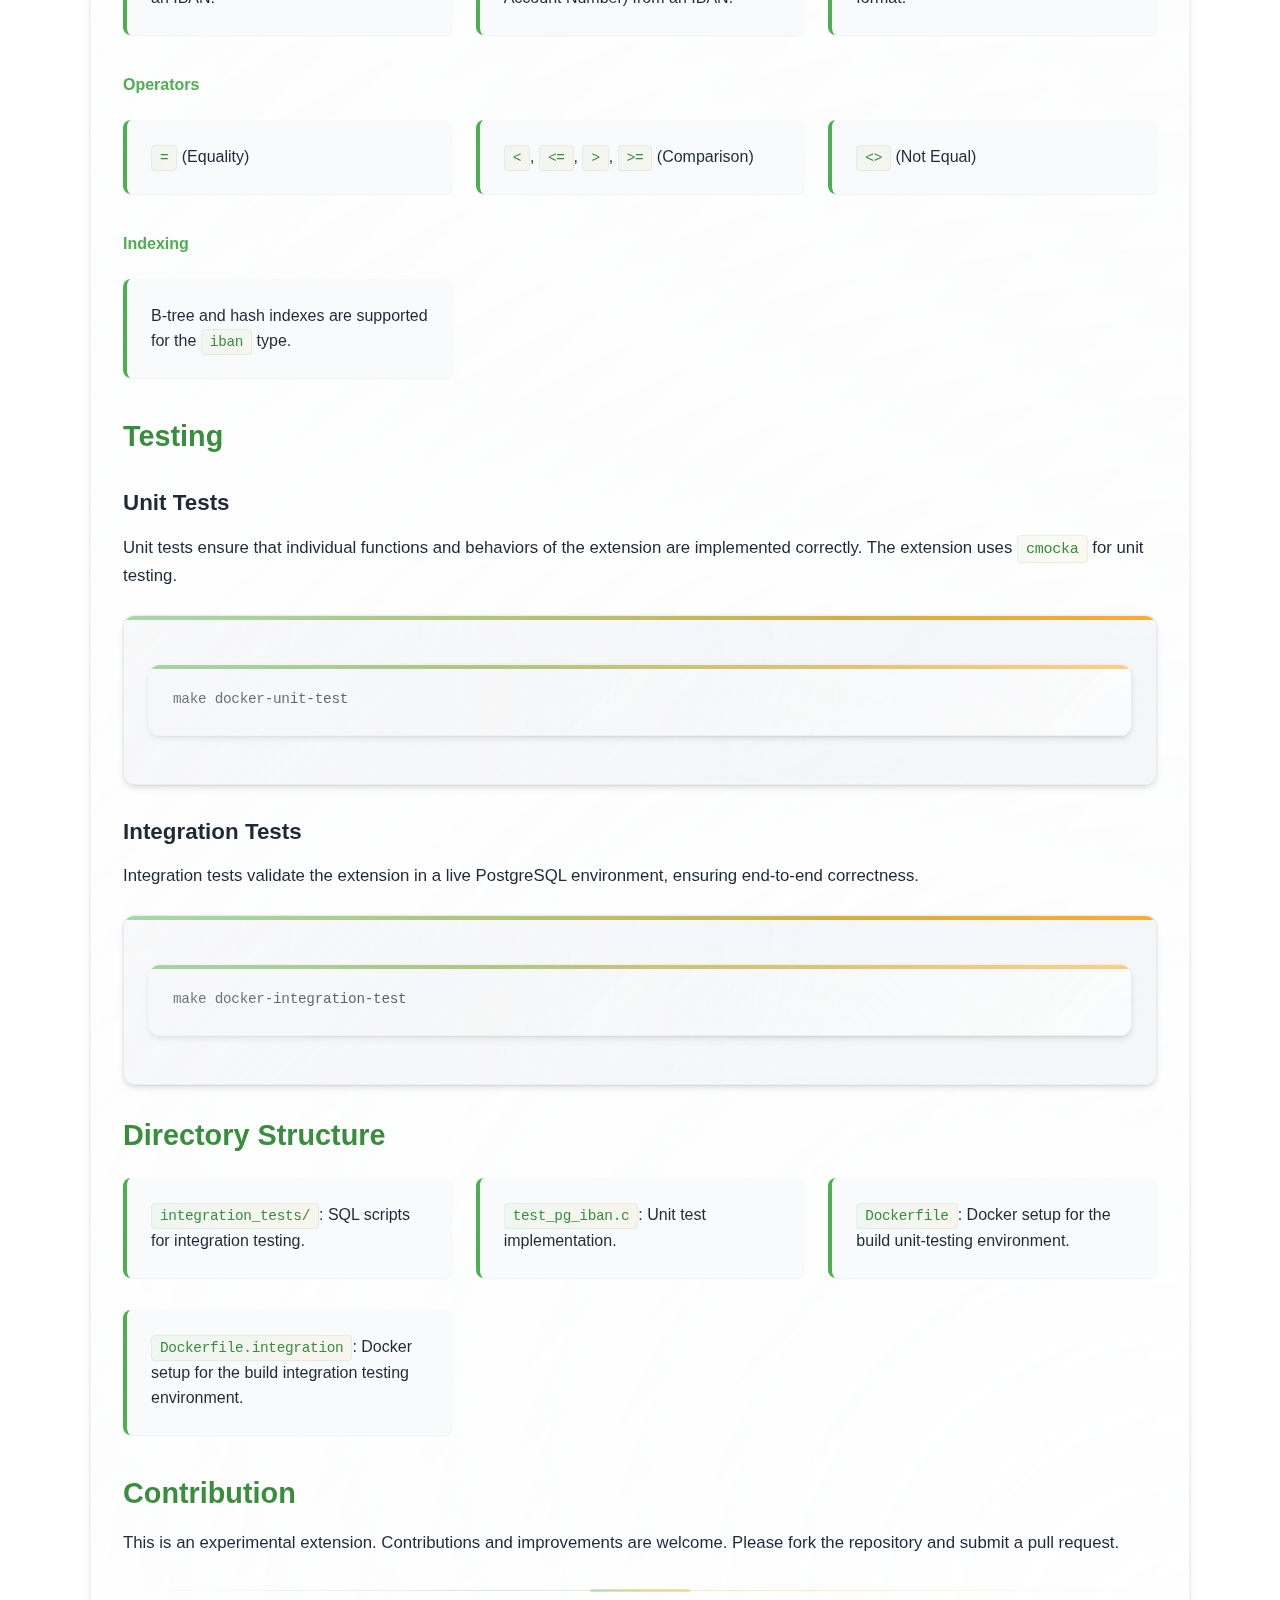
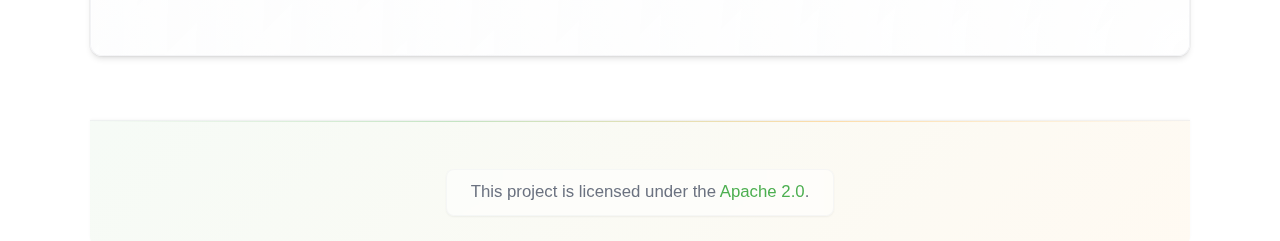
<file: pg_iban.html>
<!DOCTYPE html>
<html lang="en">

<head>
    <meta charset="UTF-8">
    <meta name="viewport" content="width=device-width, initial-scale=1.0">
    <meta name="description" content="PostgreSQL extension providing an IBAN data type with validation, comparison operators, and indexing support. Includes functions for extracting country codes and formatting IBANs.">
    <link rel="icon" type="image/x-icon" href="favicon.ico">
    <title>pg_iban - PostgreSQL IBAN Extension</title>
    <link rel="stylesheet" href="styles.css">
    <!-- Yandex.Metrika counter -->
    <script type="text/javascript">
        (function (m, e, t, r, i, k, a) {
            m[i] = m[i] || function () { (m[i].a = m[i].a || []).push(arguments) };
            m[i].l = 1 * new Date();
            for (var j = 0; j < document.scripts.length; j++) { if (document.scripts[j].src === r) { return; } }
            k = e.createElement(t), a = e.getElementsByTagName(t)[0], k.async = 1, k.src = r, a.parentNode.insertBefore(k, a)
        })
            (window, document, "script", "https://mc.yandex.ru/metrika/tag.js", "ym");

        ym(101946943, "init", {
            clickmap: true,
            trackLinks: true,
            accurateTrackBounce: true
        });
    </script>
    <noscript>
        <div><img src="https://mc.yandex.ru/watch/101946943" style="position:absolute; left:-9999px;" alt="" /></div>
    </noscript>
    <!-- /Yandex.Metrika counter -->
</head>

<body>
    <header>
        <div class="container">
            <a href="index.html"><h2 class="site-title">rom8726.github.io</h2></a>
            <nav class="nav">
                <a href="ansible-patroni.html" class="nav-item">Ansible-Patroni</a>
                <a href="airo.html" class="nav-item">Airo</a>
                <a href="di.html" class="nav-item">DI</a>
                <a href="ldap_mock.html" class="nav-item">LDAP-Mock</a>
                <a href="pg_iban.html" class="nav-item">PG-IBAN</a>
                <a href="pgfixtures.html" class="nav-item">PG-Fixtures</a>
                <a href="testy.html" class="nav-item">Testy</a>
            </nav>
        </div>
    </header>

    <main class="container">
        <h1>pg_iban</h1>
        <p class="lead">A PostgreSQL extension providing an IBAN data type and utility functions</p>
        <p>Github: <a href="https://github.com/rom8726/pg_iban">github.com/rom8726/pg_iban</a></p>
        <p><code>pg_iban</code> is a PostgreSQL extension providing an <code>IBAN</code> (International Bank Account Number)
        data type and several utility functions for validation and manipulation of IBANs.</p>

    <div class="warning">
        <strong>⚠️ DISCLAIMER:</strong> This extension has not been tested in production. You use it at your own risk.
    </div>

    <div class="divider"></div>

    <h2>Features</h2>
    <ul class="feature-list">
        <li><strong>Custom <code>iban</code> Data Type</strong>: A fully functional PostgreSQL data type for storing
            IBANs.</li>
        <li><strong>Validation</strong>: Functions to validate IBAN format and checksum.</li>
        <li><strong>Comparison Operators</strong>: Custom operators for comparison (<code>=</code>, <code><</code>,
            <code>></code>, etc.) fully integrated with PostgreSQL's indexing system.</li>
        <li><strong>Index Support</strong>: B-tree and hash indexing for efficient querying.</li>
    </ul>

    <div class="new-version">
        <h3>New in Version 1.1:</h3>
        <ul class="feature-list">
            <li>Functions for extracting country (<code>iban_country</code>) and BBAN (<code>iban_bban</code>) parts
                from an IBAN.</li>
            <li>Function to format IBANs into human-readable form (<code>iban_format</code>).</li>
        </ul>
    </div>

    <h2>Installation</h2>
    <ol>
        <li>Clone the repository:
            <div class="code-block">
                <pre><code>git clone https://github.com/rom8726/pg_iban.git
cd pg_iban</code></pre>
            </div>
        </li>
        <li>Build and install the extension:
            <div class="code-block">
                <pre><code>make
make install</code></pre>
            </div>
        </li>
        <li>Add <code>pg_iban</code> to <code>shared_preload_libraries</code> in <code>postgresql.conf</code>:
            <div class="code-block">
                <pre><code>shared_preload_libraries = 'pg_iban'</code></pre>
            </div>
        </li>
        <li>Load the extension into your database:
            <div class="code-block">
                <pre><code>CREATE EXTENSION pg_iban;</code></pre>
            </div>
        </li>
    </ol>

    <h2>Upgrading from Previous Versions</h2>
    <p>If you are upgrading from version <code>1.0</code> to <code>1.1</code>, you can apply the update using:</p>
    <div class="code-block">
        <pre><code>ALTER EXTENSION pg_iban UPDATE TO '1.1';</code></pre>
    </div>

    <h2>Functions</h2>

    <div class="function-list">
        <h4>IBAN Validation</h4>
        <ul class="feature-list">
            <li><code>iban_valid(text) RETURNS bool</code>: Returns <code>TRUE</code> if the provided string is a valid
                IBAN, <code>FALSE</code> otherwise.</li>
        </ul>

        <h4>New in Version 1.1</h4>
        <ul class="feature-list">
            <li><code>iban_country(iban) RETURNS text</code>: Extracts the country code from an IBAN.</li>
            <li><code>iban_bban(iban) RETURNS text</code>: Extracts the BBAN (Basic Bank Account Number) from an IBAN.
            </li>
            <li><code>iban_format(iban) RETURNS text</code>: Formats an IBAN in a human-readable format.</li>
        </ul>

        <h4>Operators</h4>
        <ul class="feature-list">
            <li><code>=</code> (Equality)</li>
            <li><code><</code>, <code><=</code>, <code>></code>, <code>>=</code> (Comparison)</li>
            <li><code><></code> (Not Equal)</li>
        </ul>

        <h4>Indexing</h4>
        <ul class="feature-list">
            <li>B-tree and hash indexes are supported for the <code>iban</code> type.</li>
        </ul>
    </div>

    <h2>Testing</h2>

    <h3>Unit Tests</h3>
    <p>Unit tests ensure that individual functions and behaviors of the extension are implemented correctly. The
        extension uses <code>cmocka</code> for unit testing.</p>
    <div class="code-block">
        <pre><code>make docker-unit-test</code></pre>
    </div>

    <h3>Integration Tests</h3>
    <p>Integration tests validate the extension in a live PostgreSQL environment, ensuring end-to-end correctness.</p>
    <div class="code-block">
        <pre><code>make docker-integration-test</code></pre>
    </div>

    <h2>Directory Structure</h2>
    <ul class="feature-list">
        <li><code>integration_tests/</code>: SQL scripts for integration testing.</li>
        <li><code>test_pg_iban.c</code>: Unit test implementation.</li>
        <li><code>Dockerfile</code>: Docker setup for the build unit-testing environment.</li>
        <li><code>Dockerfile.integration</code>: Docker setup for the build integration testing environment.</li>
    </ul>

    <h2>Contribution</h2>
    <p>This is an experimental extension. Contributions and improvements are welcome. Please fork the repository and
        submit a pull request.</p>

    <div class="divider"></div>

    </main>

    <footer>
        <p>This project is licensed under the <a href="LICENSE">Apache 2.0</a>.</p>
    </footer>
</body>

</html>
</file>
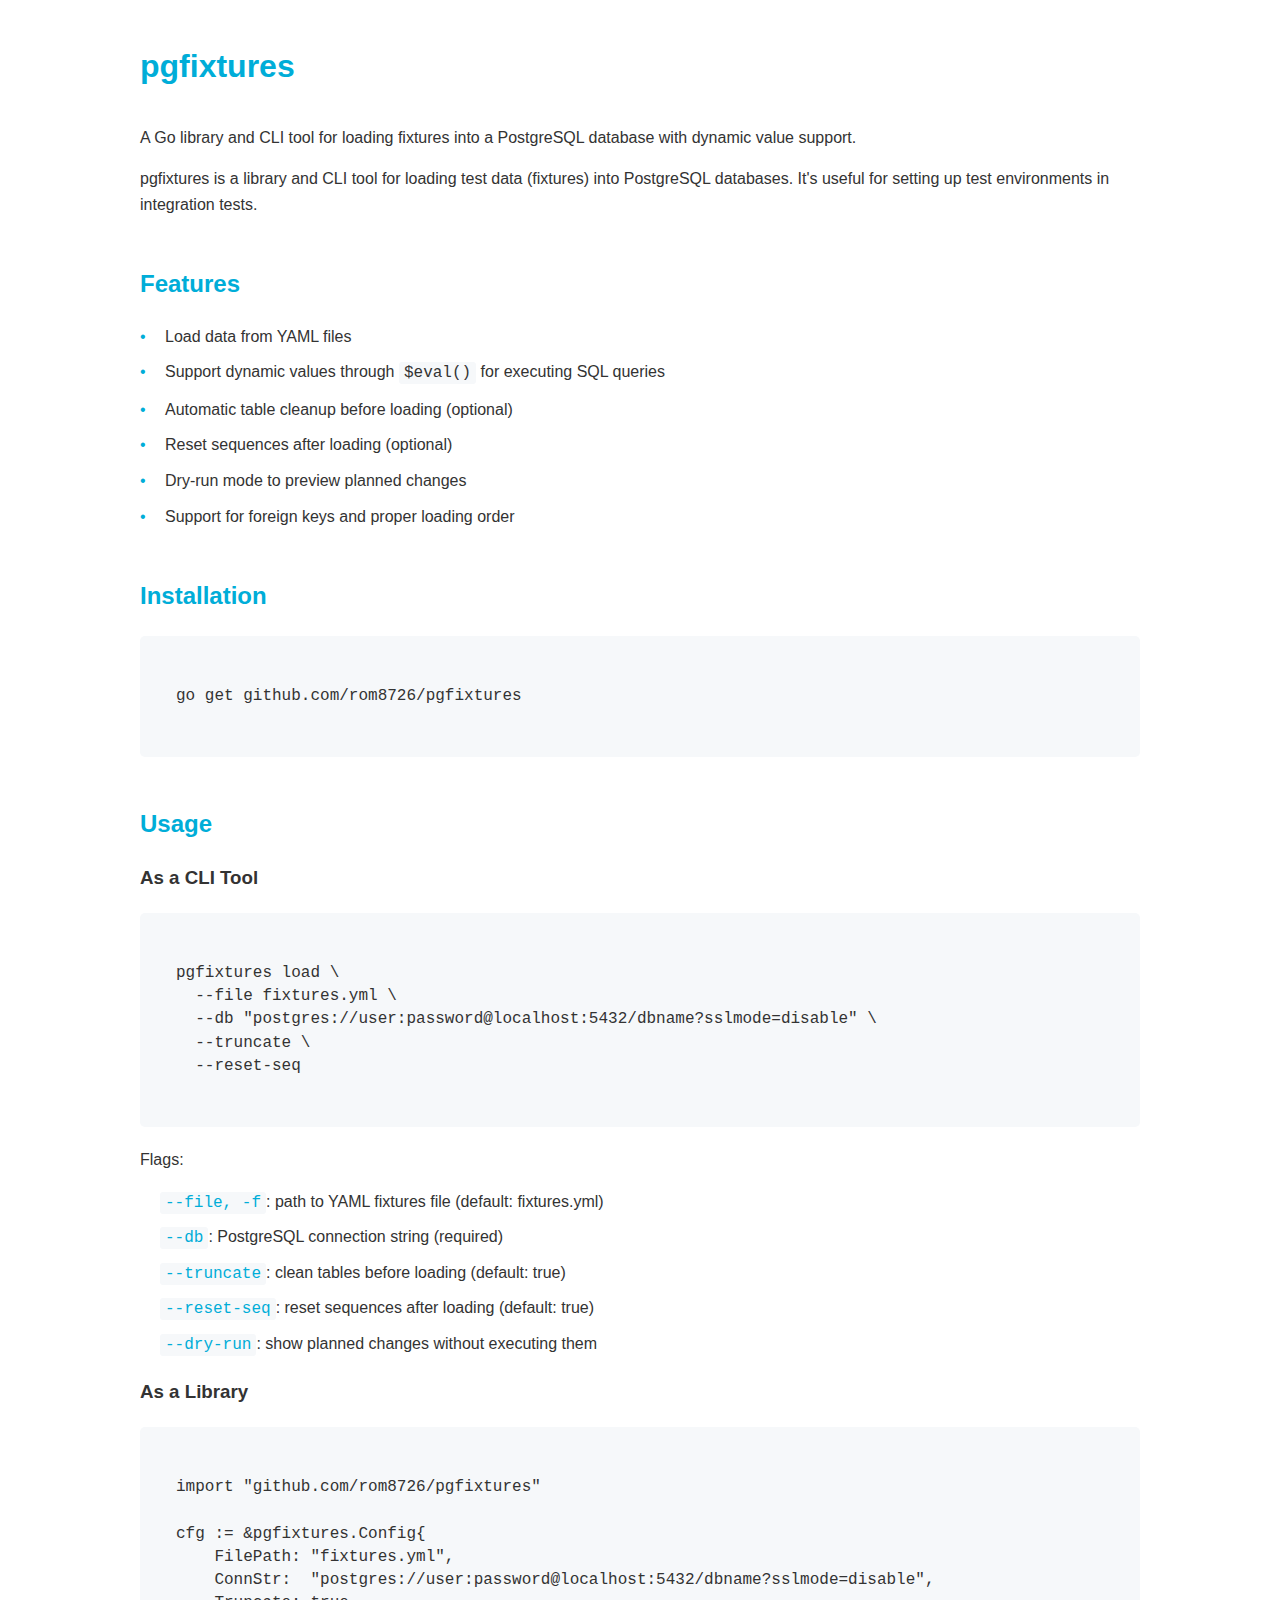
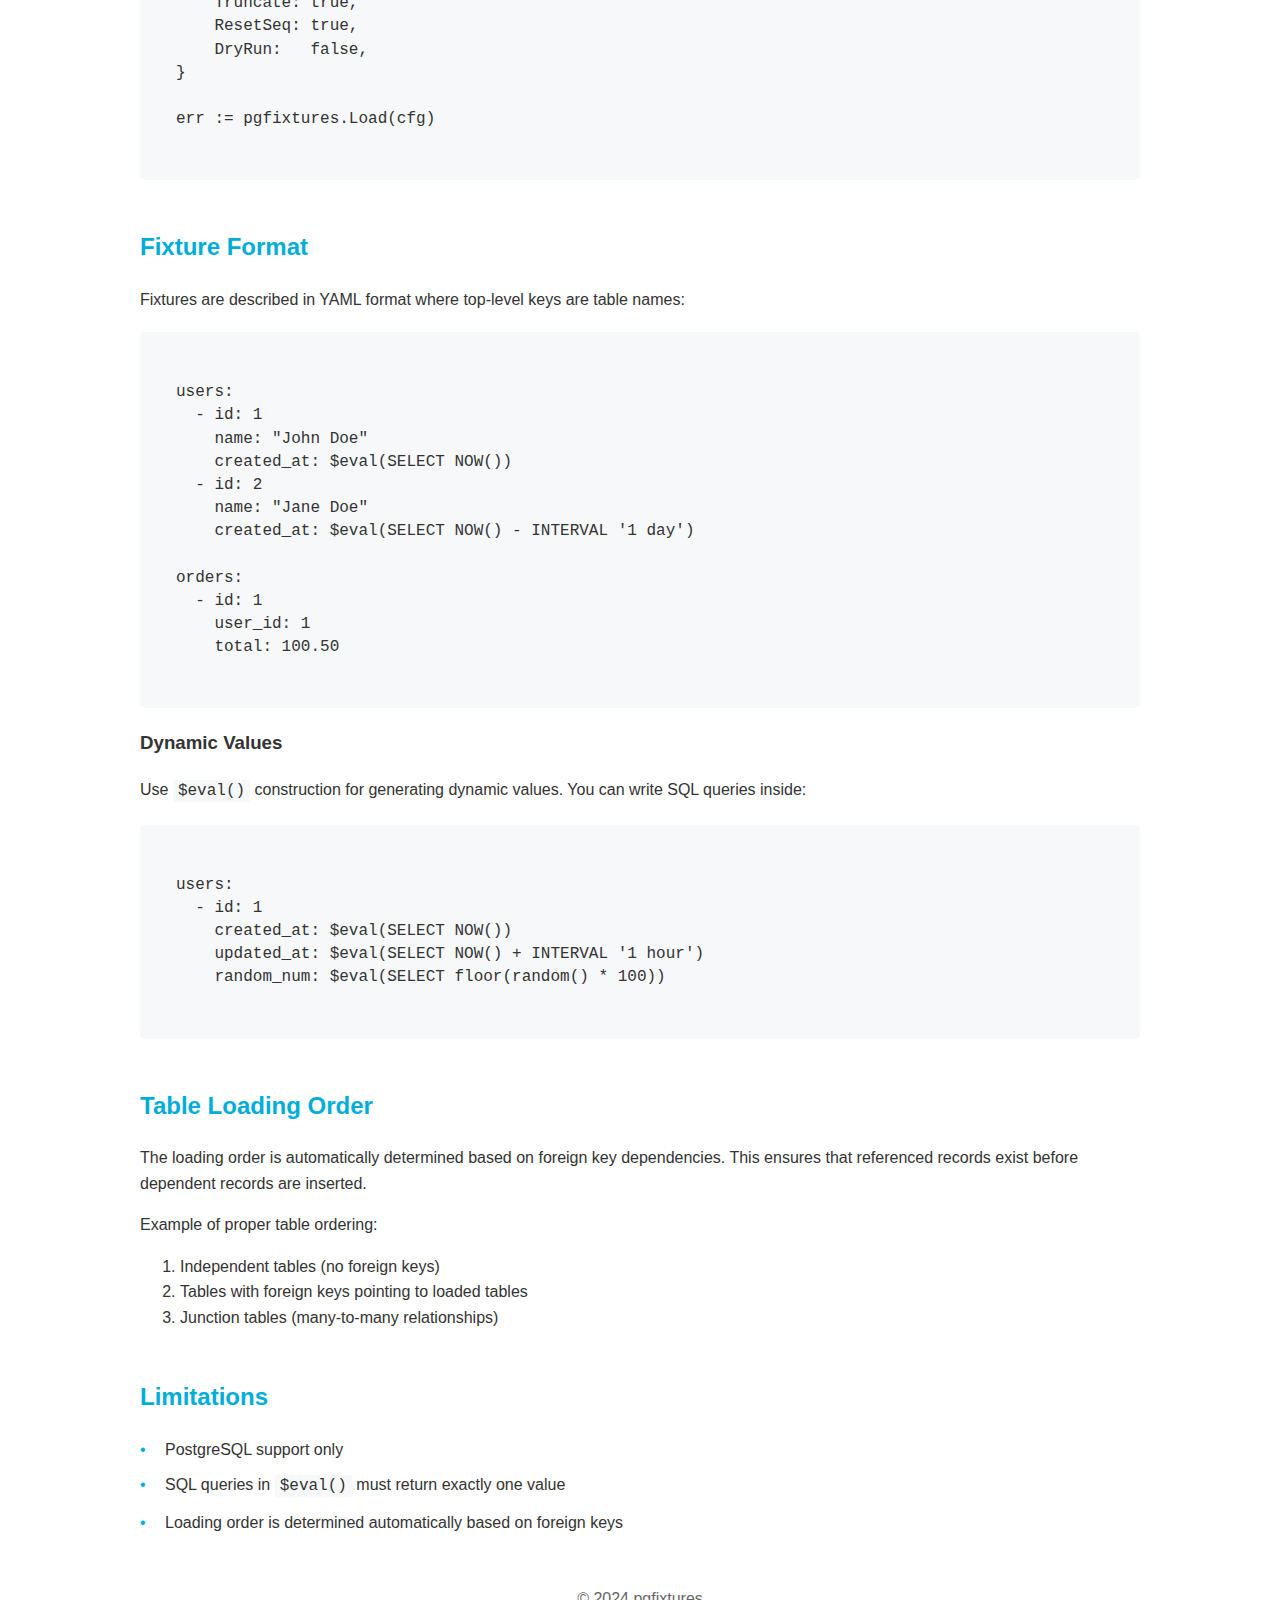
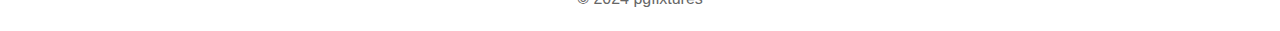
<file: pgfixtures.html>
<!DOCTYPE html>
<html lang="en">

<head>
    <meta charset="UTF-8">
    <meta name="viewport" content="width=device-width, initial-scale=1.0">
    <title>pgfixtures - PostgreSQL Fixtures Loader</title>
    <style>
        :root {
            --primary-color: #00ADD8;
            --text-color: #333;
            --bg-color: #fff;
            --code-bg: #f6f8fa;
        }

        body {
            font-family: -apple-system, BlinkMacSystemFont, 'Segoe UI', Roboto, Oxygen, Ubuntu, sans-serif;
            line-height: 1.6;
            color: var(--text-color);
            max-width: 1000px;
            margin: 0 auto;
            padding: 20px;
            background: var(--bg-color);
        }

        h1 {
            color: var(--primary-color);
            margin-bottom: 1em;
        }

        h2 {
            margin-top: 2em;
            color: var(--primary-color);
        }

        code {
            background: var(--code-bg);
            padding: 2px 5px;
            border-radius: 3px;
            font-family: 'Monaco', 'Consolas', monospace;
        }

        pre code {
            display: block;
            padding: 16px;
            overflow-x: auto;
            line-height: 1.45;
        }

        .features {
            list-style: none;
            padding: 0;
        }

        .features li {
            margin: 10px 0;
            padding-left: 25px;
            position: relative;
        }

        .features li:before {
            content: "•";
            position: absolute;
            left: 0;
            color: var(--primary-color);
        }

        .example {
            background: var(--code-bg);
            padding: 20px;
            border-radius: 5px;
            margin: 20px 0;
        }

        .flags {
            list-style: none;
            padding-left: 20px;
        }

        .flags li {
            margin: 8px 0;
        }

        .flags code {
            color: var(--primary-color);
        }
    </style>
</head>

<body>
    <h1>pgfixtures</h1>

    <p>A Go library and CLI tool for loading fixtures into a PostgreSQL database with dynamic value support.</p>

    <p>pgfixtures is a library and CLI tool for loading test data (fixtures) into PostgreSQL databases.
        It's useful for setting up test environments in integration tests.</p>

    <h2>Features</h2>
    <ul class="features">
        <li>Load data from YAML files</li>
        <li>Support dynamic values through <code>$eval()</code> for executing SQL queries</li>
        <li>Automatic table cleanup before loading (optional)</li>
        <li>Reset sequences after loading (optional)</li>
        <li>Dry-run mode to preview planned changes</li>
        <li>Support for foreign keys and proper loading order</li>
    </ul>

    <h2>Installation</h2>
    <div class="example">
        <pre><code>go get github.com/rom8726/pgfixtures</code></pre>
    </div>

    <h2>Usage</h2>

    <h3>As a CLI Tool</h3>
    <div class="example">
        <pre><code>pgfixtures load \
  --file fixtures.yml \
  --db "postgres://user:password@localhost:5432/dbname?sslmode=disable" \
  --truncate \
  --reset-seq</code></pre>
    </div>

    <p>Flags:</p>
    <ul class="flags">
        <li><code>--file, -f</code>: path to YAML fixtures file (default: fixtures.yml)</li>
        <li><code>--db</code>: PostgreSQL connection string (required)</li>
        <li><code>--truncate</code>: clean tables before loading (default: true)</li>
        <li><code>--reset-seq</code>: reset sequences after loading (default: true)</li>
        <li><code>--dry-run</code>: show planned changes without executing them</li>
    </ul>

    <h3>As a Library</h3>
    <div class="example">
        <pre><code>import "github.com/rom8726/pgfixtures"

cfg := &pgfixtures.Config{
    FilePath: "fixtures.yml",
    ConnStr:  "postgres://user:password@localhost:5432/dbname?sslmode=disable",
    Truncate: true,
    ResetSeq: true,
    DryRun:   false,
}

err := pgfixtures.Load(cfg)</code></pre>
    </div>

    <h2>Fixture Format</h2>
    <p>Fixtures are described in YAML format where top-level keys are table names:</p>
    <div class="example">
        <pre><code>users:
  - id: 1
    name: "John Doe"
    created_at: $eval(SELECT NOW())
  - id: 2
    name: "Jane Doe"
    created_at: $eval(SELECT NOW() - INTERVAL '1 day')

orders:
  - id: 1
    user_id: 1
    total: 100.50</code></pre>
    </div>

    <h3>Dynamic Values</h3>
    <p>Use <code>$eval()</code> construction for generating dynamic values. You can write SQL queries inside:</p>
    <div class="example">
        <pre><code>users:
  - id: 1
    created_at: $eval(SELECT NOW())
    updated_at: $eval(SELECT NOW() + INTERVAL '1 hour')
    random_num: $eval(SELECT floor(random() * 100))</code></pre>
    </div>

    <h2>Table Loading Order</h2>
    <p>The loading order is automatically determined based on foreign key dependencies. This ensures that referenced
        records exist before dependent records are inserted.</p>

    <p>Example of proper table ordering:</p>
    <ol>
        <li>Independent tables (no foreign keys)</li>
        <li>Tables with foreign keys pointing to loaded tables</li>
        <li>Junction tables (many-to-many relationships)</li>
    </ol>

    <h2>Limitations</h2>
    <ul class="features">
        <li>PostgreSQL support only</li>
        <li>SQL queries in <code>$eval()</code> must return exactly one value</li>
        <li>Loading order is determined automatically based on foreign keys</li>
    </ul>

    <footer style="margin-top: 50px; text-align: center; color: #666;">
        <p>© 2024 pgfixtures</p>
    </footer>
</body>

</html>
</file>
<file: styles.css>
/* Modern CSS for GitHub Pages
 * Created as part of the site modernization project
 * Updated with enhanced design elements
 */

:root {
  /* Color palette - enhanced with a light green scheme */
  --primary-color: #4CAF50; /* Light green */
  --primary-dark: #388E3C; /* Darker green for hover states */
  --secondary-color: #66BB6A; /* Lighter green */
  --accent-color: #FF9800; /* Orange accent */
  --text-color: #1F2937; /* Dark gray for better readability */
  --text-light: #6B7280; /* Medium gray for secondary text */
  --bg-color: #FFFFFF; /* Pure white background */
  --bg-light: #F9FAFB; /* Very light gray for alternating sections */
  --bg-dark: #111827; /* Dark background for contrast sections */
  --code-bg: #F3F4F6; /* Light gray for code backgrounds */
  --warning-color: #EF4444; /* Red for warnings */
  --success-color: #10B981; /* Green for success messages */
  --info-color: #4CAF50; /* Green for info messages */
  --link-color: #4CAF50; /* Green for links */
  --link-hover: #388E3C; /* Darker green for link hover */

  /* Spacing */
  --spacing-xs: 0.25rem;
  --spacing-sm: 0.5rem;
  --spacing-md: 1rem;
  --spacing-lg: 1.5rem;
  --spacing-xl: 2rem;
  --spacing-xxl: 4rem;

  /* Borders */
  --border-radius-sm: 4px;
  --border-radius: 8px;
  --border-radius-lg: 12px;
  --border-color: #E5E7EB;

  /* Shadows */
  --shadow-sm: 0 1px 2px 0 rgba(0, 0, 0, 0.05);
  --shadow: 0 4px 6px -1px rgba(0, 0, 0, 0.1), 0 2px 4px -1px rgba(0, 0, 0, 0.06);
  --shadow-lg: 0 10px 15px -3px rgba(0, 0, 0, 0.1), 0 4px 6px -2px rgba(0, 0, 0, 0.05);
}

/* Base styles */
body {
  font-family: 'Inter', -apple-system, BlinkMacSystemFont, 'Segoe UI', Roboto, Oxygen, Ubuntu, sans-serif;
  line-height: 1.7;
  color: var(--text-color);
  max-width: 1100px;
  margin: 0 auto;
  padding: 0;
  background: var(--bg-color);
  font-size: 16px;
}

/* Add a Google Font for better typography */
@import url('https://fonts.googleapis.com/css2?family=Inter:wght@300;400;500;600;700&display=swap');

/* Main content container */
.container {
  padding: var(--spacing-xl);
}

/* Header with navigation */
header {
  background: linear-gradient(to right, var(--primary-dark), var(--primary-color), rgba(102, 187, 106, 0.85));
  color: white;
  padding: var(--spacing-lg) var(--spacing-xl);
  margin-bottom: var(--spacing-xl);
  box-shadow: var(--shadow-lg);
  position: relative;
  overflow: hidden;
}

header::before {
  content: "";
  position: absolute;
  top: 0;
  left: 0;
  right: 0;
  bottom: 0;
  background: radial-gradient(circle at top right, rgba(255, 255, 255, 0.15), transparent 60%);
  pointer-events: none;
}

header a {
  color: white;
  text-decoration: none;
}

header a:hover {
  color: rgba(255, 255, 255, 0.9);
  text-decoration: none;
}

/* Header container */
header .container {
  display: flex;
  justify-content: space-between;
  align-items: center;
}

/* Page title in header */
.site-title {
  font-size: 1.5rem;
  font-weight: 700;
  margin: 0;
  color: #FFFFFF;
  text-shadow: 0 2px 4px rgba(0, 0, 0, 0.3);
  background: rgba(0, 0, 0, 0.2);
  padding: var(--spacing-xs) var(--spacing-sm);
  border-radius: var(--border-radius);
  backdrop-filter: blur(2px);
  letter-spacing: 0.5px;
  position: relative;
  z-index: 1;
  transition: all 0.3s ease;
}

.site-title:hover {
  transform: translateY(-2px);
  text-shadow: 0 3px 6px rgba(0, 0, 0, 0.4);
}

/* Navigation */
.nav {
  display: flex;
  gap: var(--spacing-lg);
}

.nav-item {
  color: white;
  text-decoration: none;
  font-weight: 500;
  padding: var(--spacing-xs) var(--spacing-sm);
  border-radius: var(--border-radius-sm);
  transition: all 0.3s ease;
  position: relative;
  backdrop-filter: blur(1px);
  border: 1px solid rgba(255, 255, 255, 0.1);
  box-shadow: 0 1px 3px rgba(0, 0, 0, 0.1);
}

.nav-item:hover {
  background-color: rgba(255, 255, 255, 0.15);
  color: white;
  border-bottom: 1px solid rgba(255, 255, 255, 0.3);
  transform: translateY(-2px);
  box-shadow: 0 4px 8px rgba(0, 0, 0, 0.15);
}

.nav-item::before {
  content: "";
  position: absolute;
  top: 0;
  left: 0;
  width: 100%;
  height: 100%;
  background: linear-gradient(to bottom, rgba(255, 255, 255, 0.1), transparent);
  border-radius: var(--border-radius-sm);
  opacity: 0;
  transition: opacity 0.3s ease;
}

.nav-item:hover::before {
  opacity: 1;
}

.nav-item::after {
  content: "";
  position: absolute;
  bottom: -1px;
  left: 0;
  width: 0;
  height: 2px;
  background-color: var(--accent-color);
  transition: width 0.3s ease;
  z-index: 1;
}

.nav-item:hover::after {
  width: 100%;
}

/* Main content area */
main {
  padding: var(--spacing-xl);
  background: linear-gradient(135deg, var(--bg-color) 0%, rgba(249, 250, 251, 0.7) 100%);
  border-radius: var(--border-radius-lg);
  box-shadow: var(--shadow), 0 0 0 1px rgba(0, 0, 0, 0.03);
  position: relative;
  overflow: hidden;
  backdrop-filter: blur(10px);
  border: 1px solid rgba(229, 231, 235, 0.4);
}

main::before {
  content: "";
  position: absolute;
  top: 0;
  left: 0;
  right: 0;
  height: 3px;
  background: linear-gradient(to right, var(--primary-color), var(--accent-color));
  opacity: 0.7;
}

main::after {
  content: "";
  position: absolute;
  top: 0;
  right: 0;
  bottom: 0;
  left: 0;
  background: radial-gradient(circle at bottom right, rgba(255, 255, 255, 0.8), transparent 70%);
  pointer-events: none;
  z-index: -1;
}

/* Typography */
h1, h2, h3, h4, h5, h6 {
  color: var(--primary-color);
  margin-top: var(--spacing-xl);
  margin-bottom: var(--spacing-md);
  font-weight: 700;
  line-height: 1.3;
}

h1 {
  font-size: 2.5rem;
  margin-top: var(--spacing-lg);
  margin-bottom: var(--spacing-lg);
  color: var(--text-color);
  position: relative;
  padding-bottom: var(--spacing-md);
}

h1::after {
  content: "";
  position: absolute;
  bottom: 0;
  left: 0;
  width: 100px;
  height: 4px;
  background: linear-gradient(to right, var(--primary-color), var(--accent-color));
  border-radius: 2px;
}

h2 {
  font-size: 1.8rem;
  color: var(--primary-dark);
  margin-top: var(--spacing-xl);
}

h3 {
  font-size: 1.4rem;
  color: var(--text-color);
}

p {
  margin-bottom: var(--spacing-lg);
  font-size: 1.05rem;
}

a {
  color: var(--link-color);
  text-decoration: none;
  transition: all 0.3s ease;
  border-bottom: 1px solid transparent;
}

a:hover {
  color: var(--link-hover);
  border-bottom: 1px solid var(--link-hover);
  text-decoration: none;
}

/* Text highlights */
.highlight {
  background: linear-gradient(120deg, rgba(76, 175, 80, 0.15) 0%, rgba(76, 175, 80, 0.05) 100%);
  padding: 0 0.3em;
  border-radius: 3px;
}

/* Text emphasis */
.lead {
  font-size: 1.2rem;
  color: var(--text-light);
  line-height: 1.6;
  margin-bottom: var(--spacing-lg);
}

/* Code blocks */
code {
  background: linear-gradient(135deg, rgba(76, 175, 80, 0.05), rgba(255, 152, 0, 0.05));
  padding: var(--spacing-xs) var(--spacing-sm);
  border-radius: var(--border-radius-sm);
  font-family: 'JetBrains Mono', 'Fira Code', 'Monaco', 'Consolas', monospace;
  font-size: 0.9em;
  color: var(--primary-dark);
  border: 1px solid rgba(76, 175, 80, 0.1);
  box-shadow: 0 1px 2px rgba(0, 0, 0, 0.02);
  transition: all 0.2s ease;
  letter-spacing: -0.3px;
}

code:hover {
  background: linear-gradient(135deg, rgba(76, 175, 80, 0.08), rgba(255, 152, 0, 0.08));
  border-color: rgba(76, 175, 80, 0.2);
  box-shadow: 0 2px 4px rgba(0, 0, 0, 0.03);
}

pre {
  background: linear-gradient(135deg, rgba(243, 244, 246, 0.9), rgba(249, 250, 251, 0.7));
  padding: var(--spacing-lg);
  border-radius: var(--border-radius-lg);
  overflow-x: auto;
  margin: var(--spacing-lg) 0;
  box-shadow: var(--shadow), 0 0 0 1px rgba(0, 0, 0, 0.02);
  border: 1px solid rgba(229, 231, 235, 0.5);
  position: relative;
  backdrop-filter: blur(5px);
}

pre::before {
  content: "";
  position: absolute;
  top: 0;
  left: 0;
  width: 100%;
  height: 4px;
  background: linear-gradient(to right, var(--primary-color), var(--accent-color));
  border-radius: var(--border-radius-lg) var(--border-radius-lg) 0 0;
  opacity: 0.8;
}

pre::after {
  content: "";
  position: absolute;
  top: 0;
  right: 0;
  bottom: 0;
  left: 0;
  background: radial-gradient(circle at bottom right, rgba(255, 255, 255, 0.9), transparent 70%);
  opacity: 0.5;
  pointer-events: none;
  z-index: 0;
}

pre code {
  display: block;
  padding: 0;
  background: transparent;
  line-height: 1.5;
  border: none;
  color: var(--text-color);
  position: relative;
  z-index: 1;
  font-weight: 400;
  box-shadow: none;
}

pre code:hover {
  background: transparent;
  border-color: transparent;
  box-shadow: none;
}

/* Add a Google Font for code */
@import url('https://fonts.googleapis.com/css2?family=JetBrains+Mono:wght@400;500&display=swap');

/* Lists */
ul, ol {
  margin: var(--spacing-md) 0 var(--spacing-lg);
  padding-left: var(--spacing-xl);
}

li {
  margin-bottom: var(--spacing-sm);
  line-height: 1.6;
}

/* Feature lists */
.features {
  list-style: none;
  padding: 0;
  margin-left: 0;
}

.features li {
  margin: var(--spacing-md) 0;
  padding-left: 32px;
  position: relative;
}

.features li:before {
  content: "✅";
  position: absolute;
  left: 0;
  font-size: 1.2em;
}

.features li.no:before {
  content: "❌";
}

/* Component lists */
.component-list {
  list-style: none;
  padding-left: 0;
}

.component-list li {
  margin: var(--spacing-md) 0;
  padding-left: 24px;
  position: relative;
}

.component-list li:before {
  content: "•";
  position: absolute;
  left: 0;
  color: var(--primary-color);
  font-size: 1.5em;
  line-height: 0.8;
}

/* Feature list with icons */
.feature-list {
  list-style: none;
  padding-left: 0;
  display: grid;
  grid-template-columns: repeat(auto-fill, minmax(300px, 1fr));
  gap: var(--spacing-lg);
  margin: var(--spacing-lg) 0;
}

.feature-list li {
  background: var(--bg-light);
  padding: var(--spacing-lg);
  border-radius: var(--border-radius);
  box-shadow: var(--shadow-sm);
  border-left: 4px solid var(--primary-color);
  transition: transform 0.2s ease, box-shadow 0.2s ease;
}

.feature-list li:hover {
  transform: translateY(-3px);
  box-shadow: var(--shadow);
}

/* Message boxes */
.message-box {
  padding: var(--spacing-lg);
  margin: var(--spacing-lg) 0;
  border-radius: var(--border-radius);
  box-shadow: var(--shadow-sm);
  position: relative;
  overflow: hidden;
}

.message-box::before {
  content: "";
  position: absolute;
  top: 0;
  left: 0;
  width: 4px;
  height: 100%;
}

/* Warning boxes */
.warning {
  background-color: rgba(239, 68, 68, 0.05);
  border: 1px solid rgba(239, 68, 68, 0.2);
  padding: var(--spacing-lg);
  margin: var(--spacing-lg) 0;
  border-radius: var(--border-radius);
  position: relative;
}

.warning::before {
  content: "";
  position: absolute;
  top: 0;
  left: 0;
  width: 4px;
  height: 100%;
  background-color: var(--warning-color);
}

.warning strong {
  color: var(--warning-color);
  display: block;
  margin-bottom: var(--spacing-sm);
}

/* Info boxes */
.info {
  background-color: rgba(76, 175, 80, 0.05);
  border: 1px solid rgba(76, 175, 80, 0.2);
  padding: var(--spacing-lg);
  margin: var(--spacing-lg) 0;
  border-radius: var(--border-radius);
  position: relative;
}

.info::before {
  content: "";
  position: absolute;
  top: 0;
  left: 0;
  width: 4px;
  height: 100%;
  background-color: var(--info-color);
}

.info strong {
  color: var(--info-color);
  display: block;
  margin-bottom: var(--spacing-sm);
}

/* Success boxes */
.success {
  background-color: rgba(16, 185, 129, 0.05);
  border: 1px solid rgba(16, 185, 129, 0.2);
  padding: var(--spacing-lg);
  margin: var(--spacing-lg) 0;
  border-radius: var(--border-radius);
  position: relative;
}

.success::before {
  content: "";
  position: absolute;
  top: 0;
  left: 0;
  width: 4px;
  height: 100%;
  background-color: var(--success-color);
}

.success strong {
  color: var(--success-color);
  display: block;
  margin-bottom: var(--spacing-sm);
}

/* Examples and code containers */
.example, .install, .service-command, .code-block, .http-endpoint {
  background: linear-gradient(135deg, var(--code-bg), rgba(243, 244, 246, 0.7));
  padding: var(--spacing-lg);
  border-radius: var(--border-radius-lg);
  margin: var(--spacing-lg) 0;
  box-shadow: var(--shadow), 0 0 0 1px rgba(0, 0, 0, 0.03);
  border: 1px solid rgba(229, 231, 235, 0.6);
  position: relative;
  overflow: hidden;
  backdrop-filter: blur(5px);
}

.example::before, .install::before, .service-command::before, .code-block::before, .http-endpoint::before {
  content: "";
  position: absolute;
  top: 0;
  left: 0;
  width: 100%;
  height: 4px;
  background: linear-gradient(to right, var(--primary-color), var(--accent-color));
  border-radius: var(--border-radius-lg) var(--border-radius-lg) 0 0;
  opacity: 0.8;
}

.example::after, .install::after, .service-command::after, .code-block::after, .http-endpoint::after {
  content: "";
  position: absolute;
  top: 0;
  right: 0;
  bottom: 0;
  left: 0;
  background: radial-gradient(circle at top left, rgba(255, 255, 255, 0.8), transparent 70%);
  opacity: 0.5;
  pointer-events: none;
}

/* Tables */
.config-table {
  width: 100%;
  border-collapse: separate;
  border-spacing: 0;
  margin: var(--spacing-lg) 0;
  border-radius: var(--border-radius-lg);
  overflow: hidden;
  box-shadow: var(--shadow), 0 0 0 1px rgba(0, 0, 0, 0.03);
  border: 1px solid rgba(229, 231, 235, 0.5);
  background: linear-gradient(135deg, var(--bg-color), rgba(249, 250, 251, 0.7));
  backdrop-filter: blur(5px);
  position: relative;
}

.config-table::before {
  content: "";
  position: absolute;
  top: 0;
  left: 0;
  width: 100%;
  height: 3px;
  background: linear-gradient(to right, var(--primary-color), var(--accent-color));
  opacity: 0.7;
}

.config-table td, .config-table th {
  padding: var(--spacing-md);
  border-bottom: 1px solid rgba(229, 231, 235, 0.5);
  position: relative;
  transition: all 0.2s ease;
}

.config-table th {
  text-align: left;
  font-weight: 600;
  color: var(--primary-dark);
  background: linear-gradient(135deg, rgba(76, 175, 80, 0.1), rgba(76, 175, 80, 0.05));
  border-bottom: 2px solid var(--primary-color);
  text-shadow: 0 1px 0 rgba(255, 255, 255, 0.5);
  letter-spacing: 0.3px;
}

.config-table tr:last-child td {
  border-bottom: none;
}

.config-table tr {
  transition: all 0.2s ease;
}

.config-table tr:hover {
  background: linear-gradient(to right, rgba(76, 175, 80, 0.05), rgba(255, 152, 0, 0.05));
  transform: translateX(3px);
}

.config-table tr:hover td {
  border-bottom-color: rgba(76, 175, 80, 0.2);
}

/* Alternating row colors */
.config-table tr:nth-child(even) {
  background-color: rgba(249, 250, 251, 0.5);
}

/* Images */
img {
  max-width: 100%;
  height: auto;
  border-radius: var(--border-radius);
  margin: var(--spacing-lg) 0;
  box-shadow: var(--shadow);
  transition: transform 0.3s ease, box-shadow 0.3s ease;
}

img:hover {
  transform: scale(1.01);
  box-shadow: var(--shadow-lg);
}

/* Image gallery */
.image-gallery {
  display: grid;
  grid-template-columns: repeat(auto-fill, minmax(250px, 1fr));
  gap: var(--spacing-md);
  margin: var(--spacing-lg) 0;
}

.image-gallery img {
  width: 100%;
  height: auto;
  object-fit: cover;
  margin: 0;
}

/* Footer */
footer {
  margin-top: var(--spacing-xxl);
  padding: var(--spacing-xl);
  text-align: center;
  color: var(--text-light);
  background: linear-gradient(135deg, rgba(76, 175, 80, 0.05), rgba(255, 152, 0, 0.05));
  border-top: 1px solid rgba(229, 231, 235, 0.5);
  position: relative;
  overflow: hidden;
  border-radius: 0 0 var(--border-radius-lg) var(--border-radius-lg);
  box-shadow: 0 -1px 3px rgba(0, 0, 0, 0.03);
}

footer::before {
  content: "";
  position: absolute;
  top: 0;
  left: 0;
  right: 0;
  height: 1px;
  background: linear-gradient(to right, 
    transparent, 
    rgba(76, 175, 80, 0.3), 
    rgba(255, 152, 0, 0.3), 
    transparent
  );
}

footer p {
  position: relative;
  display: inline-block;
  padding: var(--spacing-sm) var(--spacing-lg);
  background: rgba(255, 255, 255, 0.5);
  border-radius: var(--border-radius);
  backdrop-filter: blur(5px);
  box-shadow: var(--shadow-sm);
  border: 1px solid rgba(229, 231, 235, 0.3);
  margin-bottom: 0;
}

/* Divider */
.divider {
  height: 1px;
  background: linear-gradient(to right, 
    transparent, 
    rgba(76, 175, 80, 0.2), 
    rgba(255, 152, 0, 0.2), 
    transparent
  );
  margin: var(--spacing-xl) 0;
  position: relative;
}

.divider::before {
  content: "";
  position: absolute;
  top: -1px;
  left: 50%;
  transform: translateX(-50%);
  width: 100px;
  height: 3px;
  background: linear-gradient(to right, var(--primary-color), var(--accent-color));
  border-radius: 3px;
  opacity: 0.3;
}

/* Additional Components */

/* Cards */
.card {
  background: linear-gradient(135deg, var(--bg-color) 0%, rgba(249, 250, 251, 0.8) 100%);
  border-radius: var(--border-radius-lg);
  box-shadow: var(--shadow), 0 0 0 1px rgba(0, 0, 0, 0.03);
  padding: var(--spacing-xl);
  margin: var(--spacing-lg) 0;
  transition: all 0.4s cubic-bezier(0.175, 0.885, 0.32, 1.275);
  border: 1px solid rgba(229, 231, 235, 0.6);
  position: relative;
  overflow: hidden;
  backdrop-filter: blur(5px);
}

.card::before {
  content: "";
  position: absolute;
  top: 0;
  left: 0;
  width: 100%;
  height: 5px;
  background: linear-gradient(to right, var(--primary-color), var(--accent-color));
  opacity: 0.8;
}

.card::after {
  content: "";
  position: absolute;
  top: 0;
  right: 0;
  bottom: 0;
  left: 0;
  background: radial-gradient(circle at top right, rgba(255, 255, 255, 0.8), transparent 70%);
  opacity: 0;
  transition: opacity 0.4s ease;
  pointer-events: none;
}

.card:hover {
  transform: translateY(-8px) scale(1.02);
  box-shadow: var(--shadow-lg), 0 0 0 1px rgba(0, 0, 0, 0.03);
  border-color: rgba(229, 231, 235, 0.9);
}

.card:hover::after {
  opacity: 1;
}

.card-title {
  font-size: 1.5rem;
  margin-top: 0;
  margin-bottom: var(--spacing-md);
  color: var(--primary-color);
  position: relative;
  display: inline-block;
}

.card-title::after {
  content: "";
  position: absolute;
  bottom: -5px;
  left: 0;
  width: 40px;
  height: 3px;
  background: linear-gradient(to right, var(--primary-color), var(--accent-color));
  border-radius: 3px;
}

/* Card grid */
.card-grid {
  display: grid;
  grid-template-columns: repeat(auto-fill, minmax(300px, 1fr));
  gap: var(--spacing-lg);
  margin: var(--spacing-lg) 0;
}

/* Buttons */
.button {
  display: inline-block;
  padding: var(--spacing-sm) var(--spacing-lg);
  background: linear-gradient(135deg, var(--primary-color), var(--primary-dark));
  color: white;
  border-radius: var(--border-radius);
  text-decoration: none;
  font-weight: 500;
  transition: all 0.3s cubic-bezier(0.175, 0.885, 0.32, 1.275);
  border: none;
  cursor: pointer;
  box-shadow: var(--shadow-sm), 0 0 0 1px rgba(255, 255, 255, 0.1) inset;
  position: relative;
  overflow: hidden;
  z-index: 1;
}

.button::before {
  content: "";
  position: absolute;
  top: 0;
  left: 0;
  width: 100%;
  height: 100%;
  background: linear-gradient(to bottom, rgba(255, 255, 255, 0.1), transparent);
  z-index: -1;
  transition: opacity 0.3s ease;
}

.button::after {
  content: "";
  position: absolute;
  top: 0;
  left: -100%;
  width: 100%;
  height: 100%;
  background: linear-gradient(90deg, transparent, rgba(255, 255, 255, 0.2), transparent);
  transition: left 0.5s ease;
  z-index: -1;
}

.button:hover {
  background: linear-gradient(135deg, var(--primary-dark), var(--primary-color));
  transform: translateY(-3px) scale(1.03);
  box-shadow: var(--shadow), 0 0 15px rgba(76, 175, 80, 0.3);
  color: white;
  text-decoration: none;
  border-bottom: none;
}

.button:hover::after {
  left: 100%;
}

.button-secondary {
  background: linear-gradient(135deg, var(--bg-light), white);
  color: var(--primary-color);
  border: 1px solid rgba(76, 175, 80, 0.3);
  box-shadow: var(--shadow-sm);
}

.button-secondary:hover {
  background: linear-gradient(135deg, var(--primary-color), var(--primary-dark));
  color: white;
  border: 1px solid transparent;
  box-shadow: var(--shadow), 0 0 15px rgba(76, 175, 80, 0.3);
}

/* Tags */
.tags {
  display: flex;
  flex-wrap: wrap;
  gap: var(--spacing-sm);
  margin: var(--spacing-md) 0;
}

.tag {
  background: linear-gradient(135deg, rgba(76, 175, 80, 0.08), rgba(76, 175, 80, 0.15));
  color: var(--primary-dark);
  padding: var(--spacing-xs) var(--spacing-sm);
  border-radius: 20px;
  font-size: 0.85rem;
  font-weight: 500;
  border: 1px solid rgba(76, 175, 80, 0.2);
  box-shadow: 0 1px 2px rgba(0, 0, 0, 0.05);
  transition: all 0.3s ease;
  position: relative;
  overflow: hidden;
}

.tag::before {
  content: "";
  position: absolute;
  top: 0;
  left: 0;
  width: 100%;
  height: 100%;
  background: linear-gradient(to bottom, rgba(255, 255, 255, 0.2), transparent);
  opacity: 0.5;
}

.tag:hover {
  transform: translateY(-1px);
  box-shadow: 0 2px 4px rgba(0, 0, 0, 0.1);
  background: linear-gradient(135deg, rgba(76, 175, 80, 0.15), rgba(76, 175, 80, 0.25));
  border-color: rgba(76, 175, 80, 0.3);
}

/* Environment variables */
.env-vars {
  background: var(--code-bg);
  padding: var(--spacing-lg);
  border-radius: var(--border-radius);
  margin: var(--spacing-lg) 0;
  box-shadow: var(--shadow-sm);
  border: 1px solid var(--border-color);
}

.env-vars dt {
  font-family: 'JetBrains Mono', monospace;
  color: var(--primary-color);
  margin-top: var(--spacing-md);
  font-weight: 600;
}

.env-vars dd {
  margin-left: var(--spacing-lg);
  margin-bottom: var(--spacing-sm);
}

/* New version highlight */
.new-version {
  background: linear-gradient(to right, rgba(76, 175, 80, 0.1), rgba(76, 175, 80, 0.05));
  border-radius: var(--border-radius);
  padding: var(--spacing-lg);
  margin: var(--spacing-lg) 0;
  border-left: 4px solid var(--accent-color);
  box-shadow: var(--shadow-sm);
}

/* Responsive adjustments */
@media (max-width: 768px) {
  body {
    font-size: 15px;
  }

  .container {
    padding: var(--spacing-md);
  }

  h1 {
    font-size: 2rem;
  }

  h2 {
    font-size: 1.5rem;
  }

  h3 {
    font-size: 1.2rem;
  }

  pre {
    padding: var(--spacing-md);
  }

  .feature-list {
    grid-template-columns: 1fr;
  }

  .card-grid {
    grid-template-columns: 1fr;
  }
}
</file>
